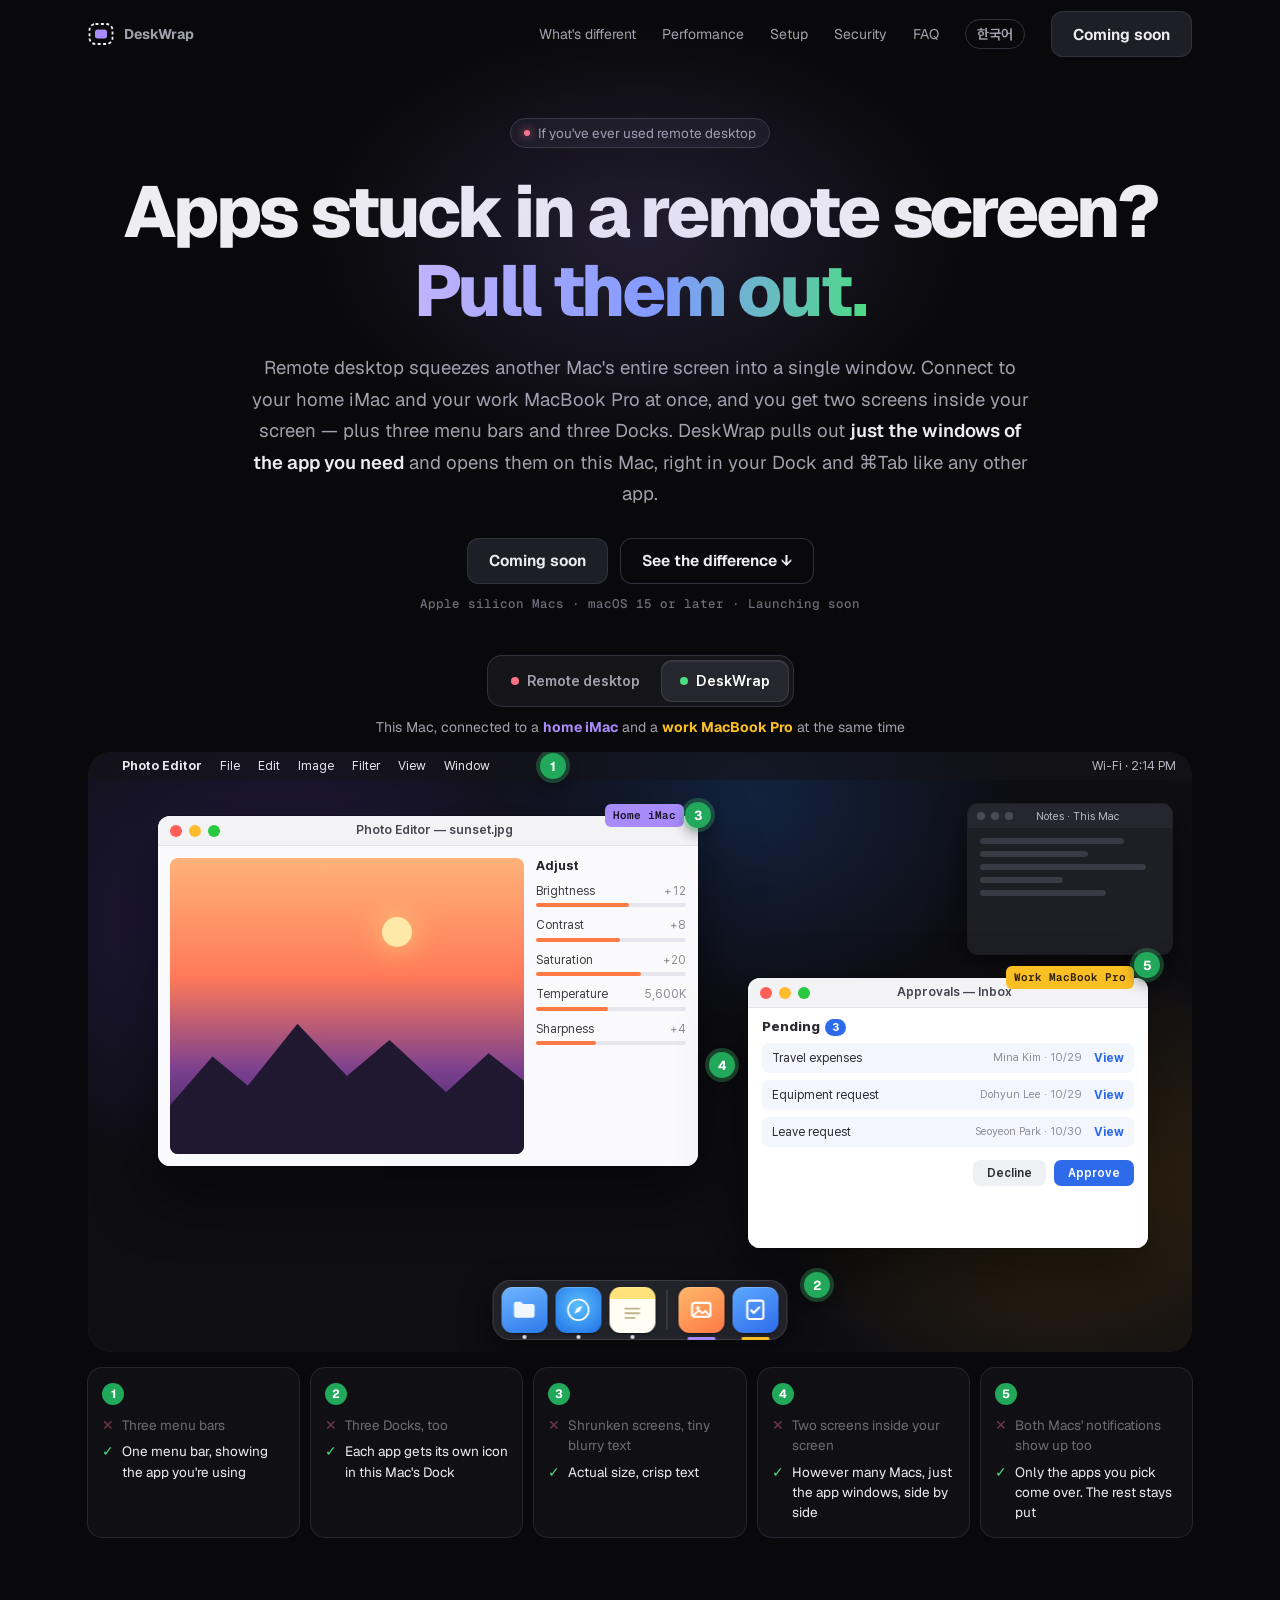
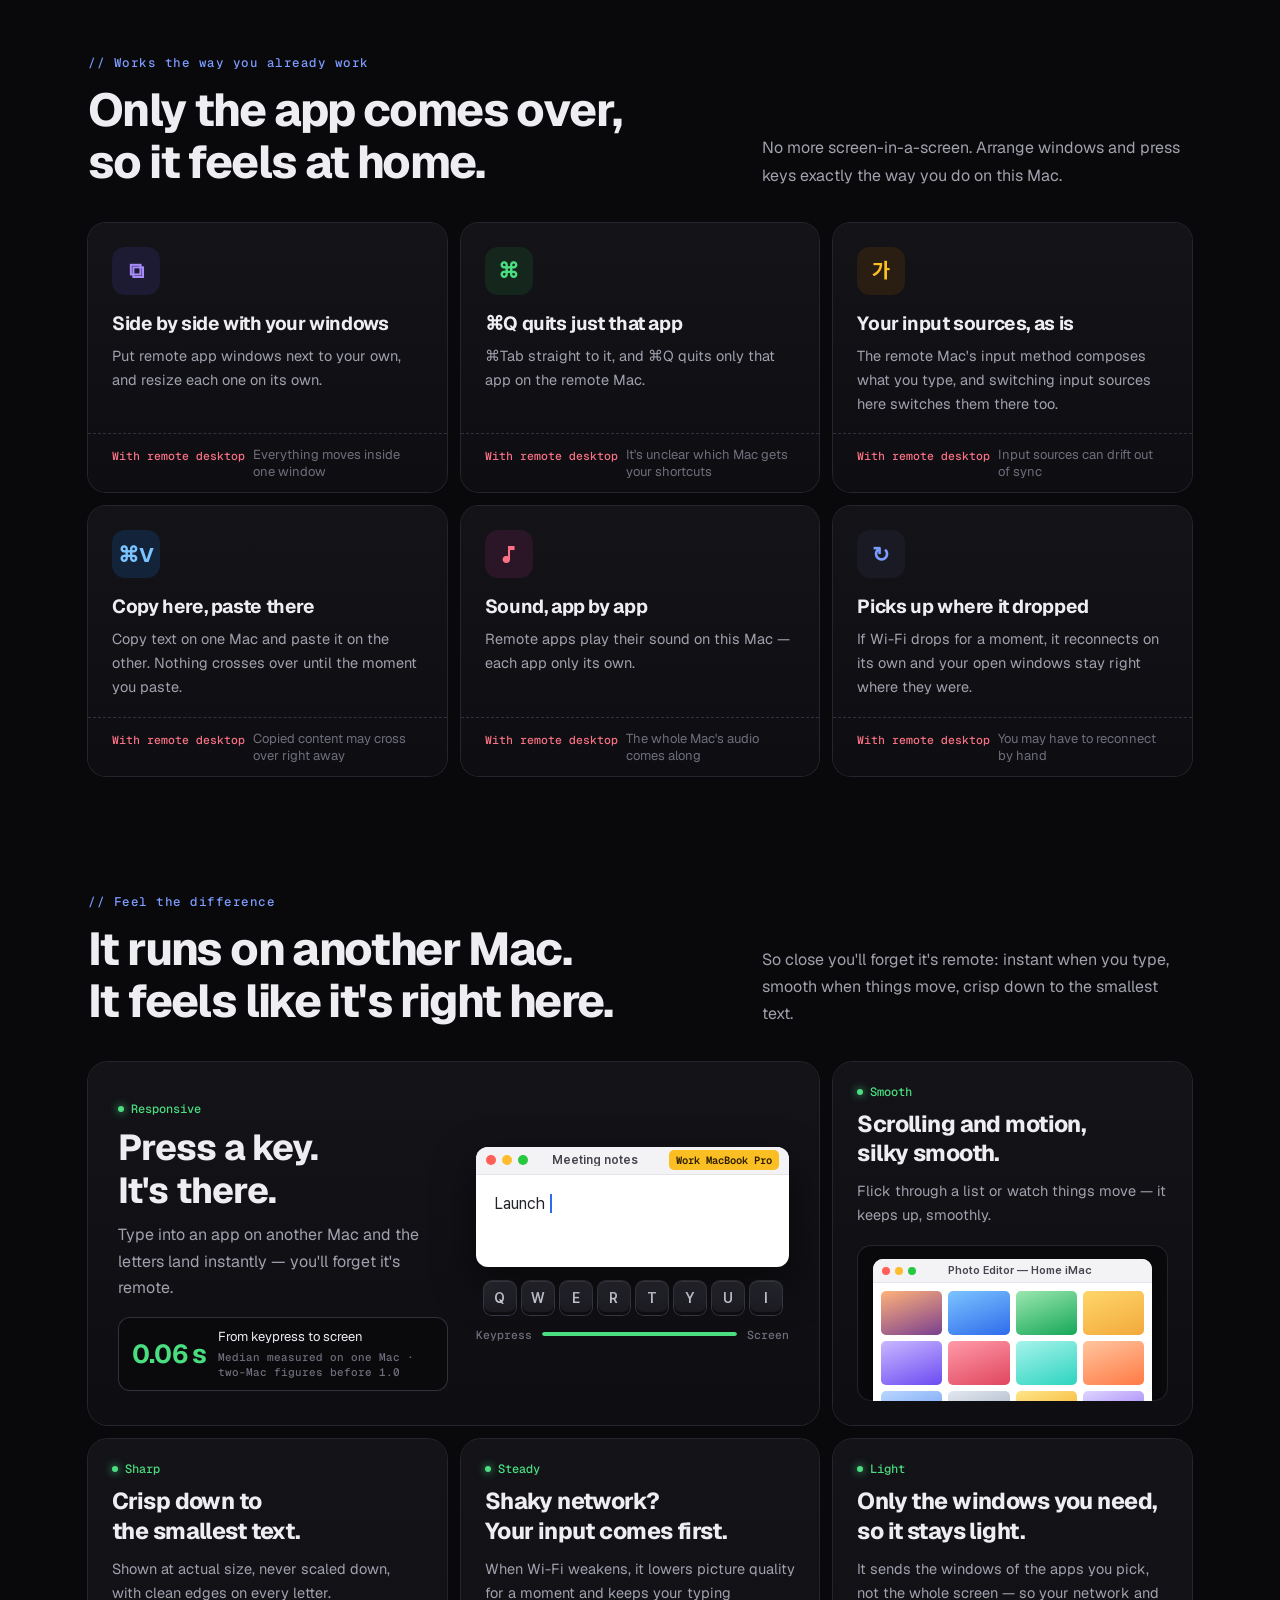
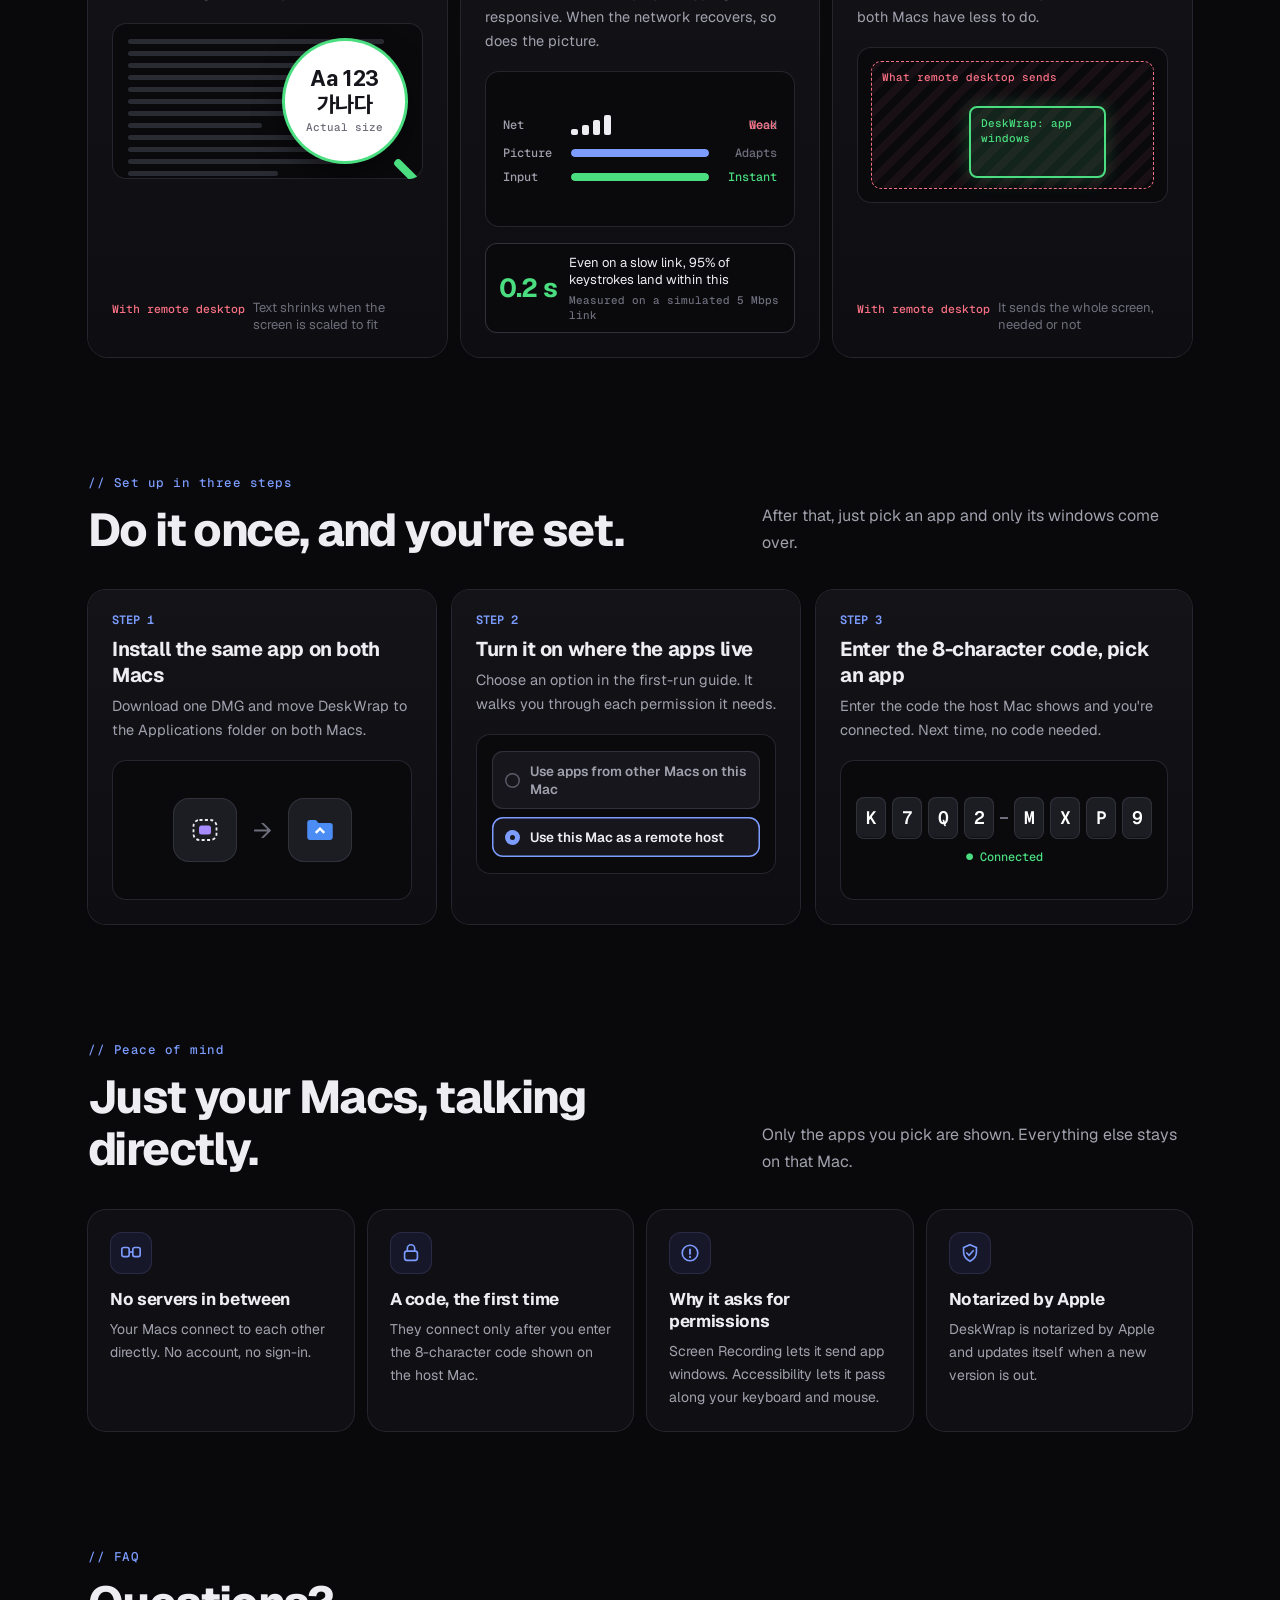
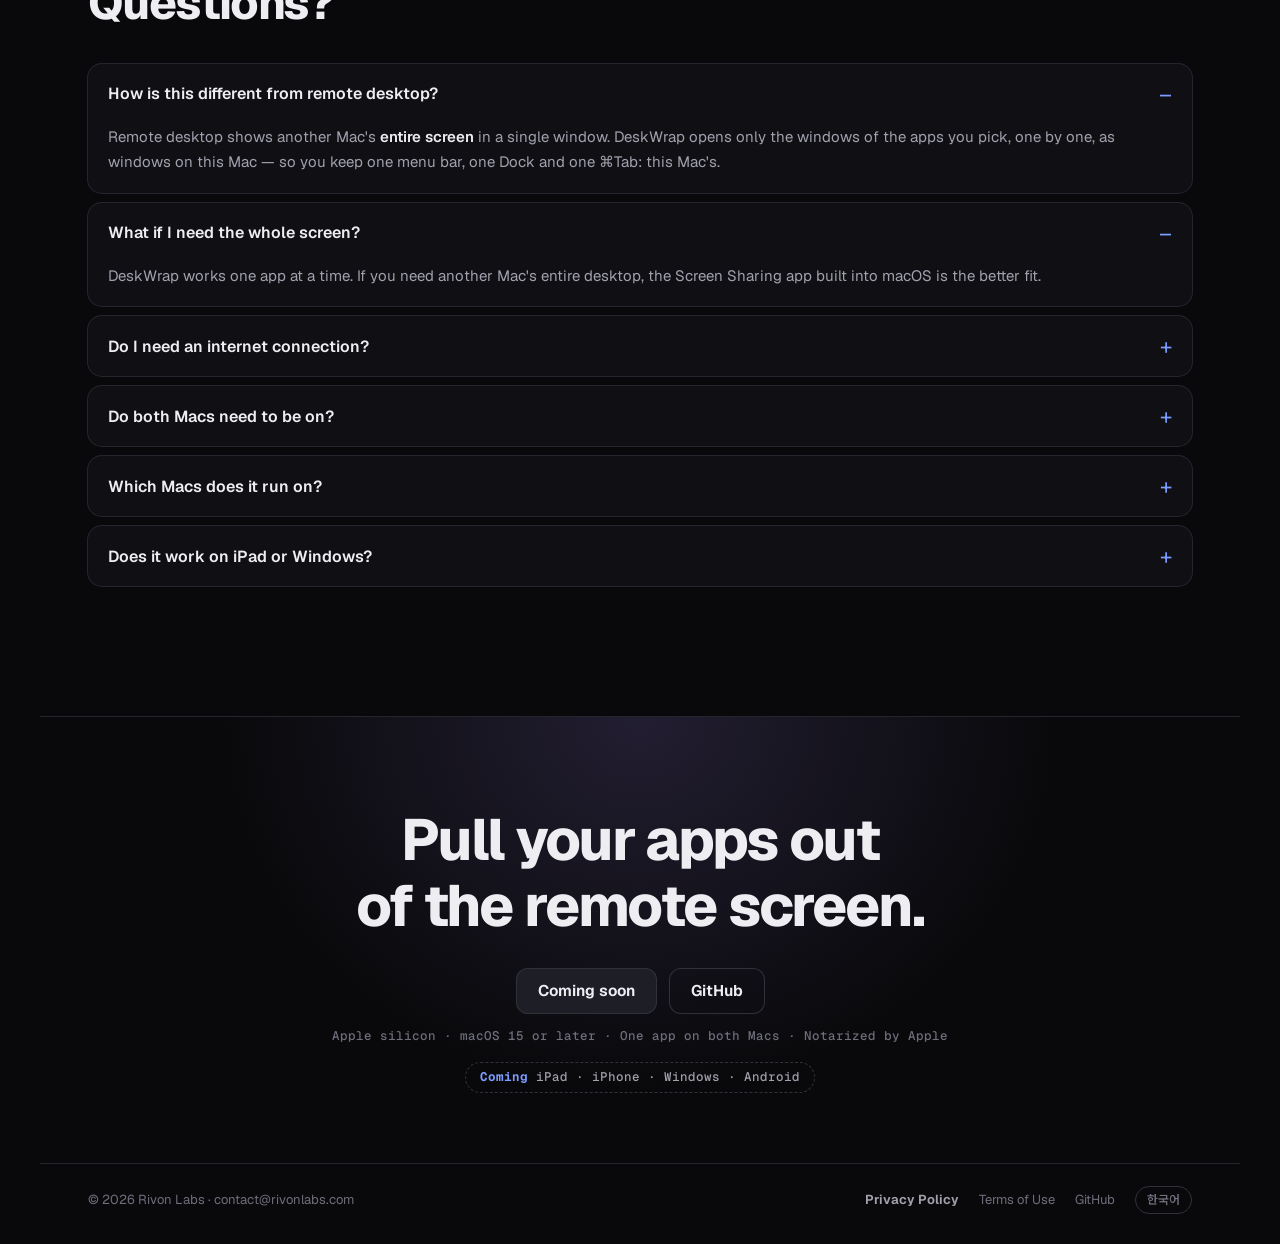
<file: index.html>
<!doctype html><html lang=ko><head><meta name=generator content="Hugo 0.165.0"><meta charset=utf-8><meta name=viewport content="width=device-width,initial-scale=1"><title>DeskWrap — 원격 화면에 갇힌 앱, 꺼내서 쓰세요</title><meta name=description content="DeskWrap은 다른 Mac에서 도는 앱의 창만 이 Mac에 띄워, Dock·⌘Tab·메뉴 막대까지 이 Mac의 앱처럼 쓰게 해 줘요."><meta name=theme-color content="#09090B"><meta name=color-scheme content="dark"><link rel=canonical href=https://deskwrap.rivonlabs.com/><link rel=alternate hreflang=ko href=https://deskwrap.rivonlabs.com/><link rel=alternate hreflang=en href=https://deskwrap.rivonlabs.com/en/><link rel=alternate hreflang=x-default href=https://deskwrap.rivonlabs.com/en/><meta property="og:type" content="website"><meta property="og:site_name" content="DeskWrap"><meta property="og:title" content="DeskWrap — 원격 화면에 갇힌 앱, 꺼내서 쓰세요"><meta property="og:description" content="DeskWrap은 다른 Mac에서 도는 앱의 창만 이 Mac에 띄워, Dock·⌘Tab·메뉴 막대까지 이 Mac의 앱처럼 쓰게 해 줘요."><meta property="og:url" content="https://deskwrap.rivonlabs.com/"><meta property="og:locale" content="ko_KR"><meta property="og:image" content="https://deskwrap.rivonlabs.com/og-ko.png"><meta name=twitter:card content="summary_large_image"><link rel=icon href=https://deskwrap.rivonlabs.com/favicon.svg type=image/svg+xml><link rel=preload href=/fonts/geist/Geist-Variable.woff2 as=font type=font/woff2 crossorigin><link rel=stylesheet href=/fonts/pretendard/pretendardvariable-dynamic-subset.css><link rel=stylesheet href=/css/site.min.674baa83832517692797e05aad3c0c0b1f22ad5b0e653a2306204445308cfd31.css integrity="sha256-Z0uqg4MlF2knl+BarTwMCx8irVsOZTojBiBERTCM/TE="><script>(function(){try{var e,t,n,s=function(){window.dwLangRedirect=!0,location.replace("/en/")},o=localStorage.getItem("dw-lang");if(o==="ko")return;if(o==="en"){s();return}for(t=navigator.languages||[navigator.language||""],e=0;e<t.length;e++){if(n=String(t[e]).toLowerCase(),n.indexOf("ko")===0)return;if(n.indexOf("en")===0)break}s()}catch{}})()</script><script data-analytics>(function(){var e,t="G-4S7B88M9LJ",s="deskwrap.rivonlabs.com",n=navigator.doNotTrack||window.doNotTrack||navigator.msDoNotTrack;if(n=="1"||n=="yes"||location.hostname!==s||window.dwLangRedirect)return;window.dataLayer=window.dataLayer||[],window.gtag=function(){dataLayer.push(arguments)},gtag("js",new Date),gtag("config",t),e=document.createElement("script"),e.async=!0,e.src="https://www.googletagmanager.com/gtag/js?id="+t,document.head.appendChild(e)})()</script></head><body><div class=E><header class=nav><a class=brand href=/ style=text-decoration:none><svg width="26" height="26" viewBox="0 0 26 26" aria-hidden="true"><rect x="1.5" y="3" width="23" height="20" rx="6" fill="none" stroke="#EDEDF2" stroke-width="1.8" stroke-dasharray="3 2.4"/><rect x="7" y="8.5" width="12" height="9" rx="2.5" fill="#A78BFA"/></svg>
DeskWrap</a><div class=sp></div><nav class=links aria-label=DeskWrap><a href=#diff>무엇이 다른가</a><a href=#perf>성능</a><a href=#setup>쓰는 법</a><a href=#safe>안심</a><a href=#faq>자주 묻는 질문</a></nav><a class=lang href=/en/ hreflang=en lang=en data-lang=en title="English로 보기">EN</a>
<span class="btn is-soon" aria-disabled=true>곧 출시돼요</span></header><section class=hero id=diff><span class=pill><i></i>원격 데스크톱을 써 봤다면</span><h1>원격 화면에 갇힌 앱,<br><em>꺼내서 쓰세요.</em></h1><p class=lede>원격 데스크톱은 다른 Mac의 화면을 창 하나에 통째로 담아요. 집 iMac과 회사 MacBook Pro에 함께 붙으면 화면 속 화면이 둘, 메뉴 막대와 Dock은 셋이 되죠. DeskWrap은 <b>쓰려는 앱의 창만</b> 꺼내 이 Mac에 띄워요. Dock에도, ⌘Tab에도 이 Mac의 앱처럼요.</p><div class=cta><span class="btn is-soon" aria-disabled=true>곧 출시돼요</span><a class="btn ghost" href=#stage-anchor>차이 바꿔 보기 ↓</a></div><div class=meta>Apple 칩 Mac · macOS 15 이상 · 출시 준비 중이에요</div><div class=toggle id=tog role=group aria-label="원격 데스크톱 / DeskWrap"><button type=button data-m=rd aria-pressed=true><i style=background:var(--bad)></i>원격 데스크톱</button><button type=button data-m=dw aria-pressed=false><i style=background:var(--fix)></i>DeskWrap</button></div><p class=cap2 id=stage-anchor>지금 쓰는 Mac에서 <b class=c-home>집 iMac</b>과 <b class=c-work>회사 MacBook Pro</b>에 함께 연결했을 때</p><div class=stage-fit><div class="stage rd" id=stage aria-hidden=true><div class=mb><span></span>
<span class="set rd-only"><b>원격 데스크톱</b><span>파일</span><span>편집</span><span>보기</span><span>윈도우</span><span>도움말</span></span>
<span class="set dw-only"><b>사진 보정</b><span>파일</span><span>편집</span><span>이미지</span><span>필터</span><span>보기</span><span>윈도우</span></span>
<span class=r>Wi-Fi · 오후 2:14</span></div><div class=lwin><div class=tb><i></i><i></i><i></i><span>메모 · 이 Mac</span></div><div class=bd><i style=width:80%></i><i style=width:60%></i><i style=width:92%></i><i style=width:46%></i><i style=width:70%></i></div></div><div class="frame fa"><div class=tb><i></i><i></i><i></i><span>집 iMac — 원격 데스크톱</span></div><div class=rwall></div><div class=rmb><span></span><b>사진 보정</b><span>파일</span><span>편집</span><span>이미지</span><span>필터</span><span>보기</span><span style=margin-left:auto>오후 2:14</span></div><div class=notif><i></i><div><b>메시지</b>새 메시지 2개 · 지금</div></div><div class=rdock><i style=background:linear-gradient(160deg,#6FB5FF,#2D7BEA)></i><i style=background:linear-gradient(150deg,#FFB86B,#FF7A45)></i><i style=background:linear-gradient(180deg,#63E36F,#2DB83D)></i><i style=background:linear-gradient(150deg,#A88BFF,#6C4BF2)></i><i style=background:#ccc></i></div></div><div class="frame fb"><div class=tb><i></i><i></i><i></i><span>회사 MacBook Pro — 원격 데스크톱</span></div><div class=rwall></div><div class=rmb><span></span><b>회사 업무</b><span>파일</span><span>편집</span><span>결재</span><span>보기</span><span>윈도우</span><span style=margin-left:auto>오후 2:14</span></div><div class=notif><i class=cal></i><div><b>캘린더</b>오후 3시 주간 회의</div></div><div class=rdock><i style=background:linear-gradient(160deg,#6FB5FF,#2D7BEA)></i><i style=background:linear-gradient(150deg,#5DA9FF,#2E6BEB)></i><i style=background:linear-gradient(150deg,#43D17E,#16A757)></i><i style=background:linear-gradient(150deg,#FFD66B,#F2A93B)></i><i style=background:#ccc></i></div></div><div class="aw w1"><div class=clip><div class=tb><i></i><i></i><i></i><b>사진 보정 — 노을.jpg</b></div><div class=photo><div class=img></div><div class=ctl><div class=h>조정</div><div><span>밝기<em>+12</em></span><u style=--v:62%></u></div><div><span>대비<em>+8</em></span><u style=--v:56%></u></div><div><span>채도<em>+20</em></span><u style=--v:70%></u></div><div><span>색온도<em>5,600K</em></span><u style=--v:48%></u></div><div><span>선명도<em>+4</em></span><u style=--v:40%></u></div></div></div></div><span class=otag>집 iMac</span></div><div class="aw w2"><div class=clip><div class=tb><i></i><i></i><i></i><b>회사 업무 — 결재함</b></div><div class=work><div class=h>결재 대기<em>3</em></div><div class=row><span>출장비 정산</span><span class=who>김민지 · 10/29</span><b>보기</b></div><div class=row><span>장비 구매 요청</span><span class=who>이도현 · 10/29</span><b>보기</b></div><div class=row><span>휴가 신청</span><span class=who>박서연 · 10/30</span><b>보기</b></div><div class=btns><span>반려</span><span class=ok>승인</span></div></div></div><span class="otag o2">회사 MacBook Pro</span></div><div class=dock><div class="di i-fold"><svg viewBox="0 0 24 24"><path d="M3 7a2 2 0 012-2h4l2 2h8a2 2 0 012 2v8a2 2 0 01-2 2H5a2 2 0 01-2-2z" fill="#fff" opacity=".92"/></svg><span class=d></span></div><div class="di i-web"><svg viewBox="0 0 24 24"><circle cx="12" cy="12" r="9" fill="none" stroke="#fff" stroke-width="1.4"/><path d="M15.5 8.5l-2.2 4.8-4.8 2.2 2.2-4.8z" fill="#fff"/></svg><span class=d></span></div><div class="di i-memo"><svg viewBox="0 0 24 24"><path d="M6 11h12M6 15h12M6 19h8" stroke="#bfb48e" stroke-width="1.6" stroke-linecap="round"/></svg><span class=d></span></div><div class=sep></div><div class="di i-rdv rd-only"><svg viewBox="0 0 24 24"><rect x="3" y="4.5" width="18" height="12" rx="2" fill="none" stroke="#fff" stroke-width="1.6"/><rect x="6" y="7.5" width="12" height="6" rx="1" fill="#A78BFA"/><path d="M9 20h6m-3-3.5V20" stroke="#fff" stroke-width="1.6" stroke-linecap="round"/></svg><span class=d></span></div><div class="di i-photo dw-only"><svg viewBox="0 0 24 24"><rect x="4" y="6" width="16" height="12" rx="2" fill="none" stroke="#fff" stroke-width="1.8"/><circle cx="9" cy="10.5" r="1.6" fill="#fff"/><path d="M5 17l5-4.5 3 2.5 2.5-2 3.5 4" stroke="#fff" stroke-width="1.6" fill="none" stroke-linejoin="round"/></svg><u style=background:var(--home)></u></div><div class="di i-work dw-only"><svg viewBox="0 0 24 24"><rect x="5" y="4" width="14" height="16" rx="2" fill="none" stroke="#fff" stroke-width="1.8"/><path d="M8.5 12.5l2.2 2.2 4.6-4.8" stroke="#fff" stroke-width="1.9" fill="none" stroke-linecap="round" stroke-linejoin="round"/></svg><u style=background:var(--work)></u></div></div><span class="mk m1">1</span><span class="mk m2">2</span><span class="mk m3">3</span><span class="mk m4">4</span><span class="mk m5">5</span></div></div><div class="pairs rd" id=pairs><div class=pr><span class=no>1</span><div class=b><span>메뉴 막대가 세 개</span></div><div class=g><span>메뉴 막대는 하나, 지금 쓰는 앱의 메뉴로</span></div></div><div class=pr><span class=no>2</span><div class=b><span>Dock도 세 개</span></div><div class=g><span>이 Mac Dock에 앱마다 아이콘</span></div></div><div class=pr><span class=no>3</span><div class=b><span>창이 줄어 글자가 작고 흐려요</span></div><div class=g><span>원래 크기, 또렷한 글자</span></div></div><div class=pr><span class=no>4</span><div class=b><span>화면 속 화면이 두 개</span></div><div class=g><span>Mac이 몇 대든 앱 창만 나란히</span></div></div><div class=pr><span class=no>5</span><div class=b><span>두 Mac의 알림까지 다 보여요</span></div><div class=g><span>고른 앱만 와요. 나머지는 각 Mac에</span></div></div></div></section><section class=sec><div class=sh><div><div class=eyebrow>// 원래 쓰던 그대로예요</div><h2>앱만 오니까,<br>이 Mac처럼 써요.</h2></div><p class=sd>화면 하나에 갇혀 있지 않으니, 이 Mac에서 하던 대로 창을 놓고 키를 누르면 돼요.</p></div><div class=feel><div class=fe><div class=g style=background:#1d1a33;color:var(--imac) aria-hidden=true>⧉</div><h4>이 Mac의 창들과 나란히</h4><p>원격 앱 창을 이 Mac의 창 옆에 두고, 크기도 창마다 따로 조절해요.</p><div class=was><em>원격 데스크톱에선</em>창 하나 안에서만 움직여요</div></div><div class=fe><div class=g style=background:#15261c;color:var(--fix) aria-hidden=true>⌘</div><h4>⌘Q는 그 앱만 꺼요</h4><p>⌘Tab으로 바로 가고, ⌘Q를 누르면 원격 Mac에서 그 앱만 꺼져요.</p><div class=was><em>원격 데스크톱에선</em>단축키가 어느 Mac으로 갈지 헷갈려요</div></div><div class=fe><div class=g style=background:#2a1d12;color:var(--mini) aria-hidden=true>가</div><h4>한글도 그대로 쳐요</h4><p>원격 Mac의 입력기가 글자를 만들어요. 한/영을 바꾸면 원격도 따라 바뀌어요.</p><div class=was><em>원격 데스크톱에선</em>입력 소스가 어긋나기도 해요</div></div><div class=fe><div class=g style=background:#12233a;color:#7cc4ff aria-hidden=true>⌘V</div><h4>복사해서 붙여넣어요</h4><p>두 Mac 사이에서 글을 복사해 붙여넣어요. 복사만 해서는 넘어가지 않고, 붙여넣는 순간에만 가져와요.</p><div class=was><em>원격 데스크톱에선</em>복사한 내용이 바로 넘어가기도 해요</div></div><div class=fe><div class=g style=background:#2a1626;color:var(--bad) aria-hidden=true>♪</div><h4>소리도 앱마다</h4><p>원격 앱의 소리가 이 Mac에서 나요. 앱마다 그 앱 소리만요.</p><div class=was><em>원격 데스크톱에선</em>그 Mac의 소리가 한꺼번에 와요</div></div><div class=fe><div class=g style=background:#1a1a24;color:var(--go) aria-hidden=true>↻</div><h4>끊겨도 그 자리에</h4><p>와이파이가 잠깐 끊겨도 저절로 다시 이어져요. 열어 둔 창은 그대로예요.</p><div class=was><em>원격 데스크톱에선</em>다시 접속해야 하기도 해요</div></div></div></section><section class=sec id=perf><div class=sh><div><div class=eyebrow>// 써 보면 달라요</div><h2>멀리 있는 앱인데,<br>바로 옆에 있는 것처럼.</h2></div><p class=sd>다른 Mac에서 돌고 있다는 걸 잊을 만큼. 누르면 바로, 움직이면 부드럽게, 글자는 또렷하게.</p></div><div class=pf><div class="pf-t big"><div><div class=pf-k>반응이 빨라요</div><h3>누르는 순간,<br>바로.</h3><p>다른 Mac의 앱인데도 타자를 치면 바로 찍혀요. 원격이라는 걸 잊을 만큼요.</p><div class=pf-chip><b>0.06초</b><span>키를 누르고 화면에 보이기까지</span><small>같은 Mac에서 잰 중앙값 · 두 Mac 값은 1.0 전에 공개</small></div></div><div class=pf-type aria-hidden=true><div class=pf-doc><div class=pf-doc-tb><i></i><i></i><i></i><b>회의록</b><span class=pf-tag>회사 MacBook Pro</span></div><div class=pf-doc-bd><span id=pfText>다음 주 출시 일정 확정. 발표는 목요일 오후 2시.</span><i class=pf-caret></i></div></div><div class=pf-keys id=pfKeys><b>ㅂ</b><b>ㅈ</b><b>ㄷ</b><b>ㄱ</b><b>ㅅ</b><b>ㅛ</b><b>ㅕ</b><b>ㅑ</b></div><div class=pf-lat><span>키 누름</span><i><u id=pfBar></u></i><span>화면</span></div></div></div><div class=pf-t><div class=pf-k>부드러워요</div><h3>스크롤도 움직임도,<br>매끄럽게.</h3><p>목록을 넘겨도, 화면이 움직여도 매끄럽게 따라와요.</p><div class=pf-vis aria-hidden=true><div class=pf-sw><div class=pf-sw-tb><i></i><i></i><i></i><b>사진 보정 — 집 iMac</b></div><div class=pf-strip><i style=background:linear-gradient(160deg,#FFB27A,#7A3F8F)></i><i style=background:linear-gradient(160deg,#7CC4FF,#2E6BEB)></i><i style=background:linear-gradient(160deg,#9BE7B0,#16A757)></i><i style=background:linear-gradient(160deg,#FFD66B,#F2A93B)></i><i style=background:linear-gradient(160deg,#C9B8FF,#6C4BF2)></i><i style=background:linear-gradient(160deg,#FF9AA8,#E0465E)></i><i style=background:linear-gradient(160deg,#A7F3EC,#2DD4BF)></i><i style=background:linear-gradient(160deg,#FFC59E,#FF7A45)></i><i style=background:linear-gradient(160deg,#B9D7FF,#5B8DEF)></i><i style=background:linear-gradient(160deg,#E2E8F0,#94A3B8)></i><i style=background:linear-gradient(160deg,#FDE68A,#F59E0B)></i><i style=background:linear-gradient(160deg,#DDD6FE,#8B5CF6)></i><i style=background:linear-gradient(160deg,#FFB27A,#7A3F8F)></i><i style=background:linear-gradient(160deg,#7CC4FF,#2E6BEB)></i><i style=background:linear-gradient(160deg,#9BE7B0,#16A757)></i><i style=background:linear-gradient(160deg,#FFD66B,#F2A93B)></i><i style=background:linear-gradient(160deg,#C9B8FF,#6C4BF2)></i><i style=background:linear-gradient(160deg,#FF9AA8,#E0465E)></i><i style=background:linear-gradient(160deg,#A7F3EC,#2DD4BF)></i><i style=background:linear-gradient(160deg,#FFC59E,#FF7A45)></i><i style=background:linear-gradient(160deg,#B9D7FF,#5B8DEF)></i><i style=background:linear-gradient(160deg,#E2E8F0,#94A3B8)></i><i style=background:linear-gradient(160deg,#FDE68A,#F59E0B)></i><i style=background:linear-gradient(160deg,#DDD6FE,#8B5CF6)></i></div></div></div></div><div class=pf-t><div class=pf-k>또렷해요</div><h3>작은 글자까지<br>또렷하게.</h3><p>화면을 줄이지 않고 원래 크기로, 글자 가장자리도 번지지 않게 보여 줘요.</p><div class=pf-vis aria-hidden=true><div class=pf-para><i style=width:92%></i><i style=width:74%></i><i style=width:88%></i><i style=width:60%></i><i style=width:95%></i><i style=width:70%></i><i style=width:82%></i><i style=width:48%></i><i style=width:90%></i><i style=width:66%></i><i style=width:78%></i><i style=width:54%></i></div><div class=pf-lens><div>가나다<br>Aa 123<small>원래 크기</small></div></div></div><div class=pf-was><em>원격 데스크톱에선</em>창에 맞춰 줄이면 글자가 작아져요</div></div><div class=pf-t><div class=pf-k>흔들려도 반응해요</div><h3>망이 흔들려도,<br>손이 먼저.</h3><p>와이파이가 약해지면 화질을 잠깐 낮추고 입력부터 챙겨요. 망이 돌아오면 화질도 돌아와요.</p><div class="pf-vis pf-net" aria-hidden=true><div class=pf-row><span>망</span><div class=pf-wifi><i></i><i></i><i></i><i></i></div><em class=pf-st><span class=a>좋음</span><span class=b>약함</span></em></div><div class=pf-row><span>화질</span><div class=pf-meter><u></u></div><em>맞춤</em></div><div class=pf-row><span>입력</span><div class="pf-meter in"><u></u></div><em class=ok>바로</em></div></div><div class=pf-chip><b>0.2초</b><span>느린 망에서도 키 입력 95%가 이 안에</span><small>흉내 낸 5Mbps 망에서 잰 값</small></div></div><div class=pf-t><div class=pf-k>가벼워요</div><h3>필요한 창만 보내니,<br>가볍게.</h3><p>화면 전체가 아니라 고른 앱의 창만 보내요. 그만큼 망도, 두 Mac도 덜 바빠요.</p><div class=pf-vis aria-hidden=true><div class=pf-full><span>원격 데스크톱이 보내는 범위</span></div><div class=pf-app><span>DeskWrap: 앱 창만</span></div></div><div class=pf-was><em>원격 데스크톱에선</em>보이지 않아도 될 화면까지 보내요</div></div></div></section><section class=sec id=setup><div class=sh><div><div class=eyebrow>// 준비는 세 번이면 끝</div><h2>처음 한 번만 해 두면 돼요.</h2></div><p class=sd>그다음부터는 앱을 고르기만 하면 그 앱의 창만 와요.</p></div><div class=steps><div class=st><div class=n>STEP 1</div><h4>두 Mac에 같은 앱을 깔아요</h4><p>DMG 하나를 받아 두 Mac 모두 응용 프로그램 폴더로 옮겨요.</p><div class=ui aria-hidden=true><div class=dmg><div class=box><svg width="26" height="26" viewBox="0 0 26 26" aria-hidden="true"><rect x="1.5" y="3" width="23" height="20" rx="6" fill="none" stroke="#EDEDF2" stroke-width="1.8" stroke-dasharray="3 2.4"/><rect x="7" y="8.5" width="12" height="9" rx="2.5" fill="#A78BFA"/></svg></div><span class=ar>→</span><div class=box><svg width="34" height="34" viewBox="0 0 24 24"><path d="M3 7a2 2 0 012-2h4l2 2h8a2 2 0 012 2v8a2 2 0 01-2 2H5a2 2 0 01-2-2z" fill="#4C8DF5"/><path d="M9 14l3-3 3 3" stroke="#fff" stroke-width="1.6" fill="none"/></svg></div></div></div></div><div class=st><div class=n>STEP 2</div><h4>앱이 있는 Mac에서 켜요</h4><p>처음 열면 나오는 안내에서 고르기만 하면 돼요. 필요한 허용은 하나씩 알려 줘요.</p><div class=ui aria-hidden=true><div class=choice><div><i></i>이 Mac에서 다른 Mac의 앱 쓰기</div><div class=on><i></i>이 Mac을 원격 호스트로 쓰기</div></div></div></div><div class=st><div class=n>STEP 3</div><h4>8자 코드를 넣고, 앱을 골라요</h4><p>앱이 있는 Mac이 보여 주는 코드를 넣으면 이어져요. 다음부터는 코드 없이 바로요.</p><div class=ui aria-hidden=true><div class=code><b>K</b><b>7</b><b>Q</b><b>2</b><em></em><b>M</b><b>X</b><b>P</b><b>9</b></div><div class=codeok>● 이어졌어요</div></div></div></div></section><section class=sec id=safe><div class=sh><div><div class=eyebrow>// 안심하고 쓰세요</div><h2>내 Mac끼리만 이어져요.</h2></div><p class=sd>앱을 고른 만큼만 보여 주고, 나머지는 그 Mac에 그대로 둬요.</p></div><div class=safe><div class=sf><div class=ic><svg viewBox="0 0 24 24" aria-hidden="true"><rect x="2" y="6" width="8" height="10" rx="2" fill="none" stroke="#7C9CFF" stroke-width="1.8"/><rect x="14" y="6" width="8" height="10" rx="2" fill="none" stroke="#7C9CFF" stroke-width="1.8"/><path d="M10 11h4" stroke="#7C9CFF" stroke-width="1.8"/></svg></div><h4>중간에 서버가 없어요</h4><p>두 Mac이 바로 이어져요. 계정을 만들거나 로그인할 필요도 없어요.</p></div><div class=sf><div class=ic><svg viewBox="0 0 24 24" aria-hidden="true"><rect x="5" y="10" width="14" height="10" rx="2.5" fill="none" stroke="#7C9CFF" stroke-width="1.8"/><path d="M8 10V7a4 4 0 018 0v3" fill="none" stroke="#7C9CFF" stroke-width="1.8"/></svg></div><h4>처음엔 코드로 확인해요</h4><p>앱이 있는 Mac이 보여 주는 8자 코드를 넣어야만 이어져요.</p></div><div class=sf><div class=ic><svg viewBox="0 0 24 24" aria-hidden="true"><circle cx="12" cy="12" r="8.5" fill="none" stroke="#7C9CFF" stroke-width="1.8"/><path d="M12 8v5m0 3v.5" stroke="#7C9CFF" stroke-width="2" stroke-linecap="round"/></svg></div><h4>허용은 이럴 때 써요</h4><p>화면 기록은 앱 창을 보내려고, 손쉬운 사용은 키보드·마우스를 넣으려고 써요.</p></div><div class=sf><div class=ic><svg viewBox="0 0 24 24" aria-hidden="true"><path d="M12 3l7 3v5c0 4.5-3 8-7 10-4-2-7-5.5-7-10V6z" fill="none" stroke="#7C9CFF" stroke-width="1.8"/><path d="M8.5 12l2.5 2.5 4.5-5" fill="none" stroke="#7C9CFF" stroke-width="1.8" stroke-linecap="round"/></svg></div><h4>Apple이 확인한 앱이에요</h4><p>Apple 공증을 받았고, 새 판은 앱이 알아서 받아요.</p></div></div></section><section class=sec id=faq><div class=sh><div><div class=eyebrow>// 자주 묻는 질문</div><h2>궁금한 게 있나요?</h2></div></div><div class=faq><details open><summary>원격 데스크톱이랑 뭐가 달라요?</summary><p>원격 데스크톱은 다른 Mac의 <b>화면 전체</b>를 창 하나에 보여 줘요. DeskWrap은 고른 앱의 창만 하나씩 이 Mac의 창으로 띄워요. 그래서 메뉴 막대와 Dock, ⌘Tab도 이 Mac 것 하나만 써요.</p></details><details open><summary>화면 전체가 필요할 때는요?</summary><p>DeskWrap은 앱 단위로만 열어요. 다른 Mac의 바탕화면 전체를 봐야 한다면 macOS에 들어 있는 화면 공유가 더 잘 맞아요.</p></details><details><summary>인터넷이 꼭 있어야 해요?</summary><p>같은 와이파이면 돼요. 밖에서 쓰려면 Tailscale 같은 VPN으로 두 Mac을 이어 주세요.</p></details><details><summary>두 Mac 다 켜 둬야 해요?</summary><p>앱이 실제로 도는 Mac은 켜져 있어야 해요. 지금 쓰는 Mac에서는 창만 보여 줘요.</p></details><details><summary>어떤 Mac에서 돼요?</summary><p>Apple 칩(M1 이후)이 든 Mac이에요. 지금 쓰는 Mac은 macOS 15 이상, 앱이 도는 Mac은 macOS 15.2 이상이 필요해요.</p></details><details><summary>iPad나 Windows에서도 돼요?</summary><p>지금은 Mac에서만 써요. 다른 기기에서도 쓸 수 있게 준비하고 있어요.</p></details></div></section><section class=end><h2>다른 Mac의 앱,<br>이제 꺼내서 쓰세요.</h2><div class=cta><span class="btn is-soon" aria-disabled=true>곧 출시돼요</span><a class="btn ghost" href=https://github.com/powerumc/deskwrap.github.io>GitHub</a></div><div class=meta>Apple 칩 Mac · macOS 15 이상 · 두 Mac에 같은 앱 하나 · Apple 공증</div><span class=soon><b>준비 중</b> iPad · iPhone · Windows · Android</span></section><footer class=foot><span>© 2026 Rivon Labs · <a href=mailto:contact@rivonlabs.com title=문의>contact@rivonlabs.com</a></span>
<span class=sp></span><nav class=foot-links aria-label="사이트 정보"><a class=pp href=/privacy/>개인정보 처리방침</a>
<a href=/terms/>이용 약관</a>
<a href=https://github.com/powerumc/deskwrap.github.io>GitHub</a></nav><a class=lang href=/en/ hreflang=en lang=en data-lang=en title="English로 보기">EN</a></footer></div><script src=/js/site.min.c53f369c0d268b90578b0ef86316e626a56566dfb1e2c96fb5ab07098cf542e7.js integrity="sha256-xT82nA0mi5BXiw74YxbmJqVlZt+x4slvtasHCYz1Quc=" defer></script></body></html>
</file>
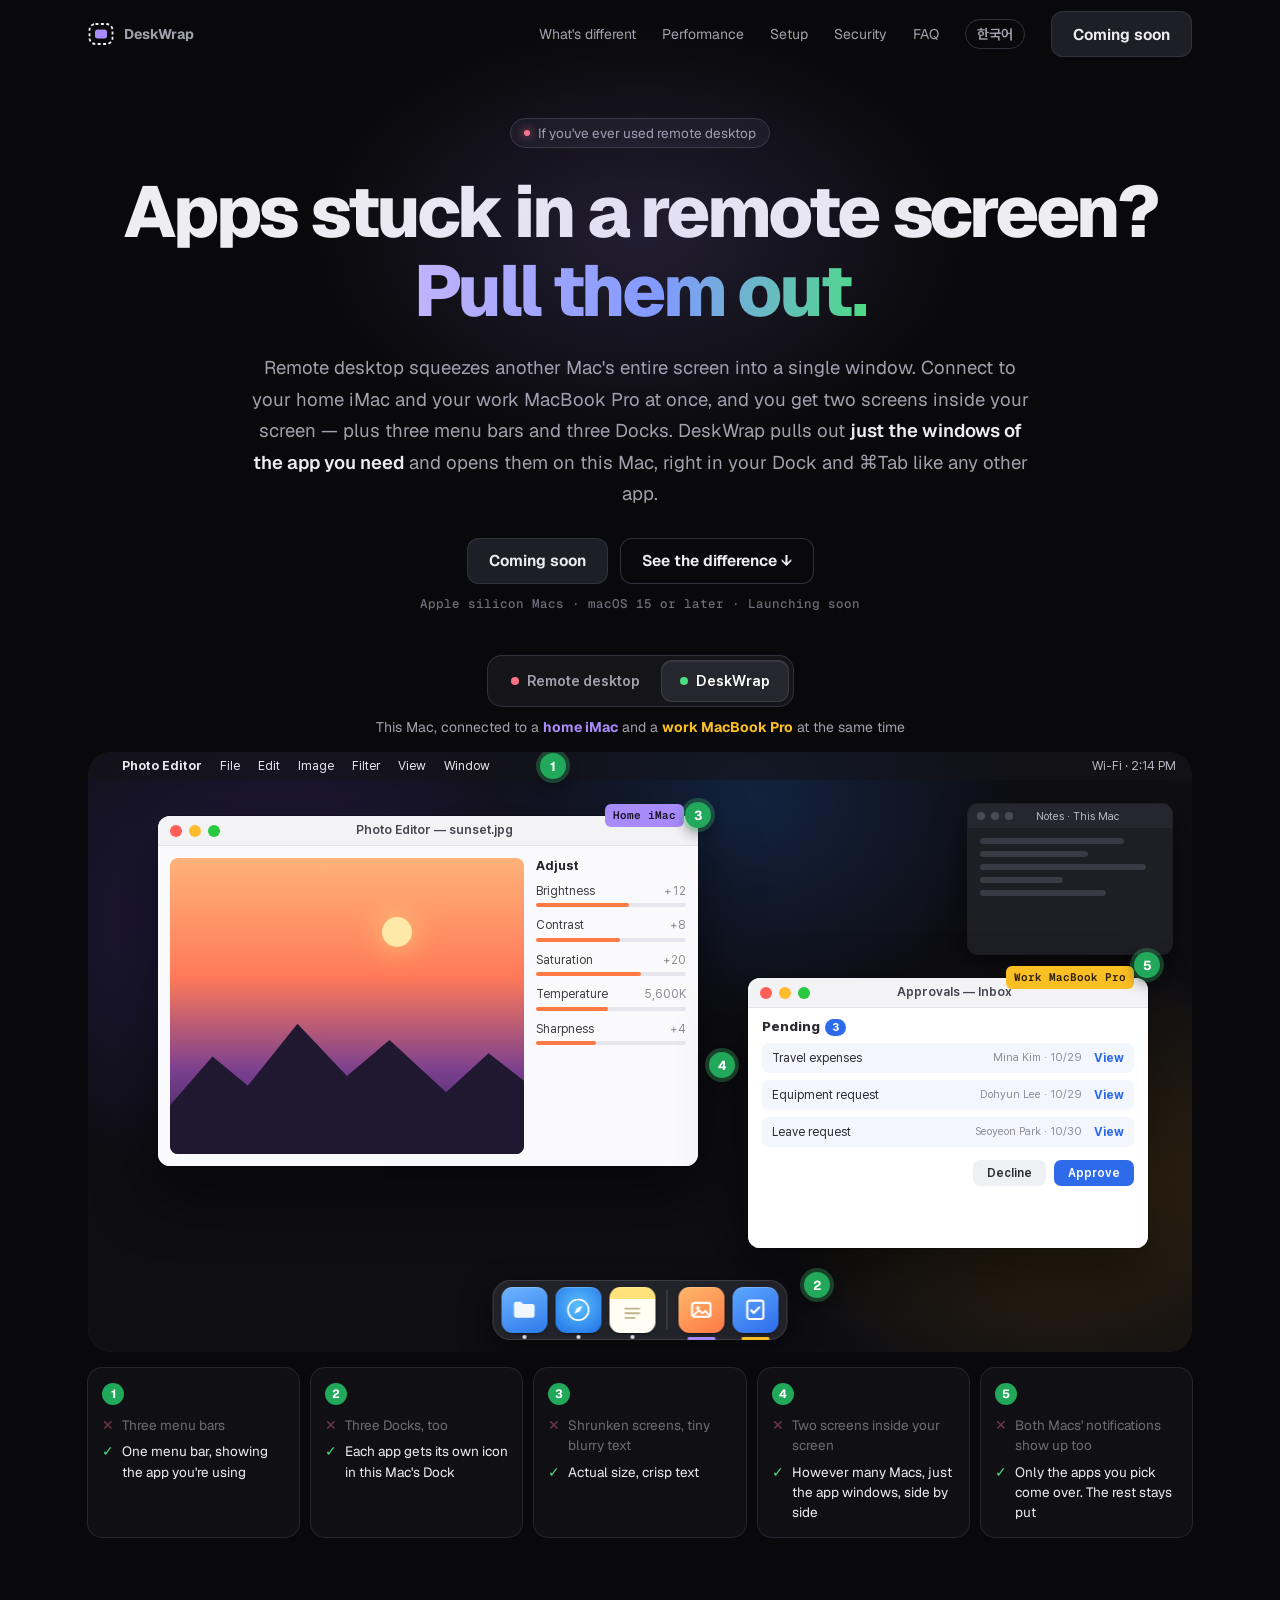
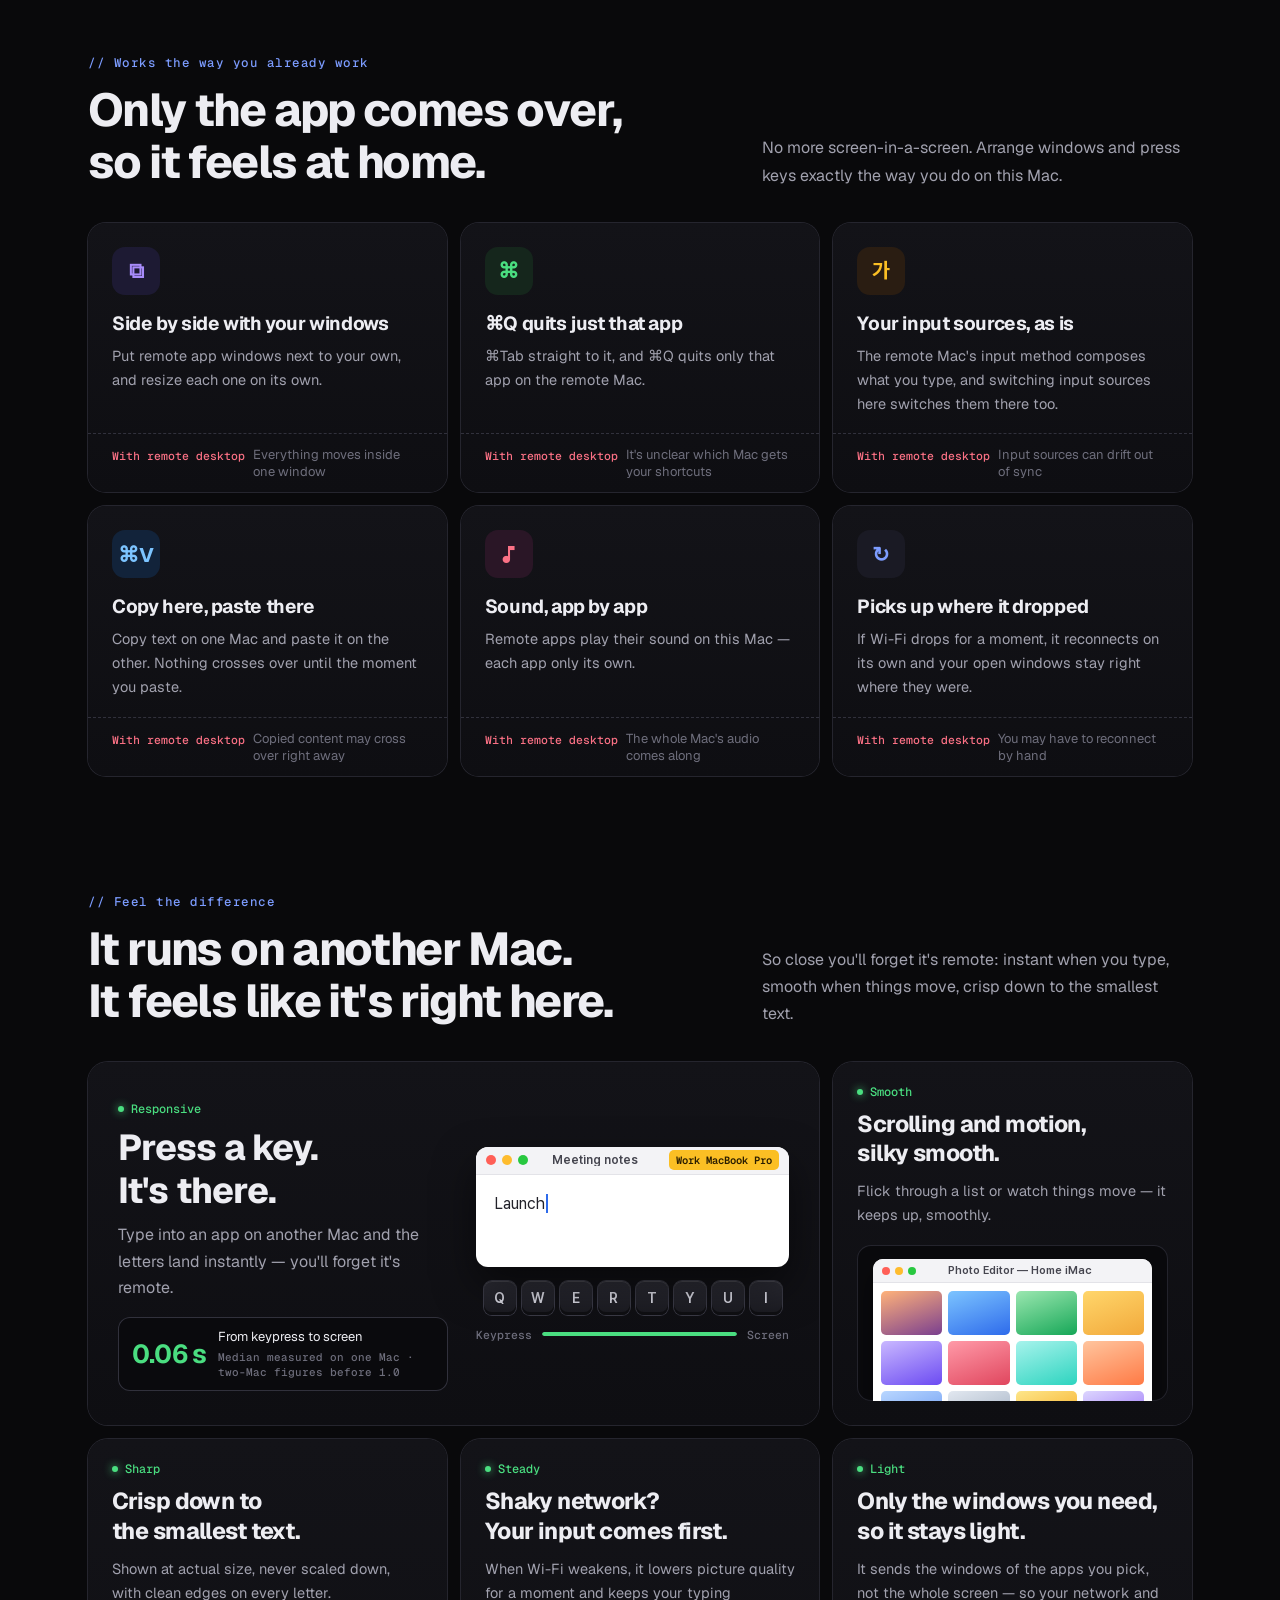
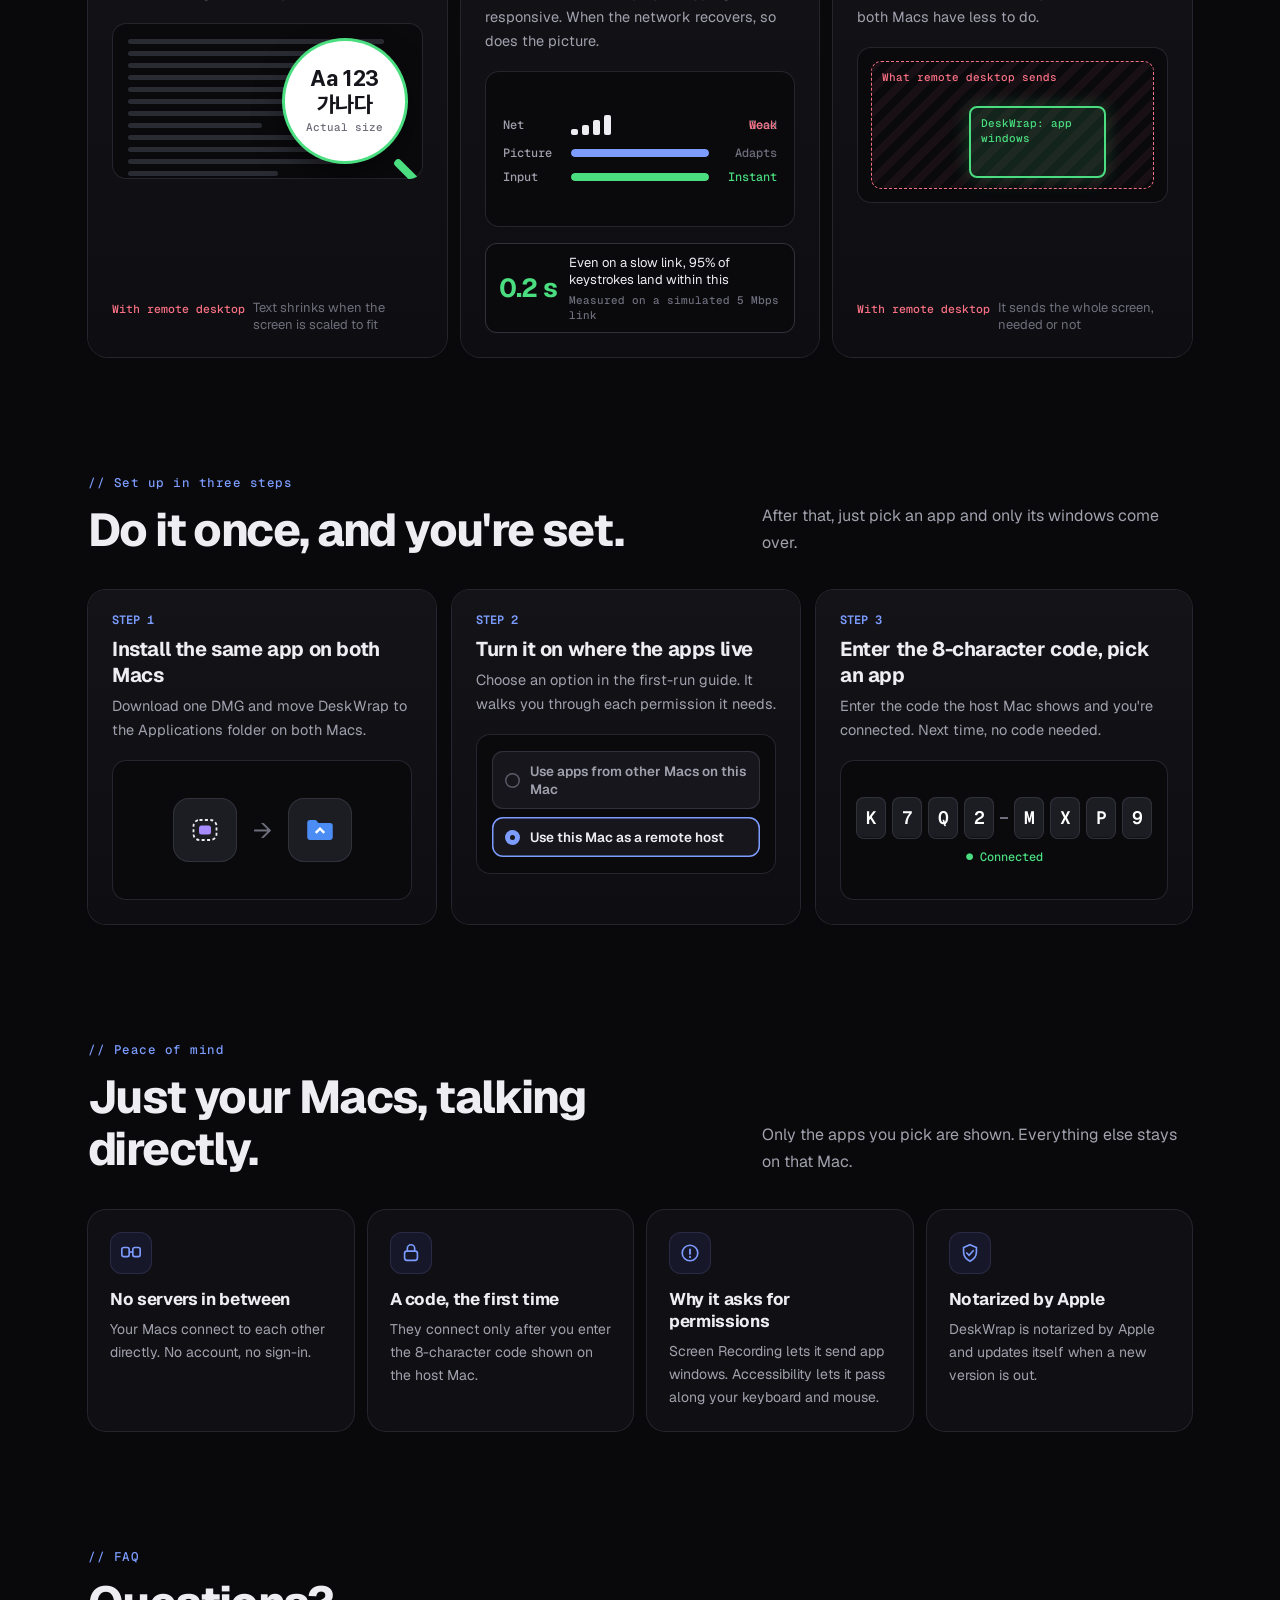
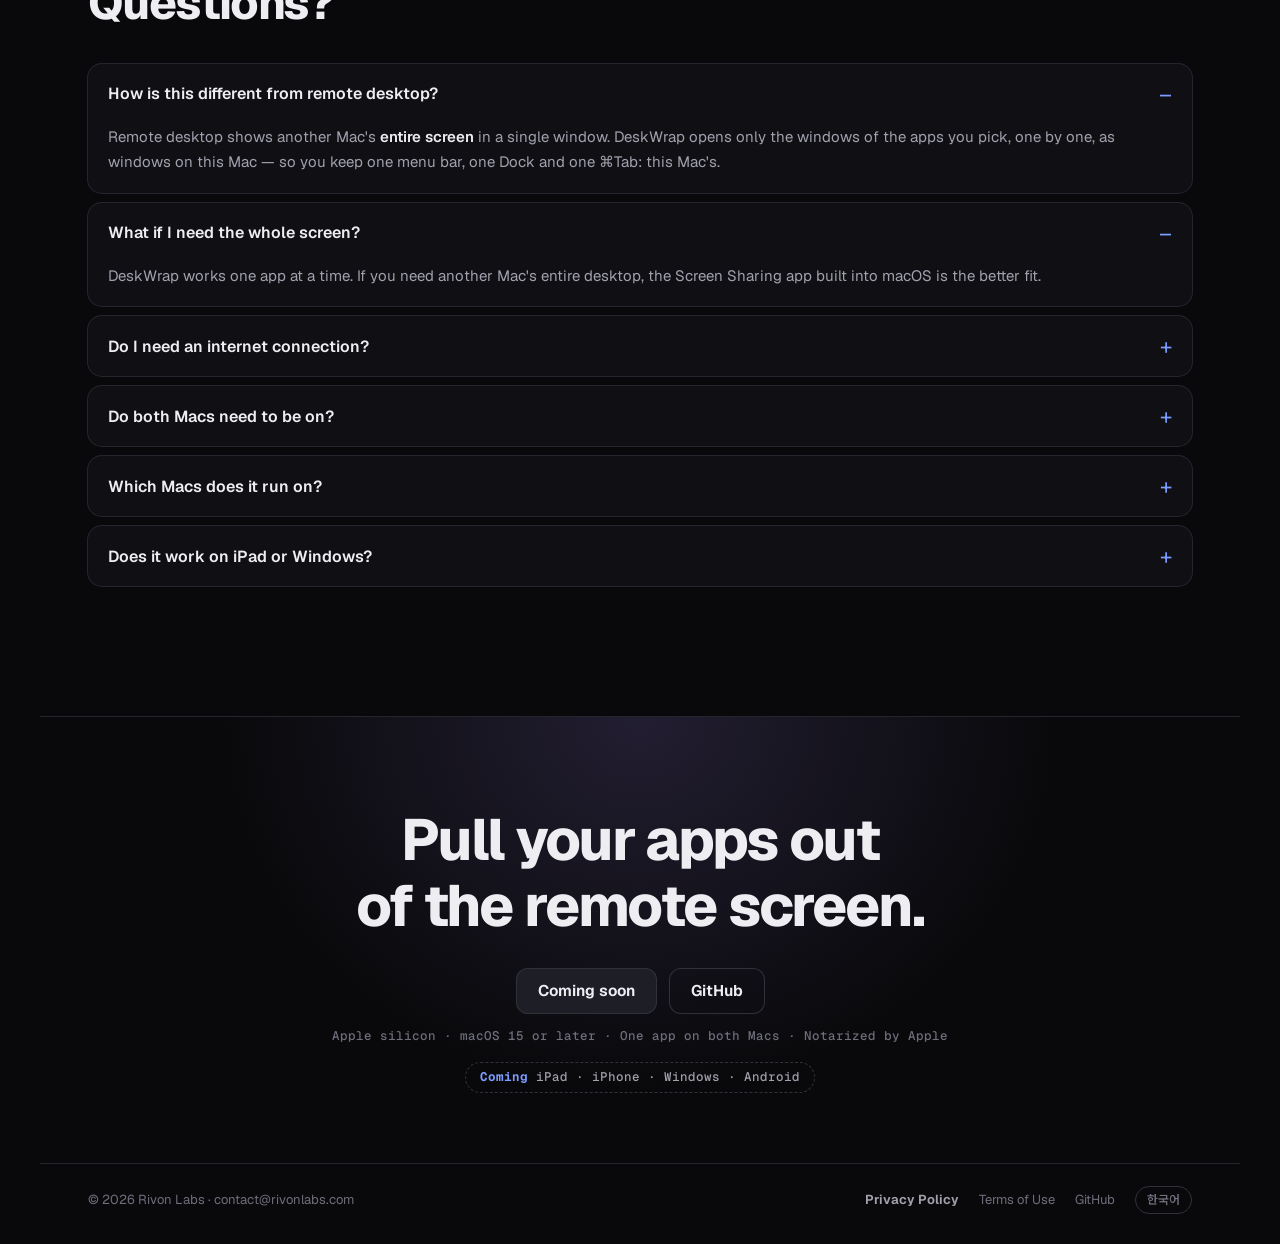
<file: en/index.html>
<!doctype html><html lang=en><head><meta name=generator content="Hugo 0.165.0"><meta charset=utf-8><meta name=viewport content="width=device-width,initial-scale=1"><title>DeskWrap — Pull your apps out of the remote screen</title><meta name=description content="DeskWrap brings just the app windows from your other Macs to the Mac in front of you, each with its own Dock icon, ⌘Tab entry and menu bar."><meta name=theme-color content="#09090B"><meta name=color-scheme content="dark"><link rel=canonical href=https://deskwrap.rivonlabs.com/en/><link rel=alternate hreflang=ko href=https://deskwrap.rivonlabs.com/><link rel=alternate hreflang=en href=https://deskwrap.rivonlabs.com/en/><link rel=alternate hreflang=x-default href=https://deskwrap.rivonlabs.com/en/><meta property="og:type" content="website"><meta property="og:site_name" content="DeskWrap"><meta property="og:title" content="DeskWrap — Pull your apps out of the remote screen"><meta property="og:description" content="DeskWrap brings just the app windows from your other Macs to the Mac in front of you, each with its own Dock icon, ⌘Tab entry and menu bar."><meta property="og:url" content="https://deskwrap.rivonlabs.com/en/"><meta property="og:locale" content="en_US"><meta property="og:image" content="https://deskwrap.rivonlabs.com/og-en.png"><meta name=twitter:card content="summary_large_image"><link rel=icon href=https://deskwrap.rivonlabs.com/favicon.svg type=image/svg+xml><link rel=preload href=/fonts/geist/Geist-Variable.woff2 as=font type=font/woff2 crossorigin><link rel=stylesheet href=/fonts/pretendard/pretendardvariable-dynamic-subset.css><link rel=stylesheet href=/css/site.min.674baa83832517692797e05aad3c0c0b1f22ad5b0e653a2306204445308cfd31.css integrity="sha256-Z0uqg4MlF2knl+BarTwMCx8irVsOZTojBiBERTCM/TE="><script data-analytics>(function(){var e,t="G-4S7B88M9LJ",s="deskwrap.rivonlabs.com",n=navigator.doNotTrack||window.doNotTrack||navigator.msDoNotTrack;if(n=="1"||n=="yes"||location.hostname!==s||window.dwLangRedirect)return;window.dataLayer=window.dataLayer||[],window.gtag=function(){dataLayer.push(arguments)},gtag("js",new Date),gtag("config",t),e=document.createElement("script"),e.async=!0,e.src="https://www.googletagmanager.com/gtag/js?id="+t,document.head.appendChild(e)})()</script></head><body><div class=E><header class=nav><a class=brand href=/en/ style=text-decoration:none><svg width="26" height="26" viewBox="0 0 26 26" aria-hidden="true"><rect x="1.5" y="3" width="23" height="20" rx="6" fill="none" stroke="#EDEDF2" stroke-width="1.8" stroke-dasharray="3 2.4"/><rect x="7" y="8.5" width="12" height="9" rx="2.5" fill="#A78BFA"/></svg>
DeskWrap</a><div class=sp></div><nav class=links aria-label=DeskWrap><a href=#diff>What's different</a><a href=#perf>Performance</a><a href=#setup>Setup</a><a href=#safe>Security</a><a href=#faq>FAQ</a></nav><a class=lang href=/ hreflang=ko lang=ko data-lang=ko title="한국어로 보기">한국어</a>
<span class="btn is-soon" aria-disabled=true>Coming soon</span></header><section class=hero id=diff><span class=pill><i></i>If you've ever used remote desktop</span><h1>Apps stuck in a remote screen?<br><em>Pull them out.</em></h1><p class=lede>Remote desktop squeezes another Mac's entire screen into a single window. Connect to your home iMac and your work MacBook Pro at once, and you get two screens inside your screen — plus three menu bars and three Docks. DeskWrap pulls out <b>just the windows of the app you need</b> and opens them on this Mac, right in your Dock and ⌘Tab like any other app.</p><div class=cta><span class="btn is-soon" aria-disabled=true>Coming soon</span><a class="btn ghost" href=#stage-anchor>See the difference ↓</a></div><div class=meta>Apple silicon Macs · macOS 15 or later · Launching soon</div><div class=toggle id=tog role=group aria-label="Remote desktop / DeskWrap"><button type=button data-m=rd aria-pressed=true><i style=background:var(--bad)></i>Remote desktop</button><button type=button data-m=dw aria-pressed=false><i style=background:var(--fix)></i>DeskWrap</button></div><p class=cap2 id=stage-anchor>This Mac, connected to a <b class=c-home>home iMac</b> and a <b class=c-work>work MacBook Pro</b> at the same time</p><div class=stage-fit><div class="stage rd" id=stage aria-hidden=true><div class=mb><span></span>
<span class="set rd-only"><b>Remote Desktop</b><span>File</span><span>Edit</span><span>View</span><span>Window</span><span>Help</span></span>
<span class="set dw-only"><b>Photo Editor</b><span>File</span><span>Edit</span><span>Image</span><span>Filter</span><span>View</span><span>Window</span></span>
<span class=r>Wi-Fi · 2:14 PM</span></div><div class=lwin><div class=tb><i></i><i></i><i></i><span>Notes · This Mac</span></div><div class=bd><i style=width:80%></i><i style=width:60%></i><i style=width:92%></i><i style=width:46%></i><i style=width:70%></i></div></div><div class="frame fa"><div class=tb><i></i><i></i><i></i><span>Home iMac — Remote Desktop</span></div><div class=rwall></div><div class=rmb><span></span><b>Photo Editor</b><span>File</span><span>Edit</span><span>Image</span><span>Filter</span><span>View</span><span style=margin-left:auto>2:14 PM</span></div><div class=notif><i></i><div><b>Messages</b>2 new messages · now</div></div><div class=rdock><i style=background:linear-gradient(160deg,#6FB5FF,#2D7BEA)></i><i style=background:linear-gradient(150deg,#FFB86B,#FF7A45)></i><i style=background:linear-gradient(180deg,#63E36F,#2DB83D)></i><i style=background:linear-gradient(150deg,#A88BFF,#6C4BF2)></i><i style=background:#ccc></i></div></div><div class="frame fb"><div class=tb><i></i><i></i><i></i><span>Work MacBook Pro — Remote Desktop</span></div><div class=rwall></div><div class=rmb><span></span><b>Approvals</b><span>File</span><span>Edit</span><span>Approve</span><span>View</span><span>Window</span><span style=margin-left:auto>2:14 PM</span></div><div class=notif><i class=cal></i><div><b>Calendar</b>Weekly meeting · 3 PM</div></div><div class=rdock><i style=background:linear-gradient(160deg,#6FB5FF,#2D7BEA)></i><i style=background:linear-gradient(150deg,#5DA9FF,#2E6BEB)></i><i style=background:linear-gradient(150deg,#43D17E,#16A757)></i><i style=background:linear-gradient(150deg,#FFD66B,#F2A93B)></i><i style=background:#ccc></i></div></div><div class="aw w1"><div class=clip><div class=tb><i></i><i></i><i></i><b>Photo Editor — sunset.jpg</b></div><div class=photo><div class=img></div><div class=ctl><div class=h>Adjust</div><div><span>Brightness<em>+12</em></span><u style=--v:62%></u></div><div><span>Contrast<em>+8</em></span><u style=--v:56%></u></div><div><span>Saturation<em>+20</em></span><u style=--v:70%></u></div><div><span>Temperature<em>5,600K</em></span><u style=--v:48%></u></div><div><span>Sharpness<em>+4</em></span><u style=--v:40%></u></div></div></div></div><span class=otag>Home iMac</span></div><div class="aw w2"><div class=clip><div class=tb><i></i><i></i><i></i><b>Approvals — Inbox</b></div><div class=work><div class=h>Pending<em>3</em></div><div class=row><span>Travel expenses</span><span class=who>Mina Kim · 10/29</span><b>View</b></div><div class=row><span>Equipment request</span><span class=who>Dohyun Lee · 10/29</span><b>View</b></div><div class=row><span>Leave request</span><span class=who>Seoyeon Park · 10/30</span><b>View</b></div><div class=btns><span>Decline</span><span class=ok>Approve</span></div></div></div><span class="otag o2">Work MacBook Pro</span></div><div class=dock><div class="di i-fold"><svg viewBox="0 0 24 24"><path d="M3 7a2 2 0 012-2h4l2 2h8a2 2 0 012 2v8a2 2 0 01-2 2H5a2 2 0 01-2-2z" fill="#fff" opacity=".92"/></svg><span class=d></span></div><div class="di i-web"><svg viewBox="0 0 24 24"><circle cx="12" cy="12" r="9" fill="none" stroke="#fff" stroke-width="1.4"/><path d="M15.5 8.5l-2.2 4.8-4.8 2.2 2.2-4.8z" fill="#fff"/></svg><span class=d></span></div><div class="di i-memo"><svg viewBox="0 0 24 24"><path d="M6 11h12M6 15h12M6 19h8" stroke="#bfb48e" stroke-width="1.6" stroke-linecap="round"/></svg><span class=d></span></div><div class=sep></div><div class="di i-rdv rd-only"><svg viewBox="0 0 24 24"><rect x="3" y="4.5" width="18" height="12" rx="2" fill="none" stroke="#fff" stroke-width="1.6"/><rect x="6" y="7.5" width="12" height="6" rx="1" fill="#A78BFA"/><path d="M9 20h6m-3-3.5V20" stroke="#fff" stroke-width="1.6" stroke-linecap="round"/></svg><span class=d></span></div><div class="di i-photo dw-only"><svg viewBox="0 0 24 24"><rect x="4" y="6" width="16" height="12" rx="2" fill="none" stroke="#fff" stroke-width="1.8"/><circle cx="9" cy="10.5" r="1.6" fill="#fff"/><path d="M5 17l5-4.5 3 2.5 2.5-2 3.5 4" stroke="#fff" stroke-width="1.6" fill="none" stroke-linejoin="round"/></svg><u style=background:var(--home)></u></div><div class="di i-work dw-only"><svg viewBox="0 0 24 24"><rect x="5" y="4" width="14" height="16" rx="2" fill="none" stroke="#fff" stroke-width="1.8"/><path d="M8.5 12.5l2.2 2.2 4.6-4.8" stroke="#fff" stroke-width="1.9" fill="none" stroke-linecap="round" stroke-linejoin="round"/></svg><u style=background:var(--work)></u></div></div><span class="mk m1">1</span><span class="mk m2">2</span><span class="mk m3">3</span><span class="mk m4">4</span><span class="mk m5">5</span></div></div><div class="pairs rd" id=pairs><div class=pr><span class=no>1</span><div class=b><span>Three menu bars</span></div><div class=g><span>One menu bar, showing the app you're using</span></div></div><div class=pr><span class=no>2</span><div class=b><span>Three Docks, too</span></div><div class=g><span>Each app gets its own icon in this Mac's Dock</span></div></div><div class=pr><span class=no>3</span><div class=b><span>Shrunken screens, tiny blurry text</span></div><div class=g><span>Actual size, crisp text</span></div></div><div class=pr><span class=no>4</span><div class=b><span>Two screens inside your screen</span></div><div class=g><span>However many Macs, just the app windows, side by side</span></div></div><div class=pr><span class=no>5</span><div class=b><span>Both Macs' notifications show up too</span></div><div class=g><span>Only the apps you pick come over. The rest stays put</span></div></div></div></section><section class=sec><div class=sh><div><div class=eyebrow>// Works the way you already work</div><h2>Only the app comes over,<br>so it feels at home.</h2></div><p class=sd>No more screen-in-a-screen. Arrange windows and press keys exactly the way you do on this Mac.</p></div><div class=feel><div class=fe><div class=g style=background:#1d1a33;color:var(--imac) aria-hidden=true>⧉</div><h4>Side by side with your windows</h4><p>Put remote app windows next to your own, and resize each one on its own.</p><div class=was><em>With remote desktop</em>Everything moves inside one window</div></div><div class=fe><div class=g style=background:#15261c;color:var(--fix) aria-hidden=true>⌘</div><h4>⌘Q quits just that app</h4><p>⌘Tab straight to it, and ⌘Q quits only that app on the remote Mac.</p><div class=was><em>With remote desktop</em>It's unclear which Mac gets your shortcuts</div></div><div class=fe><div class=g style=background:#2a1d12;color:var(--mini) aria-hidden=true>가</div><h4>Your input sources, as is</h4><p>The remote Mac's input method composes what you type, and switching input sources here switches them there too.</p><div class=was><em>With remote desktop</em>Input sources can drift out of sync</div></div><div class=fe><div class=g style=background:#12233a;color:#7cc4ff aria-hidden=true>⌘V</div><h4>Copy here, paste there</h4><p>Copy text on one Mac and paste it on the other. Nothing crosses over until the moment you paste.</p><div class=was><em>With remote desktop</em>Copied content may cross over right away</div></div><div class=fe><div class=g style=background:#2a1626;color:var(--bad) aria-hidden=true>♪</div><h4>Sound, app by app</h4><p>Remote apps play their sound on this Mac — each app only its own.</p><div class=was><em>With remote desktop</em>The whole Mac's audio comes along</div></div><div class=fe><div class=g style=background:#1a1a24;color:var(--go) aria-hidden=true>↻</div><h4>Picks up where it dropped</h4><p>If Wi-Fi drops for a moment, it reconnects on its own and your open windows stay right where they were.</p><div class=was><em>With remote desktop</em>You may have to reconnect by hand</div></div></div></section><section class=sec id=perf><div class=sh><div><div class=eyebrow>// Feel the difference</div><h2>It runs on another Mac.<br>It feels like it's right here.</h2></div><p class=sd>So close you'll forget it's remote: instant when you type, smooth when things move, crisp down to the smallest text.</p></div><div class=pf><div class="pf-t big"><div><div class=pf-k>Responsive</div><h3>Press a key.<br>It's there.</h3><p>Type into an app on another Mac and the letters land instantly — you'll forget it's remote.</p><div class=pf-chip><b>0.06 s</b><span>From keypress to screen</span><small>Median measured on one Mac · two-Mac figures before 1.0</small></div></div><div class=pf-type aria-hidden=true><div class=pf-doc><div class=pf-doc-tb><i></i><i></i><i></i><b>Meeting notes</b><span class=pf-tag>Work MacBook Pro</span></div><div class=pf-doc-bd><span id=pfText>Launch date set for next week. Demo on Thursday at 2 PM.</span><i class=pf-caret></i></div></div><div class=pf-keys id=pfKeys><b>Q</b><b>W</b><b>E</b><b>R</b><b>T</b><b>Y</b><b>U</b><b>I</b></div><div class=pf-lat><span>Keypress</span><i><u id=pfBar></u></i><span>Screen</span></div></div></div><div class=pf-t><div class=pf-k>Smooth</div><h3>Scrolling and motion,<br>silky smooth.</h3><p>Flick through a list or watch things move — it keeps up, smoothly.</p><div class=pf-vis aria-hidden=true><div class=pf-sw><div class=pf-sw-tb><i></i><i></i><i></i><b>Photo Editor — Home iMac</b></div><div class=pf-strip><i style=background:linear-gradient(160deg,#FFB27A,#7A3F8F)></i><i style=background:linear-gradient(160deg,#7CC4FF,#2E6BEB)></i><i style=background:linear-gradient(160deg,#9BE7B0,#16A757)></i><i style=background:linear-gradient(160deg,#FFD66B,#F2A93B)></i><i style=background:linear-gradient(160deg,#C9B8FF,#6C4BF2)></i><i style=background:linear-gradient(160deg,#FF9AA8,#E0465E)></i><i style=background:linear-gradient(160deg,#A7F3EC,#2DD4BF)></i><i style=background:linear-gradient(160deg,#FFC59E,#FF7A45)></i><i style=background:linear-gradient(160deg,#B9D7FF,#5B8DEF)></i><i style=background:linear-gradient(160deg,#E2E8F0,#94A3B8)></i><i style=background:linear-gradient(160deg,#FDE68A,#F59E0B)></i><i style=background:linear-gradient(160deg,#DDD6FE,#8B5CF6)></i><i style=background:linear-gradient(160deg,#FFB27A,#7A3F8F)></i><i style=background:linear-gradient(160deg,#7CC4FF,#2E6BEB)></i><i style=background:linear-gradient(160deg,#9BE7B0,#16A757)></i><i style=background:linear-gradient(160deg,#FFD66B,#F2A93B)></i><i style=background:linear-gradient(160deg,#C9B8FF,#6C4BF2)></i><i style=background:linear-gradient(160deg,#FF9AA8,#E0465E)></i><i style=background:linear-gradient(160deg,#A7F3EC,#2DD4BF)></i><i style=background:linear-gradient(160deg,#FFC59E,#FF7A45)></i><i style=background:linear-gradient(160deg,#B9D7FF,#5B8DEF)></i><i style=background:linear-gradient(160deg,#E2E8F0,#94A3B8)></i><i style=background:linear-gradient(160deg,#FDE68A,#F59E0B)></i><i style=background:linear-gradient(160deg,#DDD6FE,#8B5CF6)></i></div></div></div></div><div class=pf-t><div class=pf-k>Sharp</div><h3>Crisp down to<br>the smallest text.</h3><p>Shown at actual size, never scaled down, with clean edges on every letter.</p><div class=pf-vis aria-hidden=true><div class=pf-para><i style=width:92%></i><i style=width:74%></i><i style=width:88%></i><i style=width:60%></i><i style=width:95%></i><i style=width:70%></i><i style=width:82%></i><i style=width:48%></i><i style=width:90%></i><i style=width:66%></i><i style=width:78%></i><i style=width:54%></i></div><div class=pf-lens><div>Aa 123<br>가나다<small>Actual size</small></div></div></div><div class=pf-was><em>With remote desktop</em>Text shrinks when the screen is scaled to fit</div></div><div class=pf-t><div class=pf-k>Steady</div><h3>Shaky network?<br>Your input comes first.</h3><p>When Wi-Fi weakens, it lowers picture quality for a moment and keeps your typing responsive. When the network recovers, so does the picture.</p><div class="pf-vis pf-net" aria-hidden=true><div class=pf-row><span>Net</span><div class=pf-wifi><i></i><i></i><i></i><i></i></div><em class=pf-st><span class=a>Good</span><span class=b>Weak</span></em></div><div class=pf-row><span>Picture</span><div class=pf-meter><u></u></div><em>Adapts</em></div><div class=pf-row><span>Input</span><div class="pf-meter in"><u></u></div><em class=ok>Instant</em></div></div><div class=pf-chip><b>0.2 s</b><span>Even on a slow link, 95% of keystrokes land within this</span><small>Measured on a simulated 5 Mbps link</small></div></div><div class=pf-t><div class=pf-k>Light</div><h3>Only the windows you need,<br>so it stays light.</h3><p>It sends the windows of the apps you pick, not the whole screen — so your network and both Macs have less to do.</p><div class=pf-vis aria-hidden=true><div class=pf-full><span>What remote desktop sends</span></div><div class=pf-app><span>DeskWrap: app windows</span></div></div><div class=pf-was><em>With remote desktop</em>It sends the whole screen, needed or not</div></div></div></section><section class=sec id=setup><div class=sh><div><div class=eyebrow>// Set up in three steps</div><h2>Do it once, and you're set.</h2></div><p class=sd>After that, just pick an app and only its windows come over.</p></div><div class=steps><div class=st><div class=n>STEP 1</div><h4>Install the same app on both Macs</h4><p>Download one DMG and move DeskWrap to the Applications folder on both Macs.</p><div class=ui aria-hidden=true><div class=dmg><div class=box><svg width="26" height="26" viewBox="0 0 26 26" aria-hidden="true"><rect x="1.5" y="3" width="23" height="20" rx="6" fill="none" stroke="#EDEDF2" stroke-width="1.8" stroke-dasharray="3 2.4"/><rect x="7" y="8.5" width="12" height="9" rx="2.5" fill="#A78BFA"/></svg></div><span class=ar>→</span><div class=box><svg width="34" height="34" viewBox="0 0 24 24"><path d="M3 7a2 2 0 012-2h4l2 2h8a2 2 0 012 2v8a2 2 0 01-2 2H5a2 2 0 01-2-2z" fill="#4C8DF5"/><path d="M9 14l3-3 3 3" stroke="#fff" stroke-width="1.6" fill="none"/></svg></div></div></div></div><div class=st><div class=n>STEP 2</div><h4>Turn it on where the apps live</h4><p>Choose an option in the first-run guide. It walks you through each permission it needs.</p><div class=ui aria-hidden=true><div class=choice><div><i></i>Use apps from other Macs on this Mac</div><div class=on><i></i>Use this Mac as a remote host</div></div></div></div><div class=st><div class=n>STEP 3</div><h4>Enter the 8-character code, pick an app</h4><p>Enter the code the host Mac shows and you're connected. Next time, no code needed.</p><div class=ui aria-hidden=true><div class=code><b>K</b><b>7</b><b>Q</b><b>2</b><em></em><b>M</b><b>X</b><b>P</b><b>9</b></div><div class=codeok>● Connected</div></div></div></div></section><section class=sec id=safe><div class=sh><div><div class=eyebrow>// Peace of mind</div><h2>Just your Macs, talking directly.</h2></div><p class=sd>Only the apps you pick are shown. Everything else stays on that Mac.</p></div><div class=safe><div class=sf><div class=ic><svg viewBox="0 0 24 24" aria-hidden="true"><rect x="2" y="6" width="8" height="10" rx="2" fill="none" stroke="#7C9CFF" stroke-width="1.8"/><rect x="14" y="6" width="8" height="10" rx="2" fill="none" stroke="#7C9CFF" stroke-width="1.8"/><path d="M10 11h4" stroke="#7C9CFF" stroke-width="1.8"/></svg></div><h4>No servers in between</h4><p>Your Macs connect to each other directly. No account, no sign-in.</p></div><div class=sf><div class=ic><svg viewBox="0 0 24 24" aria-hidden="true"><rect x="5" y="10" width="14" height="10" rx="2.5" fill="none" stroke="#7C9CFF" stroke-width="1.8"/><path d="M8 10V7a4 4 0 018 0v3" fill="none" stroke="#7C9CFF" stroke-width="1.8"/></svg></div><h4>A code, the first time</h4><p>They connect only after you enter the 8-character code shown on the host Mac.</p></div><div class=sf><div class=ic><svg viewBox="0 0 24 24" aria-hidden="true"><circle cx="12" cy="12" r="8.5" fill="none" stroke="#7C9CFF" stroke-width="1.8"/><path d="M12 8v5m0 3v.5" stroke="#7C9CFF" stroke-width="2" stroke-linecap="round"/></svg></div><h4>Why it asks for permissions</h4><p>Screen Recording lets it send app windows. Accessibility lets it pass along your keyboard and mouse.</p></div><div class=sf><div class=ic><svg viewBox="0 0 24 24" aria-hidden="true"><path d="M12 3l7 3v5c0 4.5-3 8-7 10-4-2-7-5.5-7-10V6z" fill="none" stroke="#7C9CFF" stroke-width="1.8"/><path d="M8.5 12l2.5 2.5 4.5-5" fill="none" stroke="#7C9CFF" stroke-width="1.8" stroke-linecap="round"/></svg></div><h4>Notarized by Apple</h4><p>DeskWrap is notarized by Apple and updates itself when a new version is out.</p></div></div></section><section class=sec id=faq><div class=sh><div><div class=eyebrow>// FAQ</div><h2>Questions?</h2></div></div><div class=faq><details open><summary>How is this different from remote desktop?</summary><p>Remote desktop shows another Mac's <b>entire screen</b> in a single window. DeskWrap opens only the windows of the apps you pick, one by one, as windows on this Mac — so you keep one menu bar, one Dock and one ⌘Tab: this Mac's.</p></details><details open><summary>What if I need the whole screen?</summary><p>DeskWrap works one app at a time. If you need another Mac's entire desktop, the Screen Sharing app built into macOS is the better fit.</p></details><details><summary>Do I need an internet connection?</summary><p>Being on the same Wi-Fi is enough. To use it away from home, connect the two Macs with a VPN such as Tailscale.</p></details><details><summary>Do both Macs need to be on?</summary><p>The Mac running the app has to be on. The Mac you're using just shows its windows.</p></details><details><summary>Which Macs does it run on?</summary><p>Macs with Apple silicon (M1 or later). The Mac you use needs macOS 15 or later, and the Mac running the apps needs macOS 15.2 or later.</p></details><details><summary>Does it work on iPad or Windows?</summary><p>For now it's Mac only. We're working on other devices.</p></details></div></section><section class=end><h2>Pull your apps out<br>of the remote screen.</h2><div class=cta><span class="btn is-soon" aria-disabled=true>Coming soon</span><a class="btn ghost" href=https://github.com/powerumc/deskwrap.github.io>GitHub</a></div><div class=meta>Apple silicon · macOS 15 or later · One app on both Macs · Notarized by Apple</div><span class=soon><b>Coming</b> iPad · iPhone · Windows · Android</span></section><footer class=foot><span>© 2026 Rivon Labs · <a href=mailto:contact@rivonlabs.com title=Contact>contact@rivonlabs.com</a></span>
<span class=sp></span><nav class=foot-links aria-label="Site information"><a class=pp href=/en/privacy/>Privacy Policy</a>
<a href=/en/terms/>Terms of Use</a>
<a href=https://github.com/powerumc/deskwrap.github.io>GitHub</a></nav><a class=lang href=/ hreflang=ko lang=ko data-lang=ko title="한국어로 보기">한국어</a></footer></div><script src=/js/site.min.c53f369c0d268b90578b0ef86316e626a56566dfb1e2c96fb5ab07098cf542e7.js integrity="sha256-xT82nA0mi5BXiw74YxbmJqVlZt+x4slvtasHCYz1Quc=" defer></script></body></html>
</file>
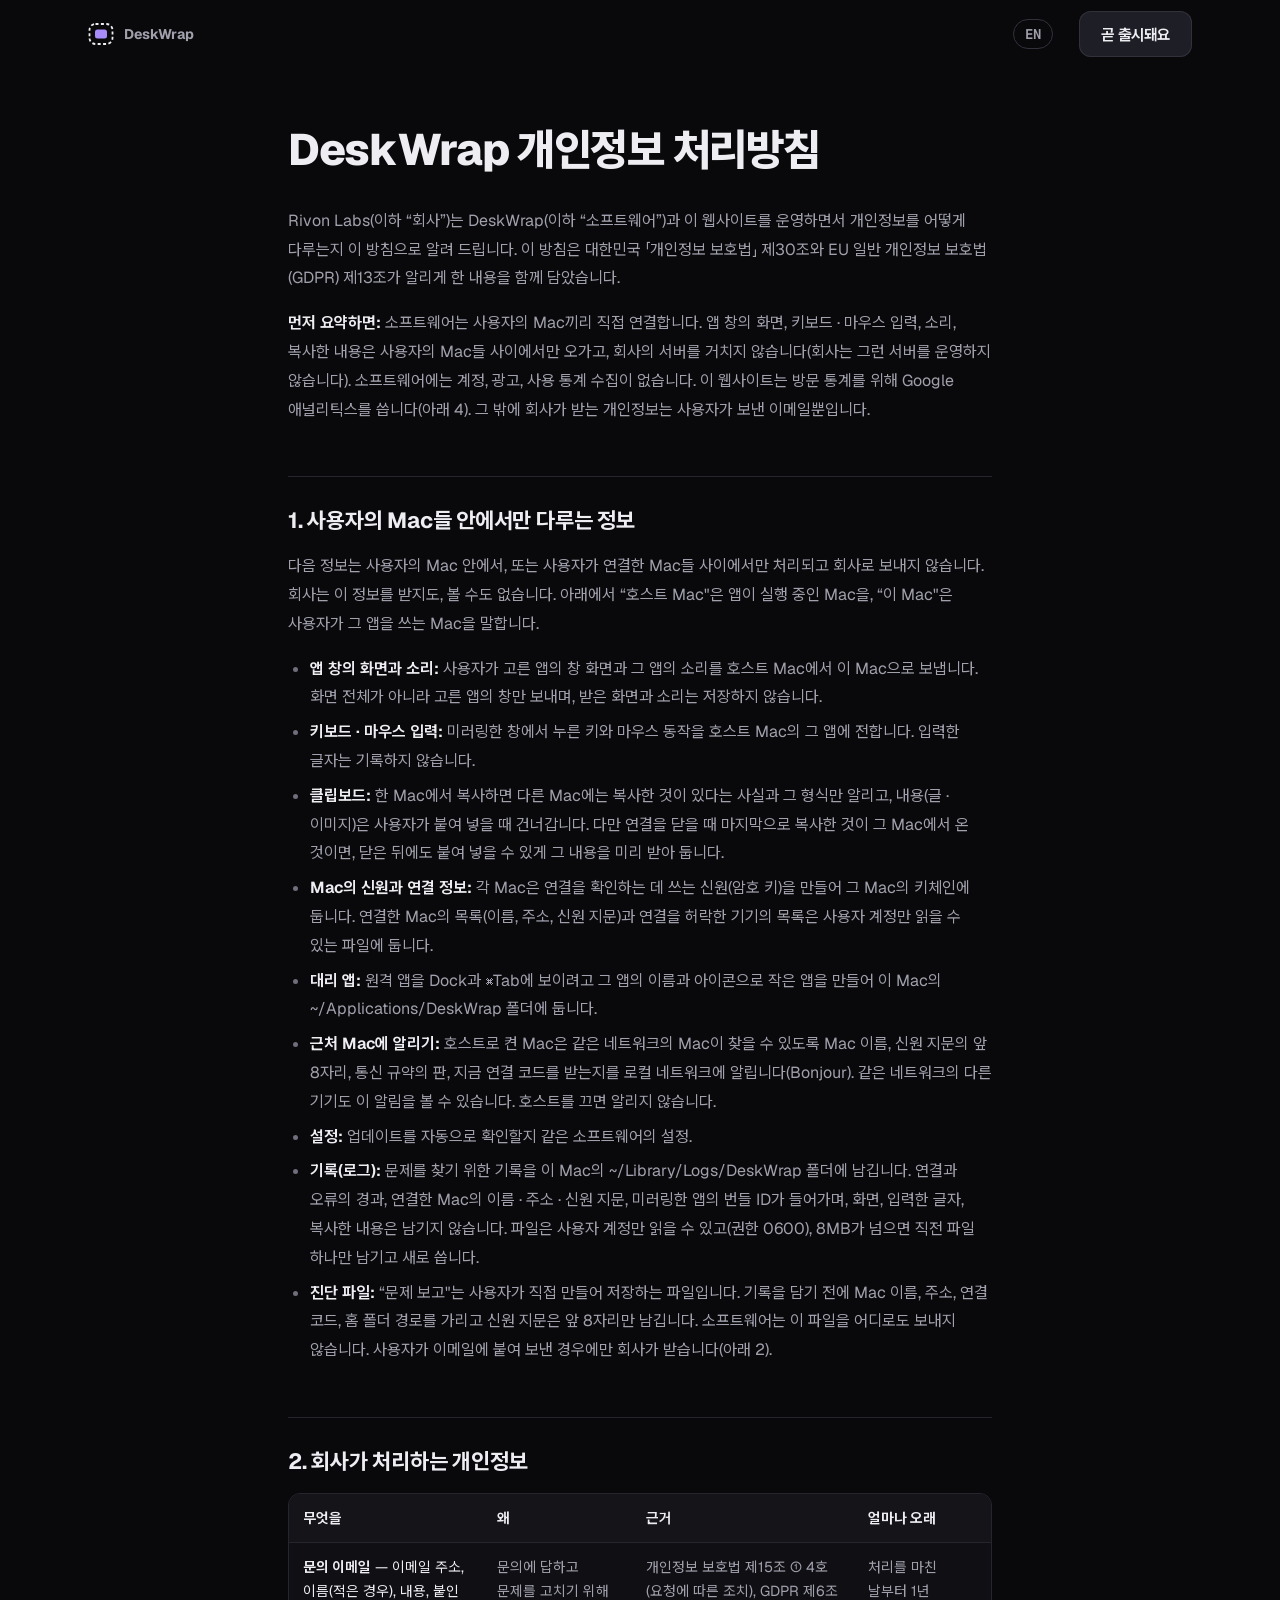
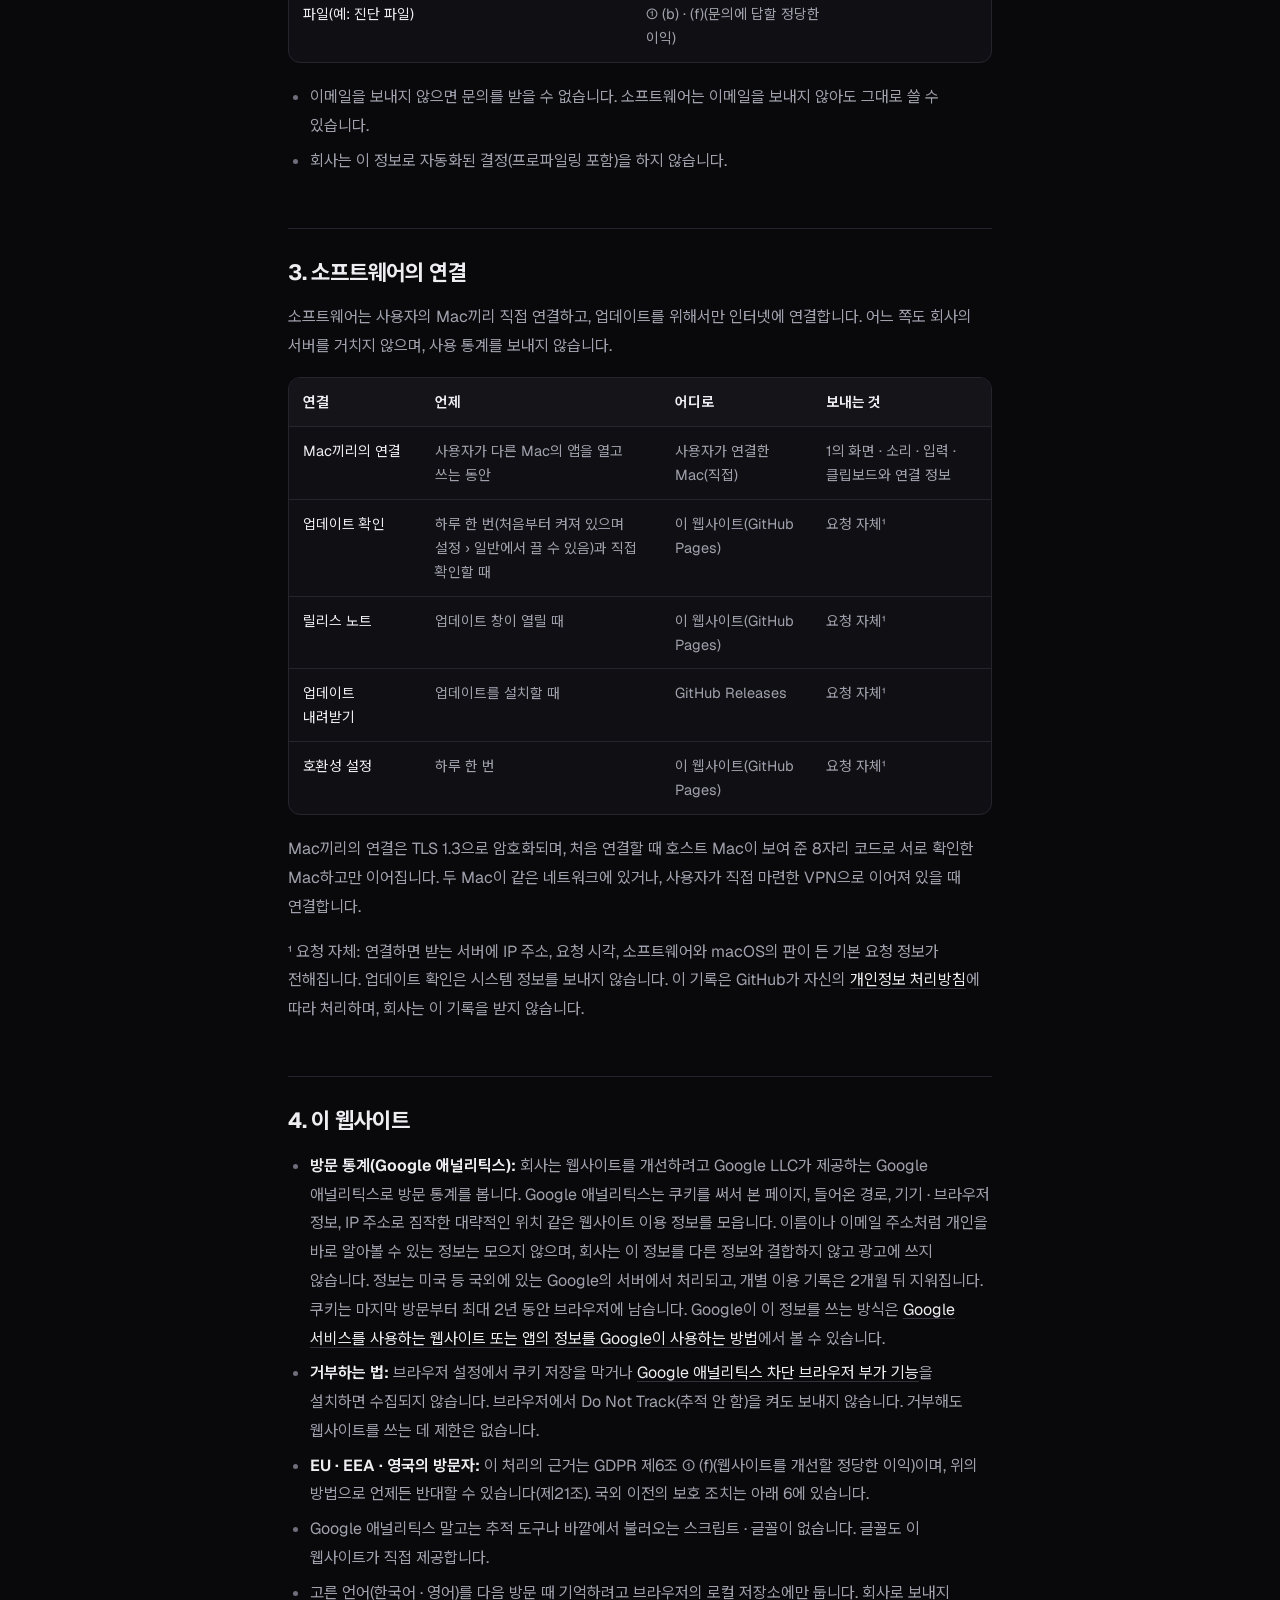
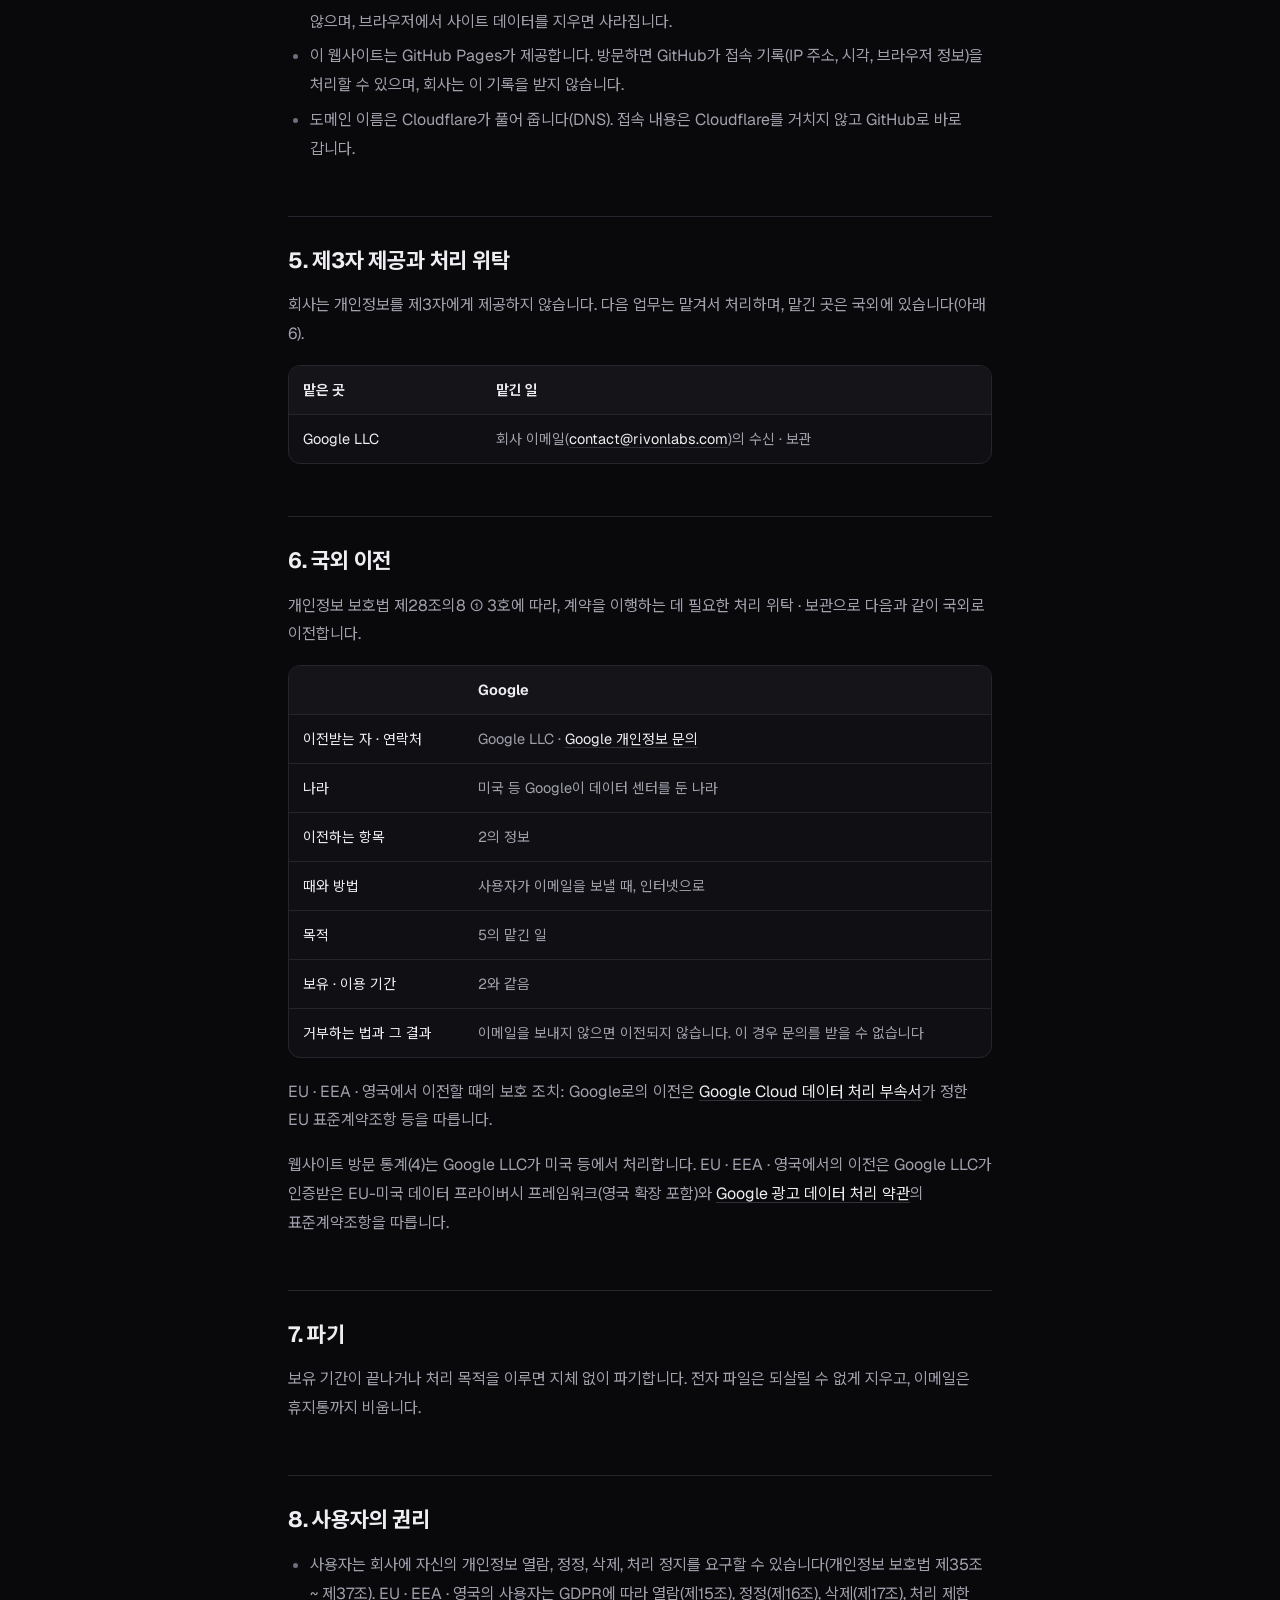
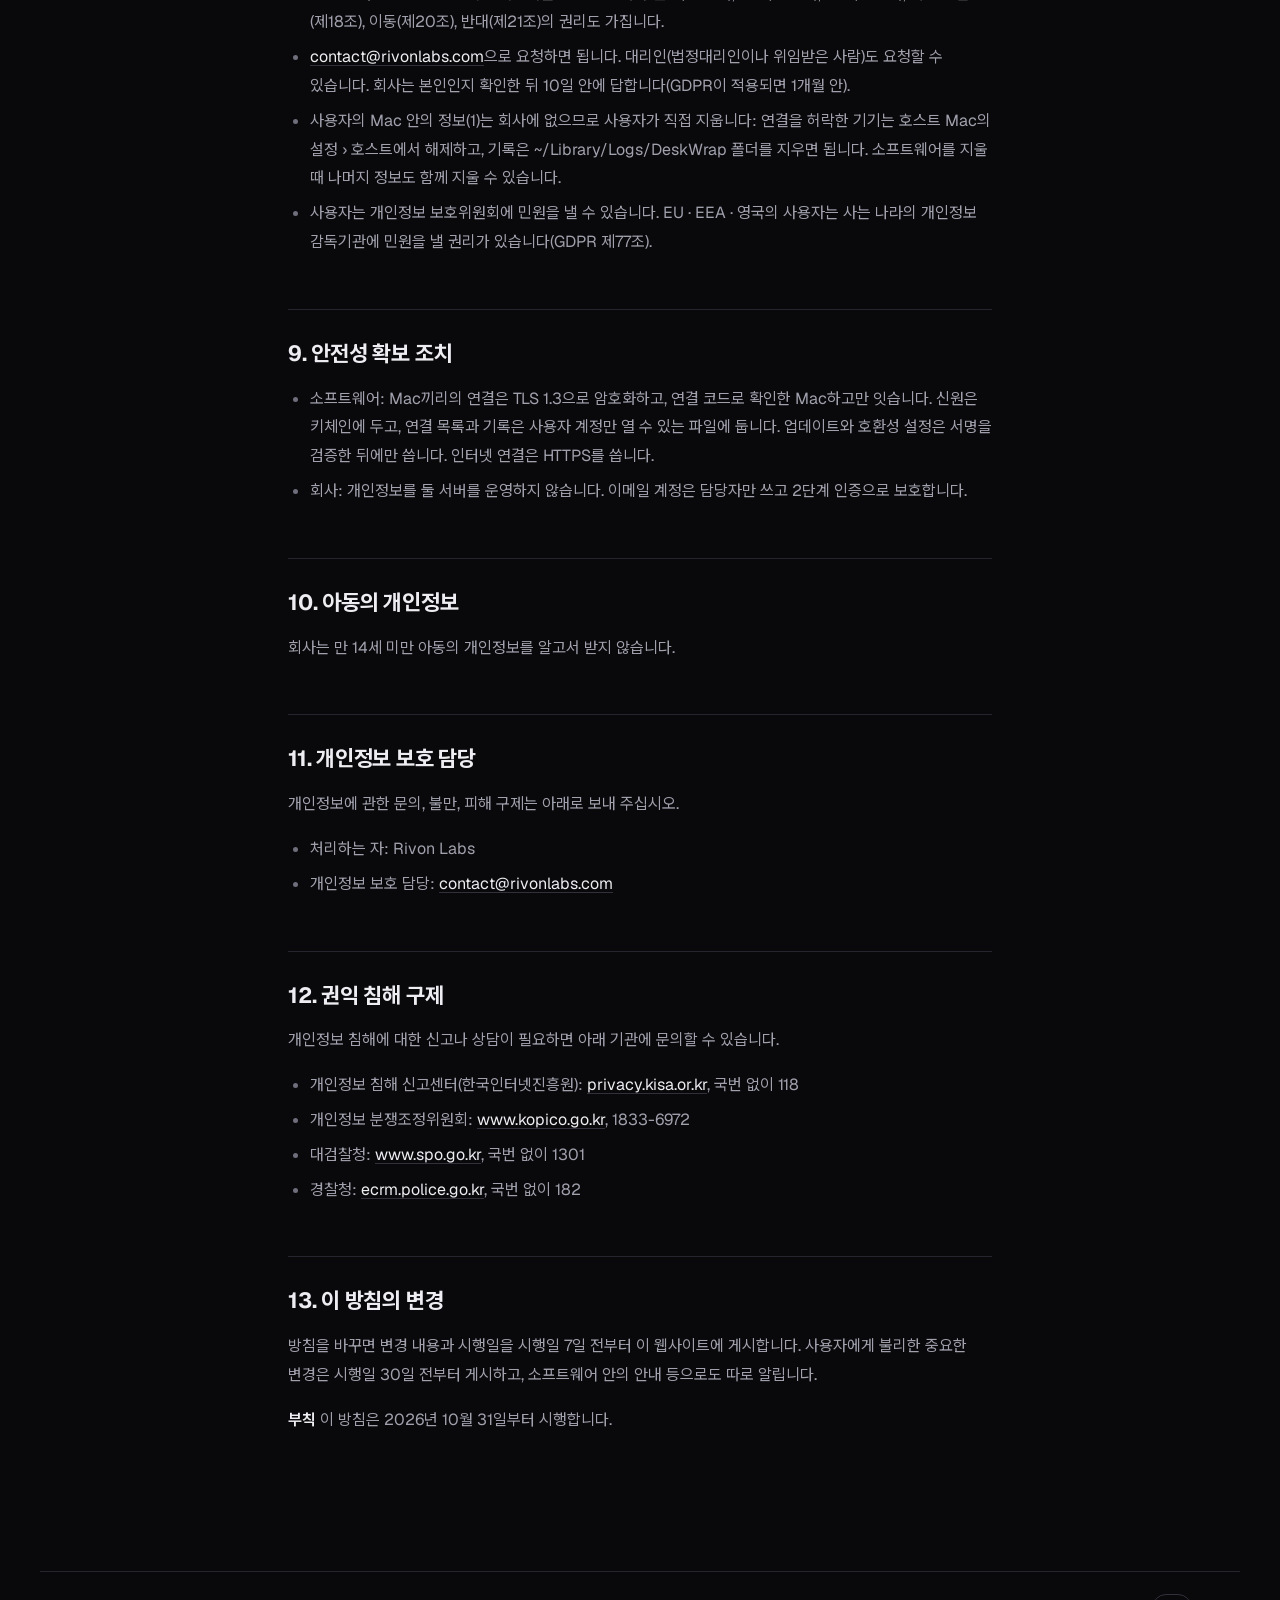
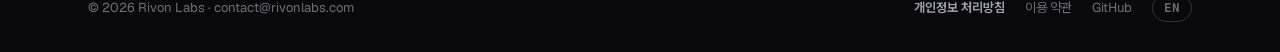
<file: privacy/index.html>
<!doctype html><html lang=ko><head><meta charset=utf-8><meta name=viewport content="width=device-width,initial-scale=1"><title>DeskWrap 개인정보 처리방침</title><meta name=description content="DeskWrap과 이 웹사이트의 개인정보 처리방침 — 앱 창과 입력은 사용자의 Mac들 사이에서만 오갑니다."><meta name=theme-color content="#09090B"><meta name=color-scheme content="dark"><link rel=canonical href=https://deskwrap.rivonlabs.com/privacy/><link rel=alternate hreflang=ko href=https://deskwrap.rivonlabs.com/privacy/><link rel=alternate hreflang=en href=https://deskwrap.rivonlabs.com/en/privacy/><link rel=alternate hreflang=x-default href=https://deskwrap.rivonlabs.com/en/privacy/><meta property="og:type" content="website"><meta property="og:site_name" content="DeskWrap"><meta property="og:title" content="DeskWrap 개인정보 처리방침"><meta property="og:description" content="DeskWrap과 이 웹사이트의 개인정보 처리방침 — 앱 창과 입력은 사용자의 Mac들 사이에서만 오갑니다."><meta property="og:url" content="https://deskwrap.rivonlabs.com/privacy/"><meta property="og:locale" content="ko_KR"><meta property="og:image" content="https://deskwrap.rivonlabs.com/og-ko.png"><meta name=twitter:card content="summary_large_image"><link rel=icon href=https://deskwrap.rivonlabs.com/favicon.svg type=image/svg+xml><link rel=preload href=/fonts/geist/Geist-Variable.woff2 as=font type=font/woff2 crossorigin><link rel=stylesheet href=/fonts/pretendard/pretendardvariable-dynamic-subset.css><link rel=stylesheet href=/css/site.min.674baa83832517692797e05aad3c0c0b1f22ad5b0e653a2306204445308cfd31.css integrity="sha256-Z0uqg4MlF2knl+BarTwMCx8irVsOZTojBiBERTCM/TE="><script data-analytics>(function(){var e,t="G-4S7B88M9LJ",s="deskwrap.rivonlabs.com",n=navigator.doNotTrack||window.doNotTrack||navigator.msDoNotTrack;if(n=="1"||n=="yes"||location.hostname!==s||window.dwLangRedirect)return;window.dataLayer=window.dataLayer||[],window.gtag=function(){dataLayer.push(arguments)},gtag("js",new Date),gtag("config",t),e=document.createElement("script"),e.async=!0,e.src="https://www.googletagmanager.com/gtag/js?id="+t,document.head.appendChild(e)})()</script></head><body><div class=E><header class=nav><a class=brand href=/ style=text-decoration:none><svg width="26" height="26" viewBox="0 0 26 26" aria-hidden="true"><rect x="1.5" y="3" width="23" height="20" rx="6" fill="none" stroke="#EDEDF2" stroke-width="1.8" stroke-dasharray="3 2.4"/><rect x="7" y="8.5" width="12" height="9" rx="2.5" fill="#A78BFA"/></svg>
DeskWrap</a><div class=sp></div><a class=lang href=/en/privacy/ hreflang=en lang=en data-lang=en title="English로 보기">EN</a>
<span class="btn is-soon" aria-disabled=true>곧 출시돼요</span></header><article class=doc><h1>DeskWrap 개인정보 처리방침</h1><p>Rivon Labs(이하 &ldquo;회사&rdquo;)는 DeskWrap(이하 &ldquo;소프트웨어&rdquo;)과 이 웹사이트를 운영하면서 개인정보를 어떻게 다루는지 이 방침으로 알려 드립니다. 이 방침은 대한민국 「개인정보 보호법」 제30조와 EU 일반 개인정보 보호법(GDPR) 제13조가 알리게 한 내용을 함께 담았습니다.</p><p><strong>먼저 요약하면:</strong> 소프트웨어는 사용자의 Mac끼리 직접 연결합니다. 앱 창의 화면, 키보드 · 마우스 입력, 소리, 복사한 내용은 사용자의 Mac들 사이에서만 오가고, 회사의 서버를 거치지 않습니다(회사는 그런 서버를 운영하지 않습니다). 소프트웨어에는 계정, 광고, 사용 통계 수집이 없습니다. 이 웹사이트는 방문 통계를 위해 Google 애널리틱스를 씁니다(아래 4). 그 밖에 회사가 받는 개인정보는 사용자가 보낸 이메일뿐입니다.</p><h2 id=1-사용자의-mac들-안에서만-다루는-정보>1. 사용자의 Mac들 안에서만 다루는 정보</h2><p>다음 정보는 사용자의 Mac 안에서, 또는 사용자가 연결한 Mac들 사이에서만 처리되고 회사로 보내지 않습니다. 회사는 이 정보를 받지도, 볼 수도 없습니다. 아래에서 &ldquo;호스트 Mac"은 앱이 실행 중인 Mac을, &ldquo;이 Mac"은 사용자가 그 앱을 쓰는 Mac을 말합니다.</p><ul><li><strong>앱 창의 화면과 소리:</strong> 사용자가 고른 앱의 창 화면과 그 앱의 소리를 호스트 Mac에서 이 Mac으로 보냅니다. 화면 전체가 아니라 고른 앱의 창만 보내며, 받은 화면과 소리는 저장하지 않습니다.</li><li><strong>키보드 · 마우스 입력:</strong> 미러링한 창에서 누른 키와 마우스 동작을 호스트 Mac의 그 앱에 전합니다. 입력한 글자는 기록하지 않습니다.</li><li><strong>클립보드:</strong> 한 Mac에서 복사하면 다른 Mac에는 복사한 것이 있다는 사실과 그 형식만 알리고, 내용(글 · 이미지)은 사용자가 붙여 넣을 때 건너갑니다. 다만 연결을 닫을 때 마지막으로 복사한 것이 그 Mac에서 온 것이면, 닫은 뒤에도 붙여 넣을 수 있게 그 내용을 미리 받아 둡니다.</li><li><strong>Mac의 신원과 연결 정보:</strong> 각 Mac은 연결을 확인하는 데 쓰는 신원(암호 키)을 만들어 그 Mac의 키체인에 둡니다. 연결한 Mac의 목록(이름, 주소, 신원 지문)과 연결을 허락한 기기의 목록은 사용자 계정만 읽을 수 있는 파일에 둡니다.</li><li><strong>대리 앱:</strong> 원격 앱을 Dock과 ⌘Tab에 보이려고 그 앱의 이름과 아이콘으로 작은 앱을 만들어 이 Mac의 ~/Applications/DeskWrap 폴더에 둡니다.</li><li><strong>근처 Mac에 알리기:</strong> 호스트로 켠 Mac은 같은 네트워크의 Mac이 찾을 수 있도록 Mac 이름, 신원 지문의 앞 8자리, 통신 규약의 판, 지금 연결 코드를 받는지를 로컬 네트워크에 알립니다(Bonjour). 같은 네트워크의 다른 기기도 이 알림을 볼 수 있습니다. 호스트를 끄면 알리지 않습니다.</li><li><strong>설정:</strong> 업데이트를 자동으로 확인할지 같은 소프트웨어의 설정.</li><li><strong>기록(로그):</strong> 문제를 찾기 위한 기록을 이 Mac의 ~/Library/Logs/DeskWrap 폴더에 남깁니다. 연결과 오류의 경과, 연결한 Mac의 이름 · 주소 · 신원 지문, 미러링한 앱의 번들 ID가 들어가며, 화면, 입력한 글자, 복사한 내용은 남기지 않습니다. 파일은 사용자 계정만 읽을 수 있고(권한 0600), 8MB가 넘으면 직전 파일 하나만 남기고 새로 씁니다.</li><li><strong>진단 파일:</strong> &ldquo;문제 보고"는 사용자가 직접 만들어 저장하는 파일입니다. 기록을 담기 전에 Mac 이름, 주소, 연결 코드, 홈 폴더 경로를 가리고 신원 지문은 앞 8자리만 남깁니다. 소프트웨어는 이 파일을 어디로도 보내지 않습니다. 사용자가 이메일에 붙여 보낸 경우에만 회사가 받습니다(아래 2).</li></ul><h2 id=2-회사가-처리하는-개인정보>2. 회사가 처리하는 개인정보</h2><div class=tbl><table><thead><tr><th>무엇을</th><th>왜</th><th>근거</th><th>얼마나 오래</th></tr></thead><tbody><tr><td><strong>문의 이메일</strong> — 이메일 주소, 이름(적은 경우), 내용, 붙인 파일(예: 진단 파일)</td><td>문의에 답하고 문제를 고치기 위해</td><td>개인정보 보호법 제15조 ① 4호(요청에 따른 조치), GDPR 제6조 ① (b) · (f)(문의에 답할 정당한 이익)</td><td>처리를 마친 날부터 1년</td></tr></tbody></table></div><ul><li>이메일을 보내지 않으면 문의를 받을 수 없습니다. 소프트웨어는 이메일을 보내지 않아도 그대로 쓸 수 있습니다.</li><li>회사는 이 정보로 자동화된 결정(프로파일링 포함)을 하지 않습니다.</li></ul><h2 id=3-소프트웨어의-연결>3. 소프트웨어의 연결</h2><p>소프트웨어는 사용자의 Mac끼리 직접 연결하고, 업데이트를 위해서만 인터넷에 연결합니다. 어느 쪽도 회사의 서버를 거치지 않으며, 사용 통계를 보내지 않습니다.</p><div class=tbl><table><thead><tr><th>연결</th><th>언제</th><th>어디로</th><th>보내는 것</th></tr></thead><tbody><tr><td>Mac끼리의 연결</td><td>사용자가 다른 Mac의 앱을 열고 쓰는 동안</td><td>사용자가 연결한 Mac(직접)</td><td>1의 화면 · 소리 · 입력 · 클립보드와 연결 정보</td></tr><tr><td>업데이트 확인</td><td>하루 한 번(처음부터 켜져 있으며 설정 › 일반에서 끌 수 있음)과 직접 확인할 때</td><td>이 웹사이트(GitHub Pages)</td><td>요청 자체¹</td></tr><tr><td>릴리스 노트</td><td>업데이트 창이 열릴 때</td><td>이 웹사이트(GitHub Pages)</td><td>요청 자체¹</td></tr><tr><td>업데이트 내려받기</td><td>업데이트를 설치할 때</td><td>GitHub Releases</td><td>요청 자체¹</td></tr><tr><td>호환성 설정</td><td>하루 한 번</td><td>이 웹사이트(GitHub Pages)</td><td>요청 자체¹</td></tr></tbody></table></div><p>Mac끼리의 연결은 TLS 1.3으로 암호화되며, 처음 연결할 때 호스트 Mac이 보여 준 8자리 코드로 서로 확인한 Mac하고만 이어집니다. 두 Mac이 같은 네트워크에 있거나, 사용자가 직접 마련한 VPN으로 이어져 있을 때 연결합니다.</p><p>¹ 요청 자체: 연결하면 받는 서버에 IP 주소, 요청 시각, 소프트웨어와 macOS의 판이 든 기본 요청 정보가 전해집니다. 업데이트 확인은 시스템 정보를 보내지 않습니다. 이 기록은 GitHub가 자신의 <a href=https://docs.github.com/site-policy/privacy-policies/github-general-privacy-statement>개인정보 처리방침</a>에 따라 처리하며, 회사는 이 기록을 받지 않습니다.</p><h2 id=4-이-웹사이트>4. 이 웹사이트</h2><ul><li><strong>방문 통계(Google 애널리틱스):</strong> 회사는 웹사이트를 개선하려고 Google LLC가 제공하는 Google 애널리틱스로 방문 통계를 봅니다. Google 애널리틱스는 쿠키를 써서 본 페이지, 들어온 경로, 기기 · 브라우저 정보, IP 주소로 짐작한 대략적인 위치 같은 웹사이트 이용 정보를 모읍니다. 이름이나 이메일 주소처럼 개인을 바로 알아볼 수 있는 정보는 모으지 않으며, 회사는 이 정보를 다른 정보와 결합하지 않고 광고에 쓰지 않습니다. 정보는 미국 등 국외에 있는 Google의 서버에서 처리되고, 개별 이용 기록은 2개월 뒤 지워집니다. 쿠키는 마지막 방문부터 최대 2년 동안 브라우저에 남습니다. Google이 이 정보를 쓰는 방식은 <a href="https://policies.google.com/technologies/partner-sites?hl=ko">Google 서비스를 사용하는 웹사이트 또는 앱의 정보를 Google이 사용하는 방법</a>에서 볼 수 있습니다.</li><li><strong>거부하는 법:</strong> 브라우저 설정에서 쿠키 저장을 막거나 <a href="https://tools.google.com/dlpage/gaoptout?hl=ko">Google 애널리틱스 차단 브라우저 부가 기능</a>을 설치하면 수집되지 않습니다. 브라우저에서 Do Not Track(추적 안 함)을 켜도 보내지 않습니다. 거부해도 웹사이트를 쓰는 데 제한은 없습니다.</li><li><strong>EU · EEA · 영국의 방문자:</strong> 이 처리의 근거는 GDPR 제6조 ① (f)(웹사이트를 개선할 정당한 이익)이며, 위의 방법으로 언제든 반대할 수 있습니다(제21조). 국외 이전의 보호 조치는 아래 6에 있습니다.</li><li>Google 애널리틱스 말고는 추적 도구나 바깥에서 불러오는 스크립트 · 글꼴이 없습니다. 글꼴도 이 웹사이트가 직접 제공합니다.</li><li>고른 언어(한국어 · 영어)를 다음 방문 때 기억하려고 브라우저의 로컬 저장소에만 둡니다. 회사로 보내지 않으며, 브라우저에서 사이트 데이터를 지우면 사라집니다.</li><li>이 웹사이트는 GitHub Pages가 제공합니다. 방문하면 GitHub가 접속 기록(IP 주소, 시각, 브라우저 정보)을 처리할 수 있으며, 회사는 이 기록을 받지 않습니다.</li><li>도메인 이름은 Cloudflare가 풀어 줍니다(DNS). 접속 내용은 Cloudflare를 거치지 않고 GitHub로 바로 갑니다.</li></ul><h2 id=5-제3자-제공과-처리-위탁>5. 제3자 제공과 처리 위탁</h2><p>회사는 개인정보를 제3자에게 제공하지 않습니다. 다음 업무는 맡겨서 처리하며, 맡긴 곳은 국외에 있습니다(아래 6).</p><div class=tbl><table><thead><tr><th>맡은 곳</th><th>맡긴 일</th></tr></thead><tbody><tr><td>Google LLC</td><td>회사 이메일(<a href=mailto:contact@rivonlabs.com>contact@rivonlabs.com</a>)의 수신 · 보관</td></tr></tbody></table></div><h2 id=6-국외-이전>6. 국외 이전</h2><p>개인정보 보호법 제28조의8 ① 3호에 따라, 계약을 이행하는 데 필요한 처리 위탁 · 보관으로 다음과 같이 국외로 이전합니다.</p><div class=tbl><table><thead><tr><th></th><th>Google</th></tr></thead><tbody><tr><td>이전받는 자 · 연락처</td><td>Google LLC · <a href=https://support.google.com/policies/contact/general_privacy_form>Google 개인정보 문의</a></td></tr><tr><td>나라</td><td>미국 등 Google이 데이터 센터를 둔 나라</td></tr><tr><td>이전하는 항목</td><td>2의 정보</td></tr><tr><td>때와 방법</td><td>사용자가 이메일을 보낼 때, 인터넷으로</td></tr><tr><td>목적</td><td>5의 맡긴 일</td></tr><tr><td>보유 · 이용 기간</td><td>2와 같음</td></tr><tr><td>거부하는 법과 그 결과</td><td>이메일을 보내지 않으면 이전되지 않습니다. 이 경우 문의를 받을 수 없습니다</td></tr></tbody></table></div><p>EU · EEA · 영국에서 이전할 때의 보호 조치: Google로의 이전은 <a href=https://cloud.google.com/terms/data-processing-addendum>Google Cloud 데이터 처리 부속서</a>가 정한 EU 표준계약조항 등을 따릅니다.</p><p>웹사이트 방문 통계(4)는 Google LLC가 미국 등에서 처리합니다. EU · EEA · 영국에서의 이전은 Google LLC가 인증받은 EU-미국 데이터 프라이버시 프레임워크(영국 확장 포함)와 <a href=https://business.safety.google/adsprocessorterms/>Google 광고 데이터 처리 약관</a>의 표준계약조항을 따릅니다.</p><h2 id=7-파기>7. 파기</h2><p>보유 기간이 끝나거나 처리 목적을 이루면 지체 없이 파기합니다. 전자 파일은 되살릴 수 없게 지우고, 이메일은 휴지통까지 비웁니다.</p><h2 id=8-사용자의-권리>8. 사용자의 권리</h2><ul><li>사용자는 회사에 자신의 개인정보 열람, 정정, 삭제, 처리 정지를 요구할 수 있습니다(개인정보 보호법 제35조 ~ 제37조). EU · EEA · 영국의 사용자는 GDPR에 따라 열람(제15조), 정정(제16조), 삭제(제17조), 처리 제한(제18조), 이동(제20조), 반대(제21조)의 권리도 가집니다.</li><li><a href=mailto:contact@rivonlabs.com>contact@rivonlabs.com</a>으로 요청하면 됩니다. 대리인(법정대리인이나 위임받은 사람)도 요청할 수 있습니다. 회사는 본인인지 확인한 뒤 10일 안에 답합니다(GDPR이 적용되면 1개월 안).</li><li>사용자의 Mac 안의 정보(1)는 회사에 없으므로 사용자가 직접 지웁니다: 연결을 허락한 기기는 호스트 Mac의 설정 › 호스트에서 해제하고, 기록은 ~/Library/Logs/DeskWrap 폴더를 지우면 됩니다. 소프트웨어를 지울 때 나머지 정보도 함께 지울 수 있습니다.</li><li>사용자는 개인정보 보호위원회에 민원을 낼 수 있습니다. EU · EEA · 영국의 사용자는 사는 나라의 개인정보 감독기관에 민원을 낼 권리가 있습니다(GDPR 제77조).</li></ul><h2 id=9-안전성-확보-조치>9. 안전성 확보 조치</h2><ul><li>소프트웨어: Mac끼리의 연결은 TLS 1.3으로 암호화하고, 연결 코드로 확인한 Mac하고만 잇습니다. 신원은 키체인에 두고, 연결 목록과 기록은 사용자 계정만 열 수 있는 파일에 둡니다. 업데이트와 호환성 설정은 서명을 검증한 뒤에만 씁니다. 인터넷 연결은 HTTPS를 씁니다.</li><li>회사: 개인정보를 둘 서버를 운영하지 않습니다. 이메일 계정은 담당자만 쓰고 2단계 인증으로 보호합니다.</li></ul><h2 id=10-아동의-개인정보>10. 아동의 개인정보</h2><p>회사는 만 14세 미만 아동의 개인정보를 알고서 받지 않습니다.</p><h2 id=11-개인정보-보호-담당>11. 개인정보 보호 담당</h2><p>개인정보에 관한 문의, 불만, 피해 구제는 아래로 보내 주십시오.</p><ul><li>처리하는 자: Rivon Labs</li><li>개인정보 보호 담당: <a href=mailto:contact@rivonlabs.com>contact@rivonlabs.com</a></li></ul><h2 id=12-권익-침해-구제>12. 권익 침해 구제</h2><p>개인정보 침해에 대한 신고나 상담이 필요하면 아래 기관에 문의할 수 있습니다.</p><ul><li>개인정보 침해 신고센터(한국인터넷진흥원): <a href=https://privacy.kisa.or.kr>privacy.kisa.or.kr</a>, 국번 없이 118</li><li>개인정보 분쟁조정위원회: <a href=https://www.kopico.go.kr>www.kopico.go.kr</a>, 1833-6972</li><li>대검찰청: <a href=https://www.spo.go.kr>www.spo.go.kr</a>, 국번 없이 1301</li><li>경찰청: <a href=https://ecrm.police.go.kr>ecrm.police.go.kr</a>, 국번 없이 182</li></ul><h2 id=13-이-방침의-변경>13. 이 방침의 변경</h2><p>방침을 바꾸면 변경 내용과 시행일을 시행일 7일 전부터 이 웹사이트에 게시합니다. 사용자에게 불리한 중요한 변경은 시행일 30일 전부터 게시하고, 소프트웨어 안의 안내 등으로도 따로 알립니다.</p><p><strong>부칙</strong> 이 방침은 2026년 10월 31일부터 시행합니다.</p></article><footer class=foot><span>© 2026 Rivon Labs · <a href=mailto:contact@rivonlabs.com title=문의>contact@rivonlabs.com</a></span>
<span class=sp></span><nav class=foot-links aria-label="사이트 정보"><a class=pp href=/privacy/>개인정보 처리방침</a>
<a href=/terms/>이용 약관</a>
<a href=https://github.com/powerumc/deskwrap.github.io>GitHub</a></nav><a class=lang href=/en/privacy/ hreflang=en lang=en data-lang=en title="English로 보기">EN</a></footer></div><script src=/js/site.min.c53f369c0d268b90578b0ef86316e626a56566dfb1e2c96fb5ab07098cf542e7.js integrity="sha256-xT82nA0mi5BXiw74YxbmJqVlZt+x4slvtasHCYz1Quc=" defer></script></body></html>
</file>
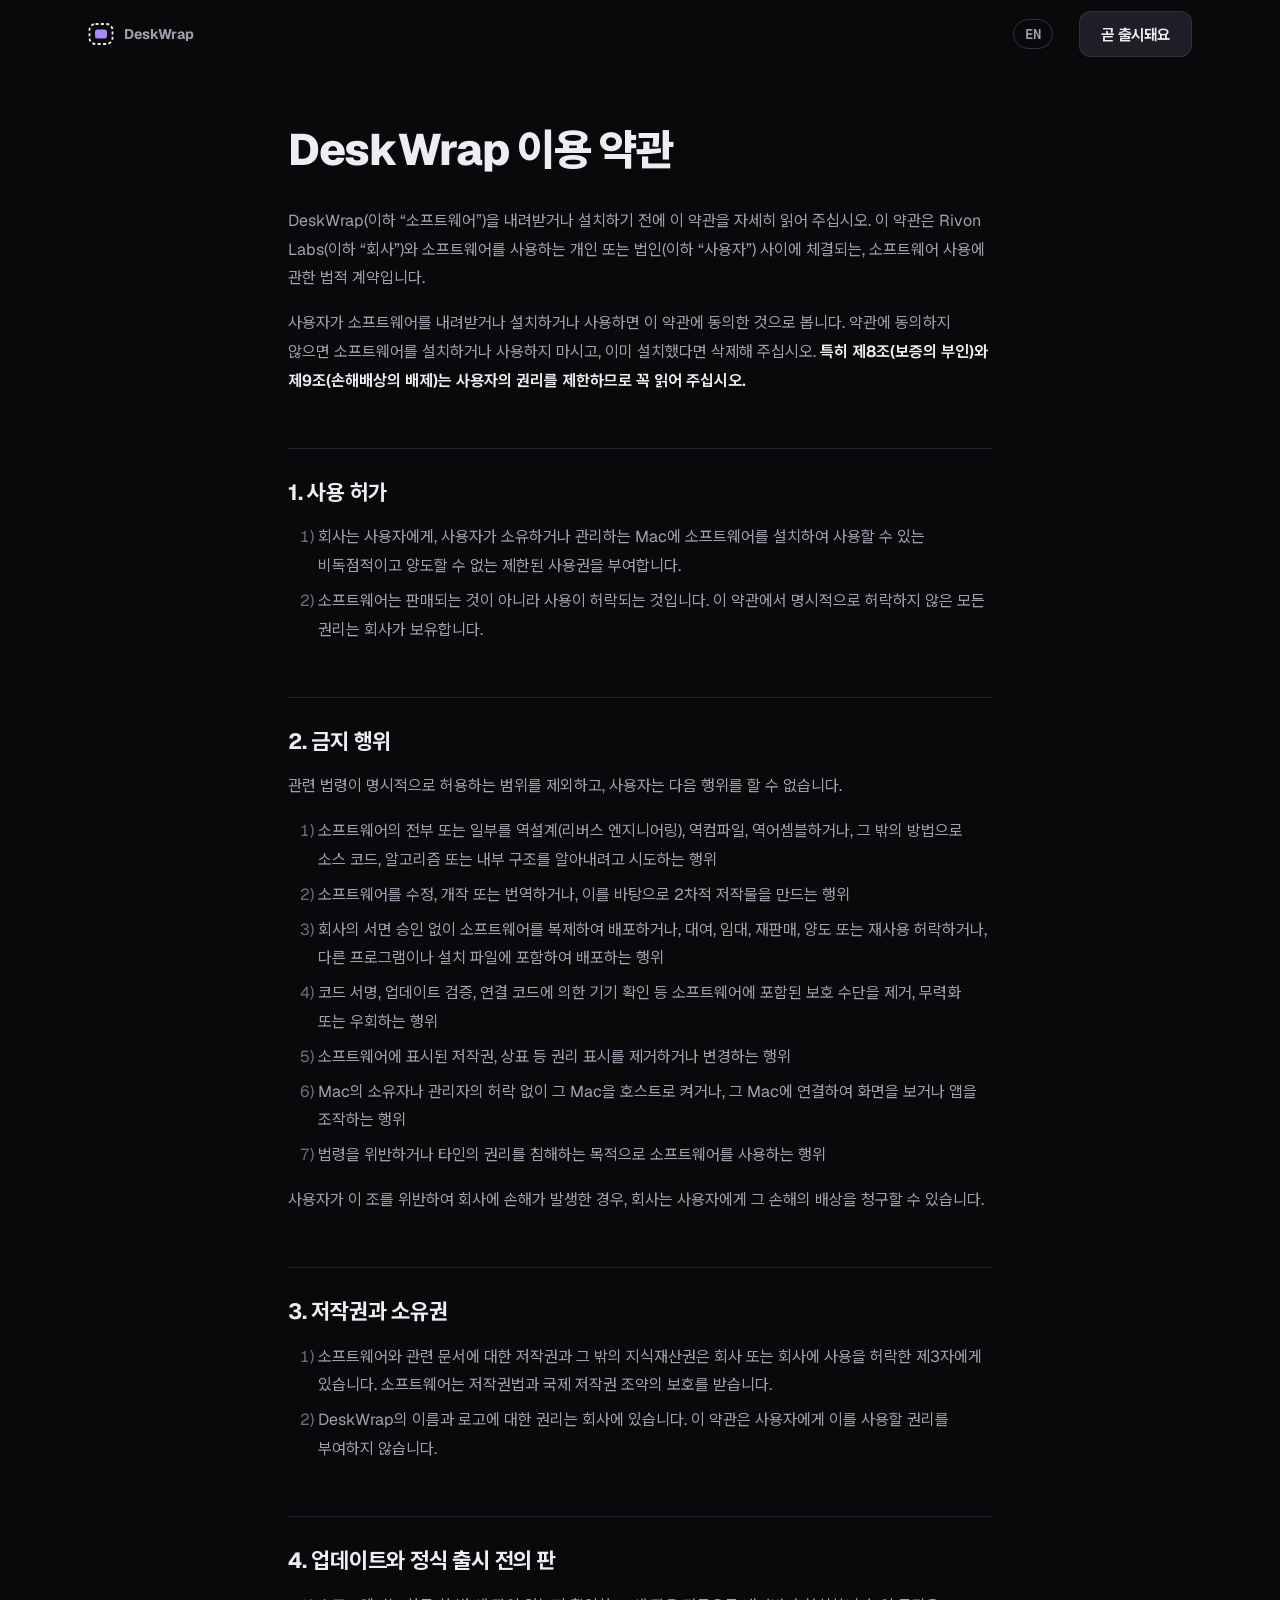
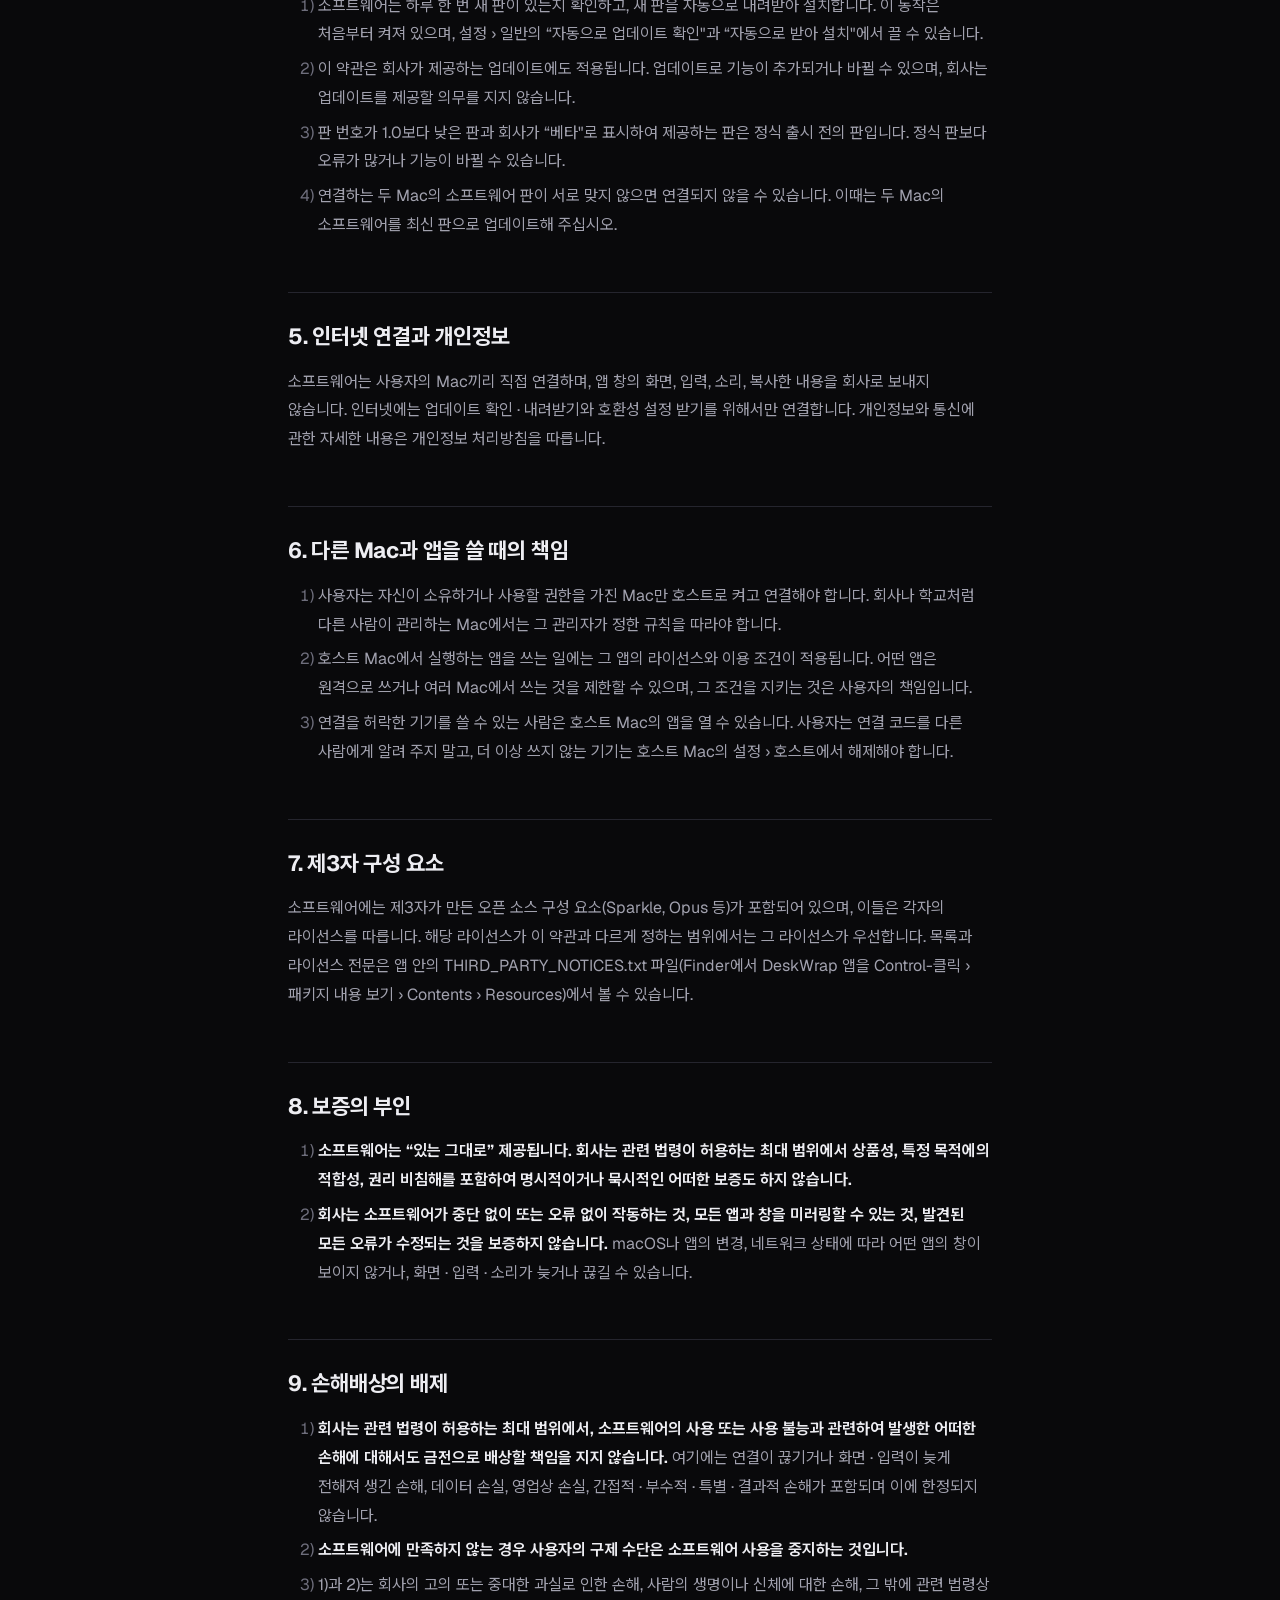
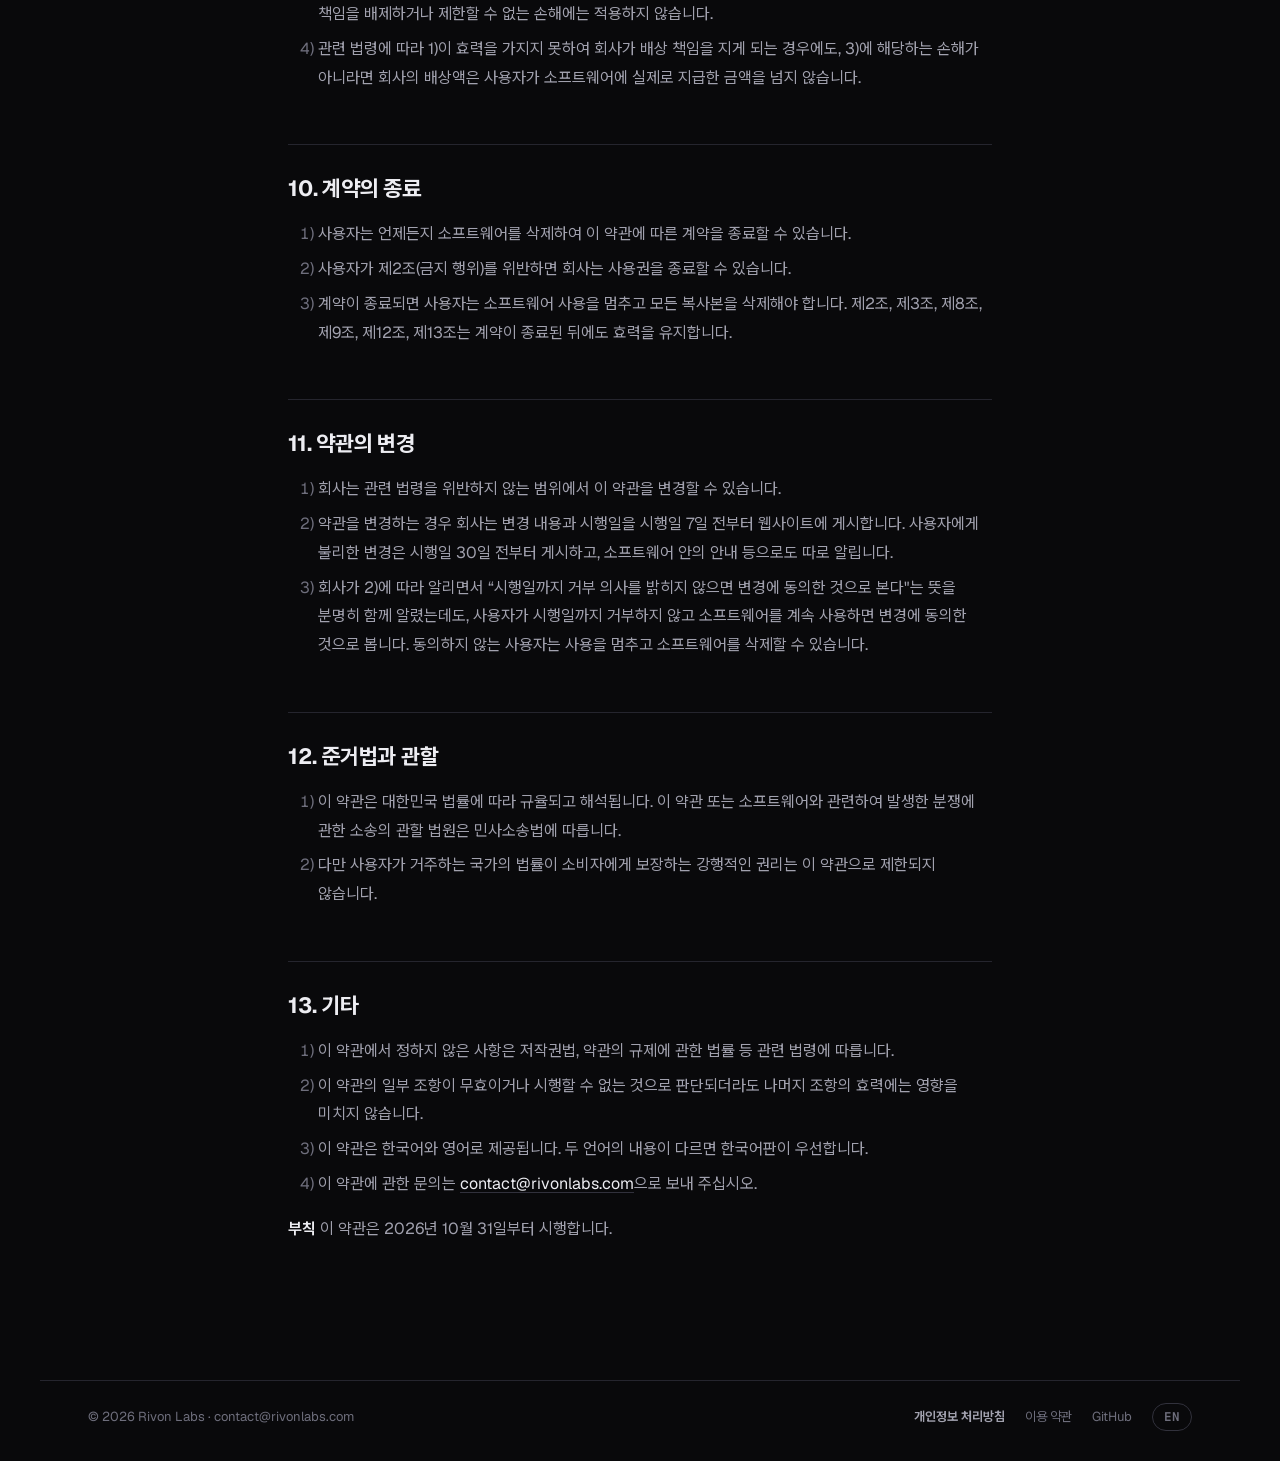
<file: terms/index.html>
<!doctype html><html lang=ko><head><meta charset=utf-8><meta name=viewport content="width=device-width,initial-scale=1"><title>DeskWrap 이용 약관</title><meta name=description content="DeskWrap 이용 약관 — 사용 허가, 금지 행위, 다른 Mac과 앱을 쓸 때의 책임, 보증의 부인, 손해배상의 배제를 담았습니다. 시행일 2026년 10월 31일."><meta name=theme-color content="#09090B"><meta name=color-scheme content="dark"><link rel=canonical href=https://deskwrap.rivonlabs.com/terms/><link rel=alternate hreflang=ko href=https://deskwrap.rivonlabs.com/terms/><link rel=alternate hreflang=en href=https://deskwrap.rivonlabs.com/en/terms/><link rel=alternate hreflang=x-default href=https://deskwrap.rivonlabs.com/en/terms/><meta property="og:type" content="website"><meta property="og:site_name" content="DeskWrap"><meta property="og:title" content="DeskWrap 이용 약관"><meta property="og:description" content="DeskWrap 이용 약관 — 사용 허가, 금지 행위, 다른 Mac과 앱을 쓸 때의 책임, 보증의 부인, 손해배상의 배제를 담았습니다. 시행일 2026년 10월 31일."><meta property="og:url" content="https://deskwrap.rivonlabs.com/terms/"><meta property="og:locale" content="ko_KR"><meta property="og:image" content="https://deskwrap.rivonlabs.com/og-ko.png"><meta name=twitter:card content="summary_large_image"><link rel=icon href=https://deskwrap.rivonlabs.com/favicon.svg type=image/svg+xml><link rel=preload href=/fonts/geist/Geist-Variable.woff2 as=font type=font/woff2 crossorigin><link rel=stylesheet href=/fonts/pretendard/pretendardvariable-dynamic-subset.css><link rel=stylesheet href=/css/site.min.674baa83832517692797e05aad3c0c0b1f22ad5b0e653a2306204445308cfd31.css integrity="sha256-Z0uqg4MlF2knl+BarTwMCx8irVsOZTojBiBERTCM/TE="><script data-analytics>(function(){var e,t="G-4S7B88M9LJ",s="deskwrap.rivonlabs.com",n=navigator.doNotTrack||window.doNotTrack||navigator.msDoNotTrack;if(n=="1"||n=="yes"||location.hostname!==s||window.dwLangRedirect)return;window.dataLayer=window.dataLayer||[],window.gtag=function(){dataLayer.push(arguments)},gtag("js",new Date),gtag("config",t),e=document.createElement("script"),e.async=!0,e.src="https://www.googletagmanager.com/gtag/js?id="+t,document.head.appendChild(e)})()</script></head><body><div class=E><header class=nav><a class=brand href=/ style=text-decoration:none><svg width="26" height="26" viewBox="0 0 26 26" aria-hidden="true"><rect x="1.5" y="3" width="23" height="20" rx="6" fill="none" stroke="#EDEDF2" stroke-width="1.8" stroke-dasharray="3 2.4"/><rect x="7" y="8.5" width="12" height="9" rx="2.5" fill="#A78BFA"/></svg>
DeskWrap</a><div class=sp></div><a class=lang href=/en/terms/ hreflang=en lang=en data-lang=en title="English로 보기">EN</a>
<span class="btn is-soon" aria-disabled=true>곧 출시돼요</span></header><article class=doc><h1>DeskWrap 이용 약관</h1><p>DeskWrap(이하 &ldquo;소프트웨어&rdquo;)을 내려받거나 설치하기 전에 이 약관을 자세히 읽어 주십시오. 이 약관은 Rivon Labs(이하 &ldquo;회사&rdquo;)와 소프트웨어를 사용하는 개인 또는 법인(이하 &ldquo;사용자&rdquo;) 사이에 체결되는, 소프트웨어 사용에 관한 법적 계약입니다.</p><p>사용자가 소프트웨어를 내려받거나 설치하거나 사용하면 이 약관에 동의한 것으로 봅니다. 약관에 동의하지 않으면 소프트웨어를 설치하거나 사용하지 마시고, 이미 설치했다면 삭제해 주십시오. <strong>특히 제8조(보증의 부인)와 제9조(손해배상의 배제)는 사용자의 권리를 제한하므로 꼭 읽어 주십시오.</strong></p><h2 id=1-사용-허가>1. 사용 허가</h2><ol><li>회사는 사용자에게, 사용자가 소유하거나 관리하는 Mac에 소프트웨어를 설치하여 사용할 수 있는 비독점적이고 양도할 수 없는 제한된 사용권을 부여합니다.</li><li>소프트웨어는 판매되는 것이 아니라 사용이 허락되는 것입니다. 이 약관에서 명시적으로 허락하지 않은 모든 권리는 회사가 보유합니다.</li></ol><h2 id=2-금지-행위>2. 금지 행위</h2><p>관련 법령이 명시적으로 허용하는 범위를 제외하고, 사용자는 다음 행위를 할 수 없습니다.</p><ol><li>소프트웨어의 전부 또는 일부를 역설계(리버스 엔지니어링), 역컴파일, 역어셈블하거나, 그 밖의 방법으로 소스 코드, 알고리즘 또는 내부 구조를 알아내려고 시도하는 행위</li><li>소프트웨어를 수정, 개작 또는 번역하거나, 이를 바탕으로 2차적 저작물을 만드는 행위</li><li>회사의 서면 승인 없이 소프트웨어를 복제하여 배포하거나, 대여, 임대, 재판매, 양도 또는 재사용 허락하거나, 다른 프로그램이나 설치 파일에 포함하여 배포하는 행위</li><li>코드 서명, 업데이트 검증, 연결 코드에 의한 기기 확인 등 소프트웨어에 포함된 보호 수단을 제거, 무력화 또는 우회하는 행위</li><li>소프트웨어에 표시된 저작권, 상표 등 권리 표시를 제거하거나 변경하는 행위</li><li>Mac의 소유자나 관리자의 허락 없이 그 Mac을 호스트로 켜거나, 그 Mac에 연결하여 화면을 보거나 앱을 조작하는 행위</li><li>법령을 위반하거나 타인의 권리를 침해하는 목적으로 소프트웨어를 사용하는 행위</li></ol><p>사용자가 이 조를 위반하여 회사에 손해가 발생한 경우, 회사는 사용자에게 그 손해의 배상을 청구할 수 있습니다.</p><h2 id=3-저작권과-소유권>3. 저작권과 소유권</h2><ol><li>소프트웨어와 관련 문서에 대한 저작권과 그 밖의 지식재산권은 회사 또는 회사에 사용을 허락한 제3자에게 있습니다. 소프트웨어는 저작권법과 국제 저작권 조약의 보호를 받습니다.</li><li>DeskWrap의 이름과 로고에 대한 권리는 회사에 있습니다. 이 약관은 사용자에게 이를 사용할 권리를 부여하지 않습니다.</li></ol><h2 id=4-업데이트와-정식-출시-전의-판>4. 업데이트와 정식 출시 전의 판</h2><ol><li>소프트웨어는 하루 한 번 새 판이 있는지 확인하고, 새 판을 자동으로 내려받아 설치합니다. 이 동작은 처음부터 켜져 있으며, 설정 › 일반의 &ldquo;자동으로 업데이트 확인"과 &ldquo;자동으로 받아 설치"에서 끌 수 있습니다.</li><li>이 약관은 회사가 제공하는 업데이트에도 적용됩니다. 업데이트로 기능이 추가되거나 바뀔 수 있으며, 회사는 업데이트를 제공할 의무를 지지 않습니다.</li><li>판 번호가 1.0보다 낮은 판과 회사가 &ldquo;베타"로 표시하여 제공하는 판은 정식 출시 전의 판입니다. 정식 판보다 오류가 많거나 기능이 바뀔 수 있습니다.</li><li>연결하는 두 Mac의 소프트웨어 판이 서로 맞지 않으면 연결되지 않을 수 있습니다. 이때는 두 Mac의 소프트웨어를 최신 판으로 업데이트해 주십시오.</li></ol><h2 id=5-인터넷-연결과-개인정보>5. 인터넷 연결과 개인정보</h2><p>소프트웨어는 사용자의 Mac끼리 직접 연결하며, 앱 창의 화면, 입력, 소리, 복사한 내용을 회사로 보내지 않습니다. 인터넷에는 업데이트 확인 · 내려받기와 호환성 설정 받기를 위해서만 연결합니다. 개인정보와 통신에 관한 자세한 내용은 개인정보 처리방침을 따릅니다.</p><h2 id=6-다른-mac과-앱을-쓸-때의-책임>6. 다른 Mac과 앱을 쓸 때의 책임</h2><ol><li>사용자는 자신이 소유하거나 사용할 권한을 가진 Mac만 호스트로 켜고 연결해야 합니다. 회사나 학교처럼 다른 사람이 관리하는 Mac에서는 그 관리자가 정한 규칙을 따라야 합니다.</li><li>호스트 Mac에서 실행하는 앱을 쓰는 일에는 그 앱의 라이선스와 이용 조건이 적용됩니다. 어떤 앱은 원격으로 쓰거나 여러 Mac에서 쓰는 것을 제한할 수 있으며, 그 조건을 지키는 것은 사용자의 책임입니다.</li><li>연결을 허락한 기기를 쓸 수 있는 사람은 호스트 Mac의 앱을 열 수 있습니다. 사용자는 연결 코드를 다른 사람에게 알려 주지 말고, 더 이상 쓰지 않는 기기는 호스트 Mac의 설정 › 호스트에서 해제해야 합니다.</li></ol><h2 id=7-제3자-구성-요소>7. 제3자 구성 요소</h2><p>소프트웨어에는 제3자가 만든 오픈 소스 구성 요소(Sparkle, Opus 등)가 포함되어 있으며, 이들은 각자의 라이선스를 따릅니다. 해당 라이선스가 이 약관과 다르게 정하는 범위에서는 그 라이선스가 우선합니다. 목록과 라이선스 전문은 앱 안의 THIRD_PARTY_NOTICES.txt 파일(Finder에서 DeskWrap 앱을 Control-클릭 › 패키지 내용 보기 › Contents › Resources)에서 볼 수 있습니다.</p><h2 id=8-보증의-부인>8. 보증의 부인</h2><ol><li><strong>소프트웨어는 &ldquo;있는 그대로&rdquo; 제공됩니다. 회사는 관련 법령이 허용하는 최대 범위에서 상품성, 특정 목적에의 적합성, 권리 비침해를 포함하여 명시적이거나 묵시적인 어떠한 보증도 하지 않습니다.</strong></li><li><strong>회사는 소프트웨어가 중단 없이 또는 오류 없이 작동하는 것, 모든 앱과 창을 미러링할 수 있는 것, 발견된 모든 오류가 수정되는 것을 보증하지 않습니다.</strong> macOS나 앱의 변경, 네트워크 상태에 따라 어떤 앱의 창이 보이지 않거나, 화면 · 입력 · 소리가 늦거나 끊길 수 있습니다.</li></ol><h2 id=9-손해배상의-배제>9. 손해배상의 배제</h2><ol><li><strong>회사는 관련 법령이 허용하는 최대 범위에서, 소프트웨어의 사용 또는 사용 불능과 관련하여 발생한 어떠한 손해에 대해서도 금전으로 배상할 책임을 지지 않습니다.</strong> 여기에는 연결이 끊기거나 화면 · 입력이 늦게 전해져 생긴 손해, 데이터 손실, 영업상 손실, 간접적 · 부수적 · 특별 · 결과적 손해가 포함되며 이에 한정되지 않습니다.</li><li><strong>소프트웨어에 만족하지 않는 경우 사용자의 구제 수단은 소프트웨어 사용을 중지하는 것입니다.</strong></li><li>1)과 2)는 회사의 고의 또는 중대한 과실로 인한 손해, 사람의 생명이나 신체에 대한 손해, 그 밖에 관련 법령상 책임을 배제하거나 제한할 수 없는 손해에는 적용하지 않습니다.</li><li>관련 법령에 따라 1)이 효력을 가지지 못하여 회사가 배상 책임을 지게 되는 경우에도, 3)에 해당하는 손해가 아니라면 회사의 배상액은 사용자가 소프트웨어에 실제로 지급한 금액을 넘지 않습니다.</li></ol><h2 id=10-계약의-종료>10. 계약의 종료</h2><ol><li>사용자는 언제든지 소프트웨어를 삭제하여 이 약관에 따른 계약을 종료할 수 있습니다.</li><li>사용자가 제2조(금지 행위)를 위반하면 회사는 사용권을 종료할 수 있습니다.</li><li>계약이 종료되면 사용자는 소프트웨어 사용을 멈추고 모든 복사본을 삭제해야 합니다. 제2조, 제3조, 제8조, 제9조, 제12조, 제13조는 계약이 종료된 뒤에도 효력을 유지합니다.</li></ol><h2 id=11-약관의-변경>11. 약관의 변경</h2><ol><li>회사는 관련 법령을 위반하지 않는 범위에서 이 약관을 변경할 수 있습니다.</li><li>약관을 변경하는 경우 회사는 변경 내용과 시행일을 시행일 7일 전부터 웹사이트에 게시합니다. 사용자에게 불리한 변경은 시행일 30일 전부터 게시하고, 소프트웨어 안의 안내 등으로도 따로 알립니다.</li><li>회사가 2)에 따라 알리면서 &ldquo;시행일까지 거부 의사를 밝히지 않으면 변경에 동의한 것으로 본다"는 뜻을 분명히 함께 알렸는데도, 사용자가 시행일까지 거부하지 않고 소프트웨어를 계속 사용하면 변경에 동의한 것으로 봅니다. 동의하지 않는 사용자는 사용을 멈추고 소프트웨어를 삭제할 수 있습니다.</li></ol><h2 id=12-준거법과-관할>12. 준거법과 관할</h2><ol><li>이 약관은 대한민국 법률에 따라 규율되고 해석됩니다. 이 약관 또는 소프트웨어와 관련하여 발생한 분쟁에 관한 소송의 관할 법원은 민사소송법에 따릅니다.</li><li>다만 사용자가 거주하는 국가의 법률이 소비자에게 보장하는 강행적인 권리는 이 약관으로 제한되지 않습니다.</li></ol><h2 id=13-기타>13. 기타</h2><ol><li>이 약관에서 정하지 않은 사항은 저작권법, 약관의 규제에 관한 법률 등 관련 법령에 따릅니다.</li><li>이 약관의 일부 조항이 무효이거나 시행할 수 없는 것으로 판단되더라도 나머지 조항의 효력에는 영향을 미치지 않습니다.</li><li>이 약관은 한국어와 영어로 제공됩니다. 두 언어의 내용이 다르면 한국어판이 우선합니다.</li><li>이 약관에 관한 문의는 <a href=mailto:contact@rivonlabs.com>contact@rivonlabs.com</a>으로 보내 주십시오.</li></ol><p><strong>부칙</strong> 이 약관은 2026년 10월 31일부터 시행합니다.</p></article><footer class=foot><span>© 2026 Rivon Labs · <a href=mailto:contact@rivonlabs.com title=문의>contact@rivonlabs.com</a></span>
<span class=sp></span><nav class=foot-links aria-label="사이트 정보"><a class=pp href=/privacy/>개인정보 처리방침</a>
<a href=/terms/>이용 약관</a>
<a href=https://github.com/powerumc/deskwrap.github.io>GitHub</a></nav><a class=lang href=/en/terms/ hreflang=en lang=en data-lang=en title="English로 보기">EN</a></footer></div><script src=/js/site.min.c53f369c0d268b90578b0ef86316e626a56566dfb1e2c96fb5ab07098cf542e7.js integrity="sha256-xT82nA0mi5BXiw74YxbmJqVlZt+x4slvtasHCYz1Quc=" defer></script></body></html>
</file>
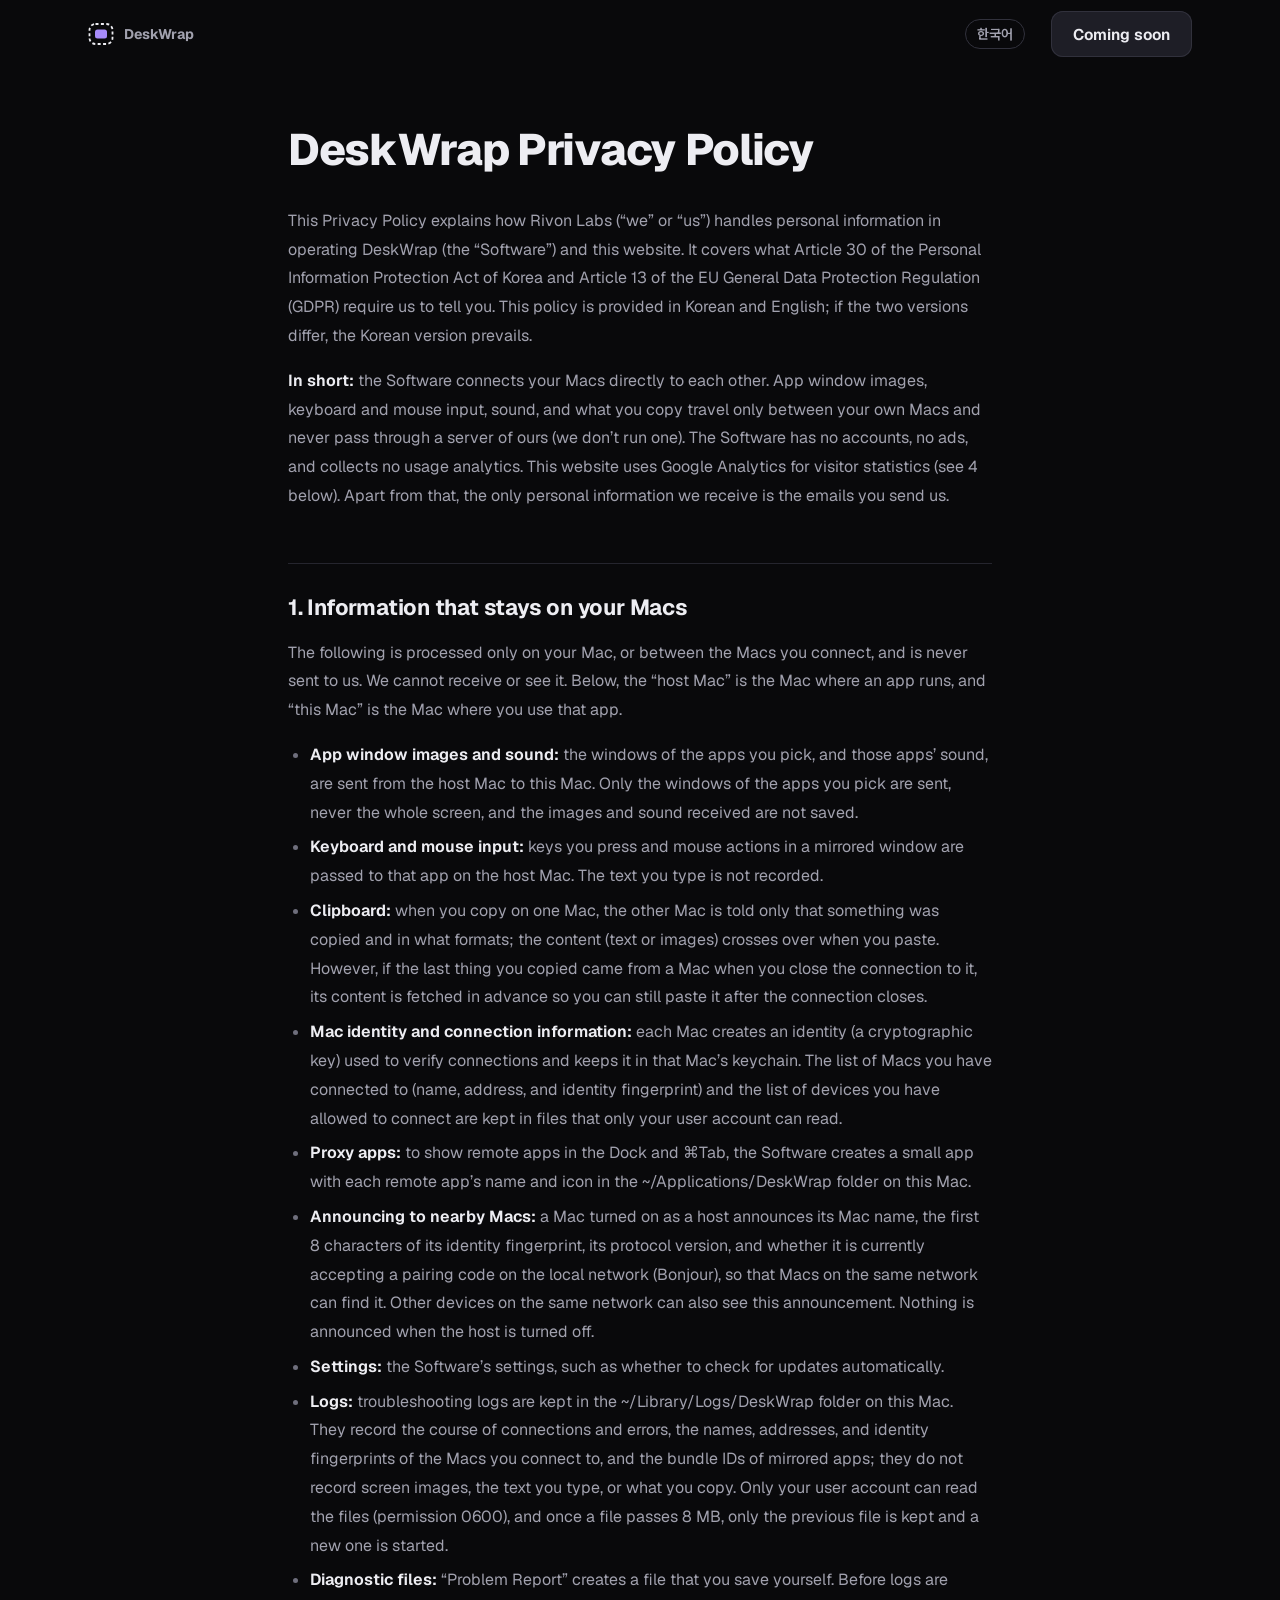
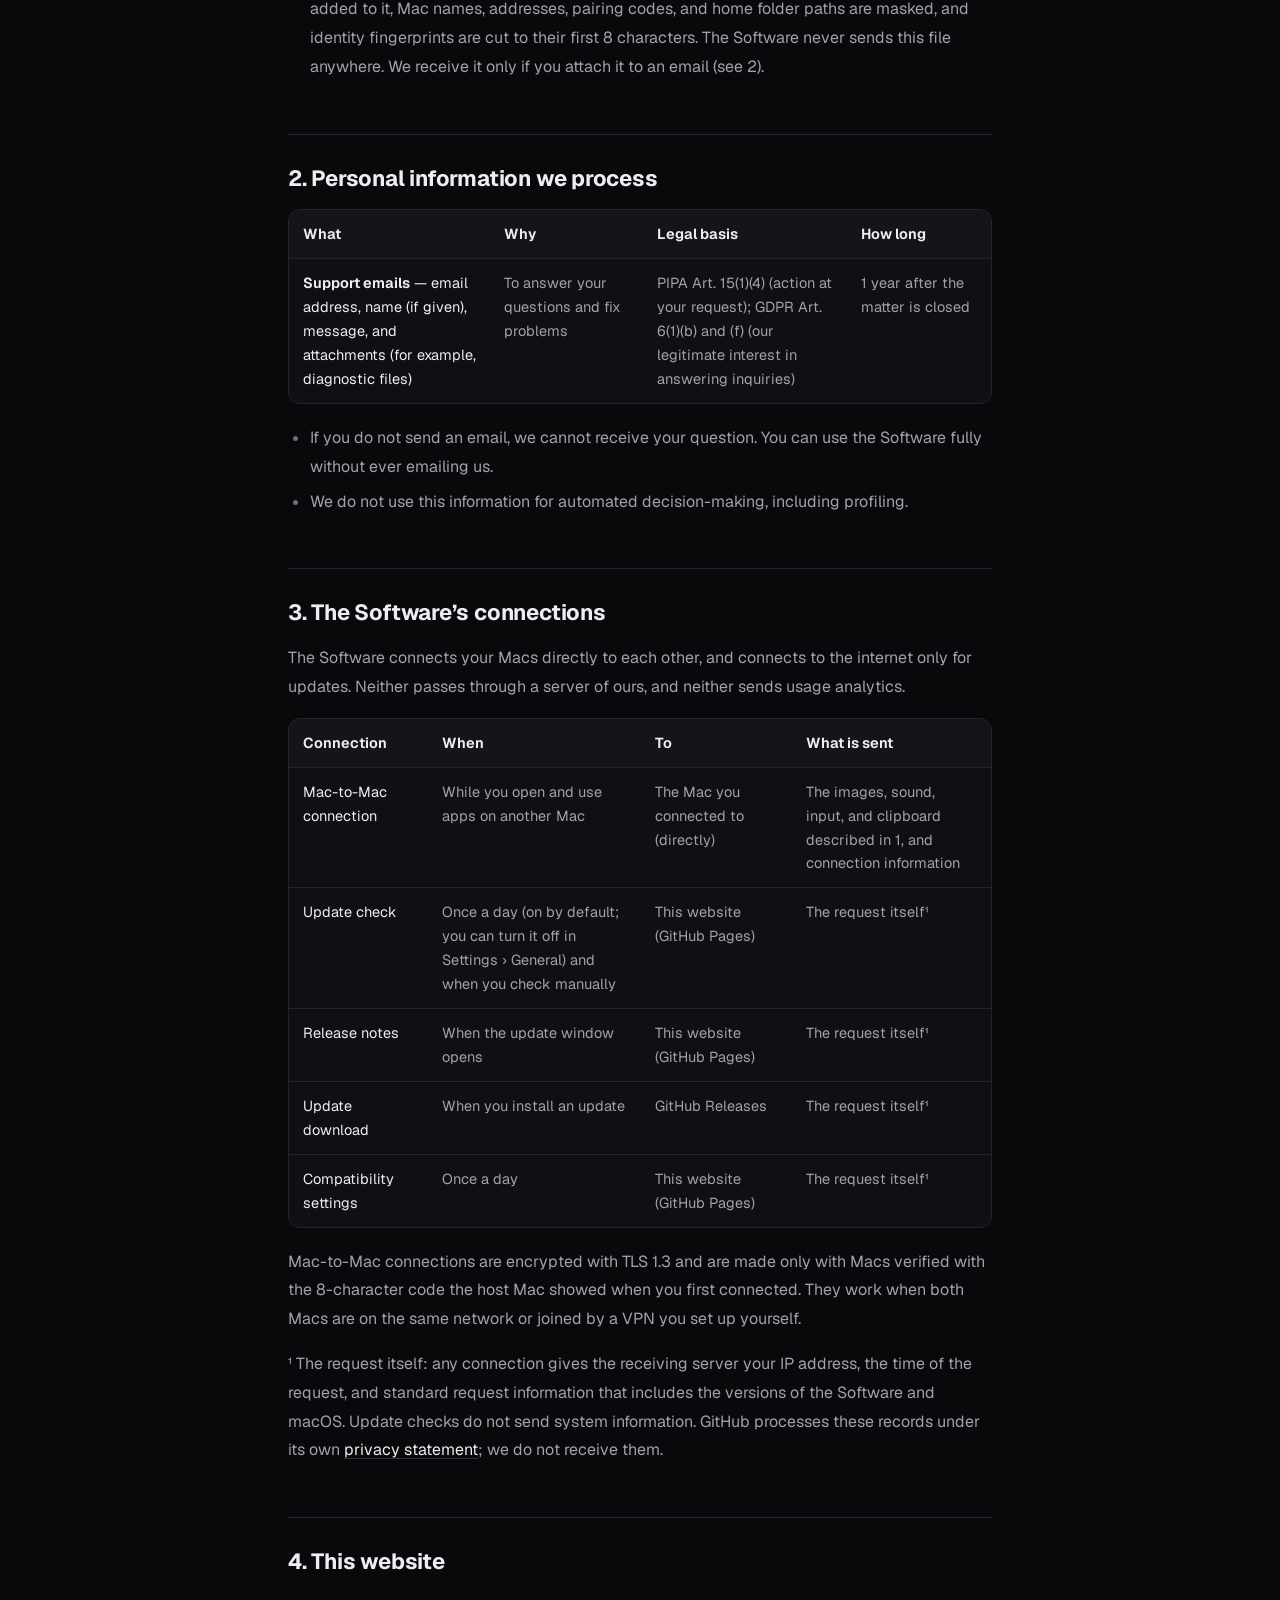
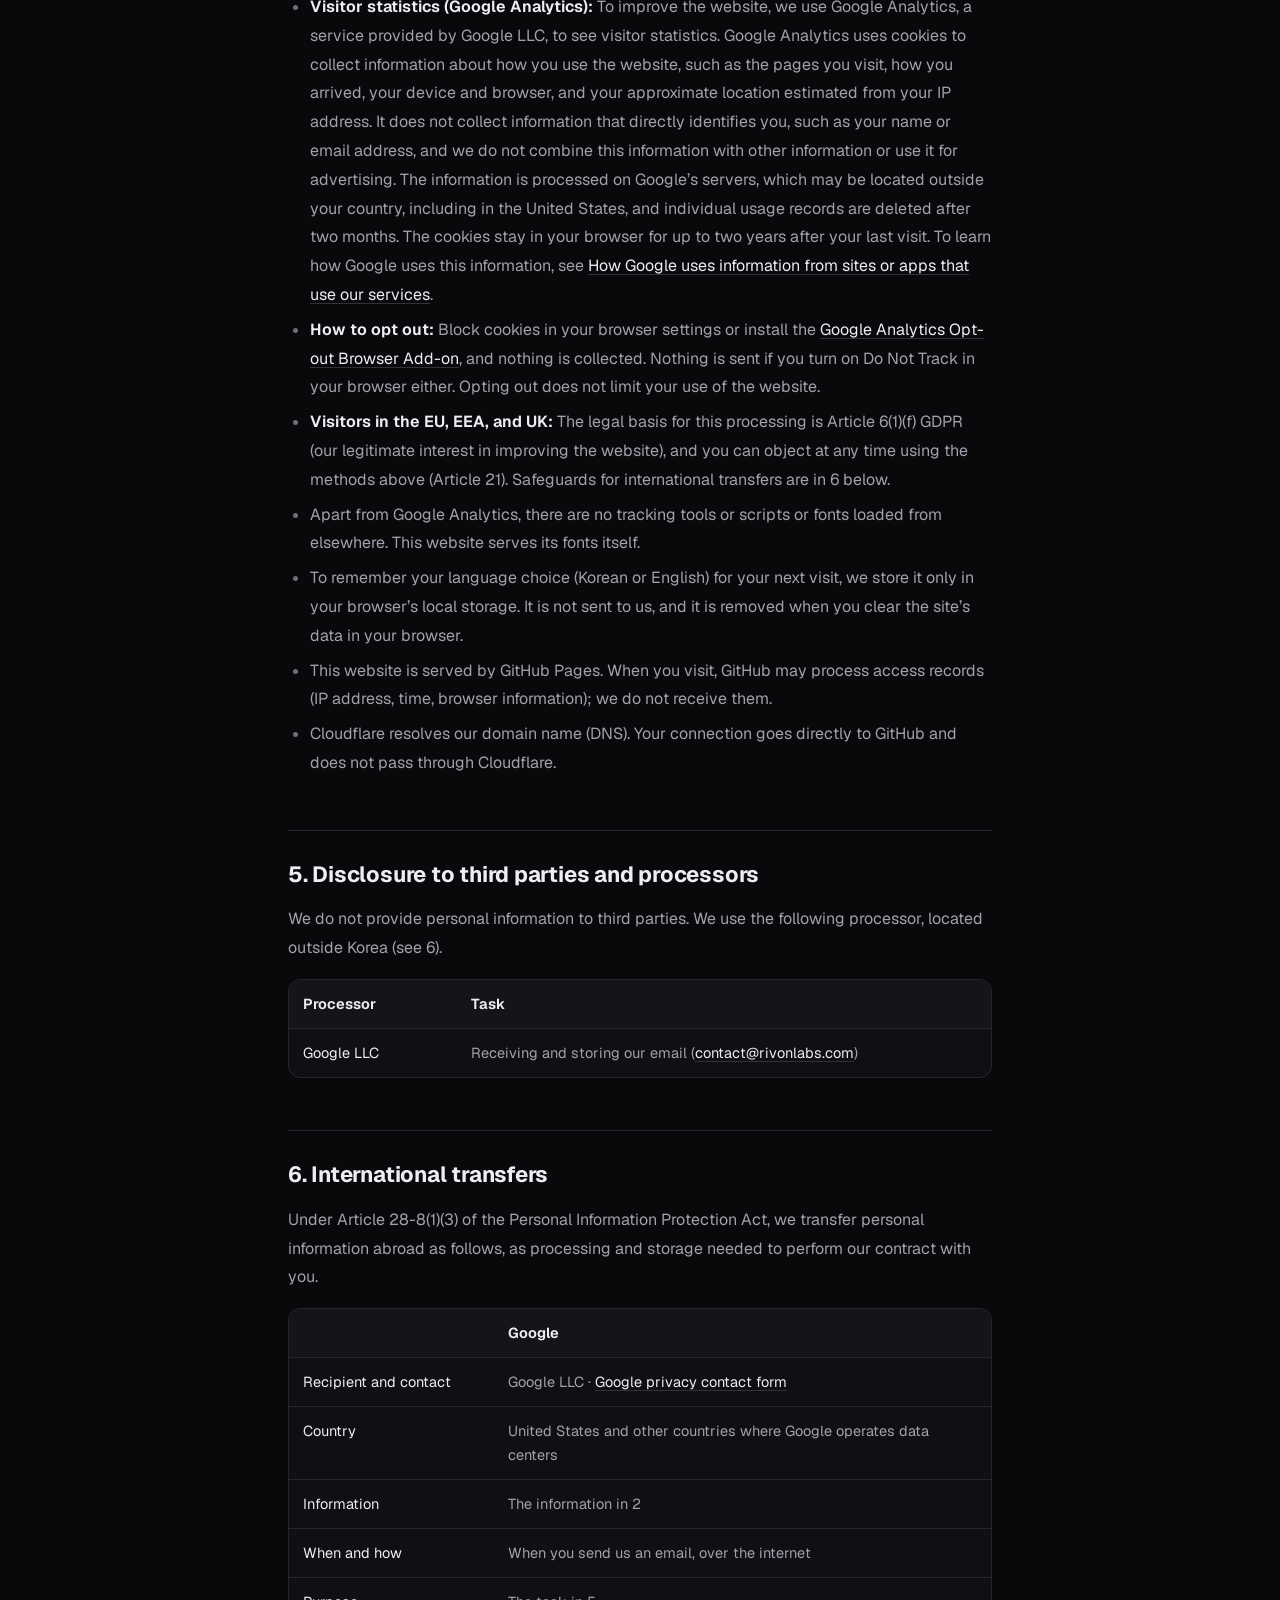
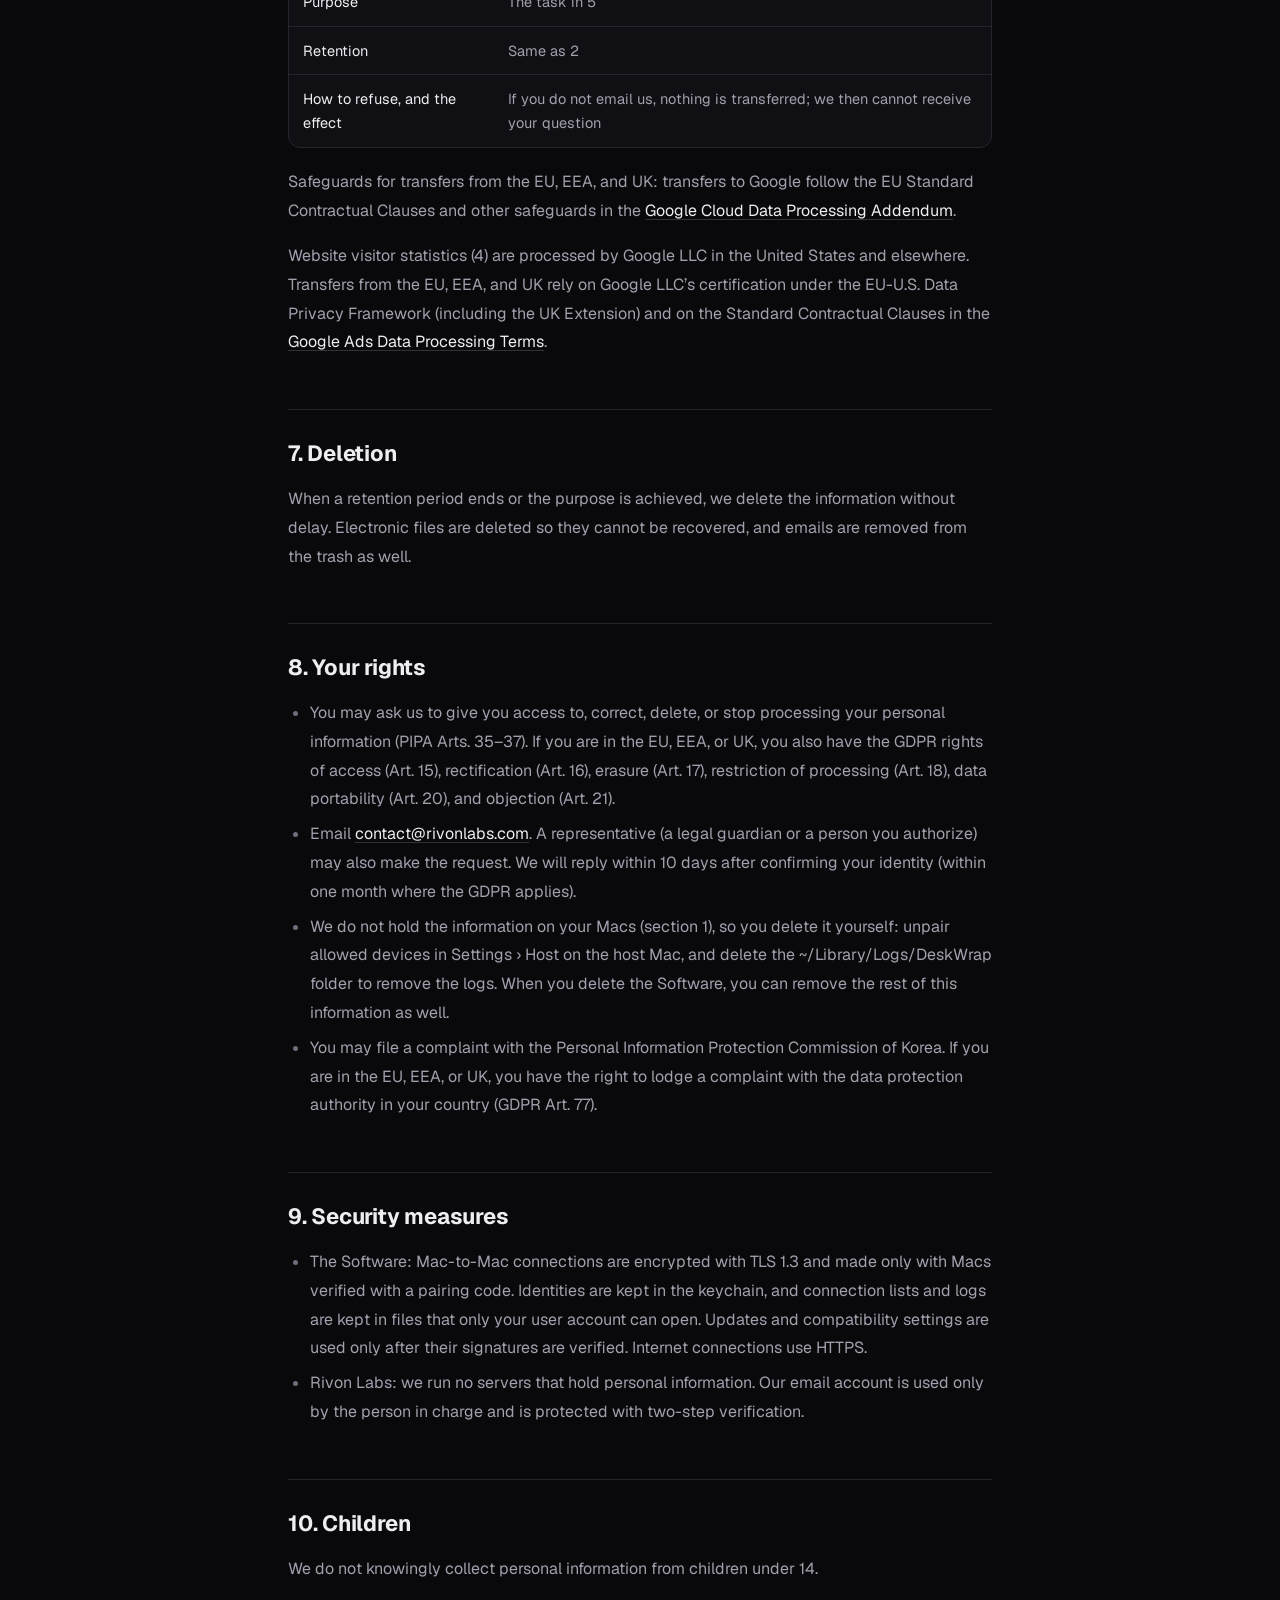
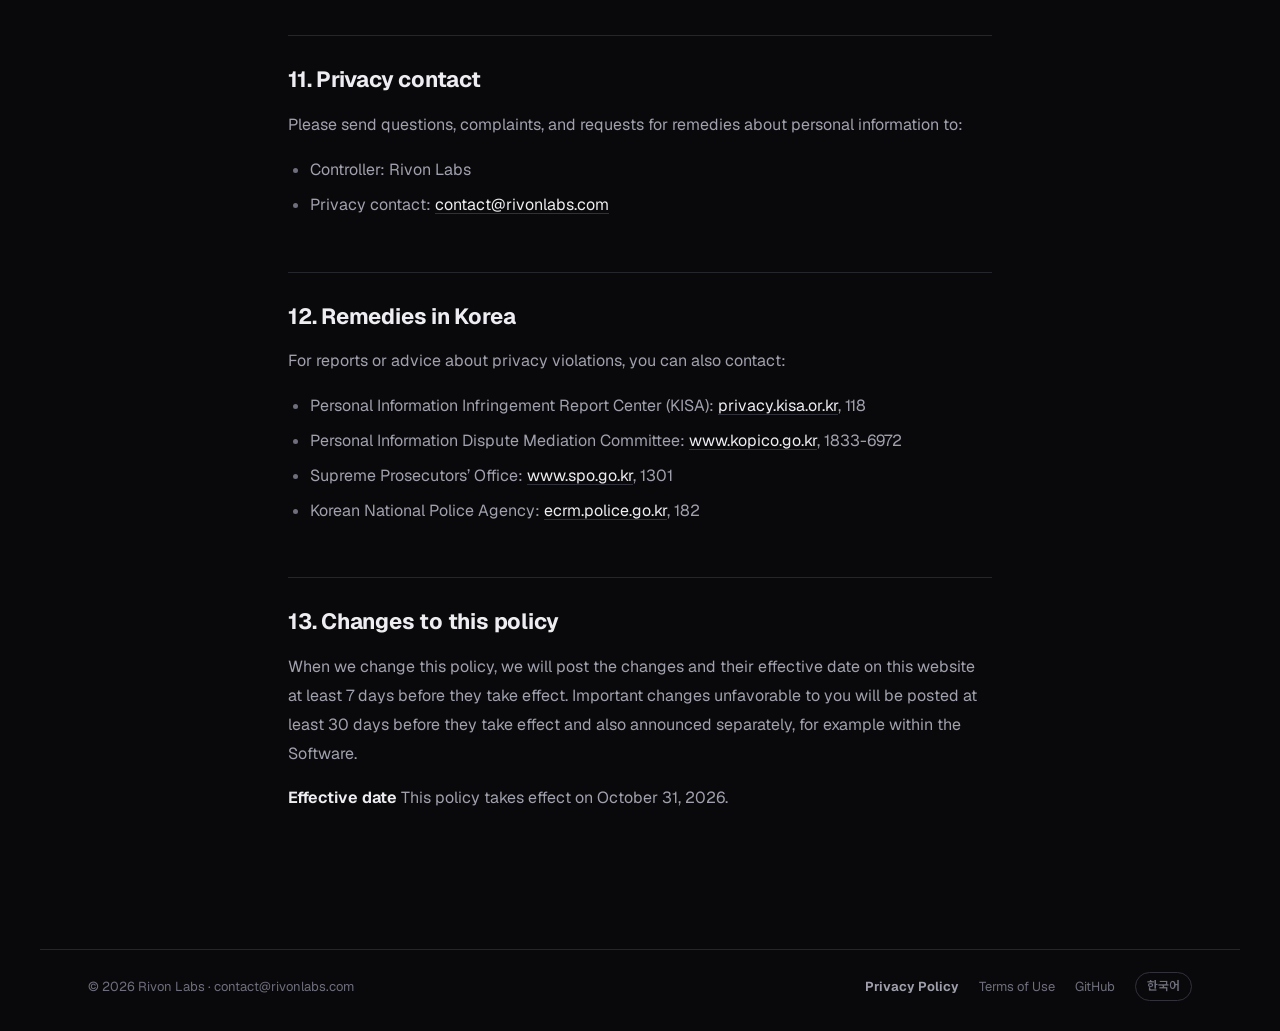
<file: en/privacy/index.html>
<!doctype html><html lang=en><head><meta charset=utf-8><meta name=viewport content="width=device-width,initial-scale=1"><title>DeskWrap Privacy Policy</title><meta name=description content="Privacy Policy for DeskWrap and this website — your app windows and input travel only between your own Macs."><meta name=theme-color content="#09090B"><meta name=color-scheme content="dark"><link rel=canonical href=https://deskwrap.rivonlabs.com/en/privacy/><link rel=alternate hreflang=ko href=https://deskwrap.rivonlabs.com/privacy/><link rel=alternate hreflang=en href=https://deskwrap.rivonlabs.com/en/privacy/><link rel=alternate hreflang=x-default href=https://deskwrap.rivonlabs.com/en/privacy/><meta property="og:type" content="website"><meta property="og:site_name" content="DeskWrap"><meta property="og:title" content="DeskWrap Privacy Policy"><meta property="og:description" content="Privacy Policy for DeskWrap and this website — your app windows and input travel only between your own Macs."><meta property="og:url" content="https://deskwrap.rivonlabs.com/en/privacy/"><meta property="og:locale" content="en_US"><meta property="og:image" content="https://deskwrap.rivonlabs.com/og-en.png"><meta name=twitter:card content="summary_large_image"><link rel=icon href=https://deskwrap.rivonlabs.com/favicon.svg type=image/svg+xml><link rel=preload href=/fonts/geist/Geist-Variable.woff2 as=font type=font/woff2 crossorigin><link rel=stylesheet href=/fonts/pretendard/pretendardvariable-dynamic-subset.css><link rel=stylesheet href=/css/site.min.674baa83832517692797e05aad3c0c0b1f22ad5b0e653a2306204445308cfd31.css integrity="sha256-Z0uqg4MlF2knl+BarTwMCx8irVsOZTojBiBERTCM/TE="><script data-analytics>(function(){var e,t="G-4S7B88M9LJ",s="deskwrap.rivonlabs.com",n=navigator.doNotTrack||window.doNotTrack||navigator.msDoNotTrack;if(n=="1"||n=="yes"||location.hostname!==s||window.dwLangRedirect)return;window.dataLayer=window.dataLayer||[],window.gtag=function(){dataLayer.push(arguments)},gtag("js",new Date),gtag("config",t),e=document.createElement("script"),e.async=!0,e.src="https://www.googletagmanager.com/gtag/js?id="+t,document.head.appendChild(e)})()</script></head><body><div class=E><header class=nav><a class=brand href=/en/ style=text-decoration:none><svg width="26" height="26" viewBox="0 0 26 26" aria-hidden="true"><rect x="1.5" y="3" width="23" height="20" rx="6" fill="none" stroke="#EDEDF2" stroke-width="1.8" stroke-dasharray="3 2.4"/><rect x="7" y="8.5" width="12" height="9" rx="2.5" fill="#A78BFA"/></svg>
DeskWrap</a><div class=sp></div><a class=lang href=/privacy/ hreflang=ko lang=ko data-lang=ko title="한국어로 보기">한국어</a>
<span class="btn is-soon" aria-disabled=true>Coming soon</span></header><article class=doc><h1>DeskWrap Privacy Policy</h1><p>This Privacy Policy explains how Rivon Labs (&ldquo;we&rdquo; or &ldquo;us&rdquo;) handles personal information in operating DeskWrap (the &ldquo;Software&rdquo;) and this website. It covers what Article 30 of the Personal Information Protection Act of Korea and Article 13 of the EU General Data Protection Regulation (GDPR) require us to tell you. This policy is provided in Korean and English; if the two versions differ, the Korean version prevails.</p><p><strong>In short:</strong> the Software connects your Macs directly to each other. App window images, keyboard and mouse input, sound, and what you copy travel only between your own Macs and never pass through a server of ours (we don&rsquo;t run one). The Software has no accounts, no ads, and collects no usage analytics. This website uses Google Analytics for visitor statistics (see 4 below). Apart from that, the only personal information we receive is the emails you send us.</p><h2 id=1-information-that-stays-on-your-macs>1. Information that stays on your Macs</h2><p>The following is processed only on your Mac, or between the Macs you connect, and is never sent to us. We cannot receive or see it. Below, the &ldquo;host Mac&rdquo; is the Mac where an app runs, and &ldquo;this Mac&rdquo; is the Mac where you use that app.</p><ul><li><strong>App window images and sound:</strong> the windows of the apps you pick, and those apps&rsquo; sound, are sent from the host Mac to this Mac. Only the windows of the apps you pick are sent, never the whole screen, and the images and sound received are not saved.</li><li><strong>Keyboard and mouse input:</strong> keys you press and mouse actions in a mirrored window are passed to that app on the host Mac. The text you type is not recorded.</li><li><strong>Clipboard:</strong> when you copy on one Mac, the other Mac is told only that something was copied and in what formats; the content (text or images) crosses over when you paste. However, if the last thing you copied came from a Mac when you close the connection to it, its content is fetched in advance so you can still paste it after the connection closes.</li><li><strong>Mac identity and connection information:</strong> each Mac creates an identity (a cryptographic key) used to verify connections and keeps it in that Mac&rsquo;s keychain. The list of Macs you have connected to (name, address, and identity fingerprint) and the list of devices you have allowed to connect are kept in files that only your user account can read.</li><li><strong>Proxy apps:</strong> to show remote apps in the Dock and ⌘Tab, the Software creates a small app with each remote app&rsquo;s name and icon in the ~/Applications/DeskWrap folder on this Mac.</li><li><strong>Announcing to nearby Macs:</strong> a Mac turned on as a host announces its Mac name, the first 8 characters of its identity fingerprint, its protocol version, and whether it is currently accepting a pairing code on the local network (Bonjour), so that Macs on the same network can find it. Other devices on the same network can also see this announcement. Nothing is announced when the host is turned off.</li><li><strong>Settings:</strong> the Software&rsquo;s settings, such as whether to check for updates automatically.</li><li><strong>Logs:</strong> troubleshooting logs are kept in the ~/Library/Logs/DeskWrap folder on this Mac. They record the course of connections and errors, the names, addresses, and identity fingerprints of the Macs you connect to, and the bundle IDs of mirrored apps; they do not record screen images, the text you type, or what you copy. Only your user account can read the files (permission 0600), and once a file passes 8 MB, only the previous file is kept and a new one is started.</li><li><strong>Diagnostic files:</strong> &ldquo;Problem Report&rdquo; creates a file that you save yourself. Before logs are added to it, Mac names, addresses, pairing codes, and home folder paths are masked, and identity fingerprints are cut to their first 8 characters. The Software never sends this file anywhere. We receive it only if you attach it to an email (see 2).</li></ul><h2 id=2-personal-information-we-process>2. Personal information we process</h2><div class=tbl><table><thead><tr><th>What</th><th>Why</th><th>Legal basis</th><th>How long</th></tr></thead><tbody><tr><td><strong>Support emails</strong> — email address, name (if given), message, and attachments (for example, diagnostic files)</td><td>To answer your questions and fix problems</td><td>PIPA Art. 15(1)(4) (action at your request); GDPR Art. 6(1)(b) and (f) (our legitimate interest in answering inquiries)</td><td>1 year after the matter is closed</td></tr></tbody></table></div><ul><li>If you do not send an email, we cannot receive your question. You can use the Software fully without ever emailing us.</li><li>We do not use this information for automated decision-making, including profiling.</li></ul><h2 id=3-the-softwares-connections>3. The Software&rsquo;s connections</h2><p>The Software connects your Macs directly to each other, and connects to the internet only for updates. Neither passes through a server of ours, and neither sends usage analytics.</p><div class=tbl><table><thead><tr><th>Connection</th><th>When</th><th>To</th><th>What is sent</th></tr></thead><tbody><tr><td>Mac-to-Mac connection</td><td>While you open and use apps on another Mac</td><td>The Mac you connected to (directly)</td><td>The images, sound, input, and clipboard described in 1, and connection information</td></tr><tr><td>Update check</td><td>Once a day (on by default; you can turn it off in Settings › General) and when you check manually</td><td>This website (GitHub Pages)</td><td>The request itself¹</td></tr><tr><td>Release notes</td><td>When the update window opens</td><td>This website (GitHub Pages)</td><td>The request itself¹</td></tr><tr><td>Update download</td><td>When you install an update</td><td>GitHub Releases</td><td>The request itself¹</td></tr><tr><td>Compatibility settings</td><td>Once a day</td><td>This website (GitHub Pages)</td><td>The request itself¹</td></tr></tbody></table></div><p>Mac-to-Mac connections are encrypted with TLS 1.3 and are made only with Macs verified with the 8-character code the host Mac showed when you first connected. They work when both Macs are on the same network or joined by a VPN you set up yourself.</p><p>¹ The request itself: any connection gives the receiving server your IP address, the time of the request, and standard request information that includes the versions of the Software and macOS. Update checks do not send system information. GitHub processes these records under its own <a href=https://docs.github.com/site-policy/privacy-policies/github-general-privacy-statement>privacy statement</a>; we do not receive them.</p><h2 id=4-this-website>4. This website</h2><ul><li><strong>Visitor statistics (Google Analytics):</strong> To improve the website, we use Google Analytics, a service provided by Google LLC, to see visitor statistics. Google Analytics uses cookies to collect information about how you use the website, such as the pages you visit, how you arrived, your device and browser, and your approximate location estimated from your IP address. It does not collect information that directly identifies you, such as your name or email address, and we do not combine this information with other information or use it for advertising. The information is processed on Google&rsquo;s servers, which may be located outside your country, including in the United States, and individual usage records are deleted after two months. The cookies stay in your browser for up to two years after your last visit. To learn how Google uses this information, see <a href=https://policies.google.com/technologies/partner-sites>How Google uses information from sites or apps that use our services</a>.</li><li><strong>How to opt out:</strong> Block cookies in your browser settings or install the <a href=https://tools.google.com/dlpage/gaoptout>Google Analytics Opt-out Browser Add-on</a>, and nothing is collected. Nothing is sent if you turn on Do Not Track in your browser either. Opting out does not limit your use of the website.</li><li><strong>Visitors in the EU, EEA, and UK:</strong> The legal basis for this processing is Article 6(1)(f) GDPR (our legitimate interest in improving the website), and you can object at any time using the methods above (Article 21). Safeguards for international transfers are in 6 below.</li><li>Apart from Google Analytics, there are no tracking tools or scripts or fonts loaded from elsewhere. This website serves its fonts itself.</li><li>To remember your language choice (Korean or English) for your next visit, we store it only in your browser&rsquo;s local storage. It is not sent to us, and it is removed when you clear the site&rsquo;s data in your browser.</li><li>This website is served by GitHub Pages. When you visit, GitHub may process access records (IP address, time, browser information); we do not receive them.</li><li>Cloudflare resolves our domain name (DNS). Your connection goes directly to GitHub and does not pass through Cloudflare.</li></ul><h2 id=5-disclosure-to-third-parties-and-processors>5. Disclosure to third parties and processors</h2><p>We do not provide personal information to third parties. We use the following processor, located outside Korea (see 6).</p><div class=tbl><table><thead><tr><th>Processor</th><th>Task</th></tr></thead><tbody><tr><td>Google LLC</td><td>Receiving and storing our email (<a href=mailto:contact@rivonlabs.com>contact@rivonlabs.com</a>)</td></tr></tbody></table></div><h2 id=6-international-transfers>6. International transfers</h2><p>Under Article 28-8(1)(3) of the Personal Information Protection Act, we transfer personal information abroad as follows, as processing and storage needed to perform our contract with you.</p><div class=tbl><table><thead><tr><th></th><th>Google</th></tr></thead><tbody><tr><td>Recipient and contact</td><td>Google LLC · <a href=https://support.google.com/policies/contact/general_privacy_form>Google privacy contact form</a></td></tr><tr><td>Country</td><td>United States and other countries where Google operates data centers</td></tr><tr><td>Information</td><td>The information in 2</td></tr><tr><td>When and how</td><td>When you send us an email, over the internet</td></tr><tr><td>Purpose</td><td>The task in 5</td></tr><tr><td>Retention</td><td>Same as 2</td></tr><tr><td>How to refuse, and the effect</td><td>If you do not email us, nothing is transferred; we then cannot receive your question</td></tr></tbody></table></div><p>Safeguards for transfers from the EU, EEA, and UK: transfers to Google follow the EU Standard Contractual Clauses and other safeguards in the <a href=https://cloud.google.com/terms/data-processing-addendum>Google Cloud Data Processing Addendum</a>.</p><p>Website visitor statistics (4) are processed by Google LLC in the United States and elsewhere. Transfers from the EU, EEA, and UK rely on Google LLC&rsquo;s certification under the EU-U.S. Data Privacy Framework (including the UK Extension) and on the Standard Contractual Clauses in the <a href=https://business.safety.google/adsprocessorterms/>Google Ads Data Processing Terms</a>.</p><h2 id=7-deletion>7. Deletion</h2><p>When a retention period ends or the purpose is achieved, we delete the information without delay. Electronic files are deleted so they cannot be recovered, and emails are removed from the trash as well.</p><h2 id=8-your-rights>8. Your rights</h2><ul><li>You may ask us to give you access to, correct, delete, or stop processing your personal information (PIPA Arts. 35–37). If you are in the EU, EEA, or UK, you also have the GDPR rights of access (Art. 15), rectification (Art. 16), erasure (Art. 17), restriction of processing (Art. 18), data portability (Art. 20), and objection (Art. 21).</li><li>Email <a href=mailto:contact@rivonlabs.com>contact@rivonlabs.com</a>. A representative (a legal guardian or a person you authorize) may also make the request. We will reply within 10 days after confirming your identity (within one month where the GDPR applies).</li><li>We do not hold the information on your Macs (section 1), so you delete it yourself: unpair allowed devices in Settings › Host on the host Mac, and delete the ~/Library/Logs/DeskWrap folder to remove the logs. When you delete the Software, you can remove the rest of this information as well.</li><li>You may file a complaint with the Personal Information Protection Commission of Korea. If you are in the EU, EEA, or UK, you have the right to lodge a complaint with the data protection authority in your country (GDPR Art. 77).</li></ul><h2 id=9-security-measures>9. Security measures</h2><ul><li>The Software: Mac-to-Mac connections are encrypted with TLS 1.3 and made only with Macs verified with a pairing code. Identities are kept in the keychain, and connection lists and logs are kept in files that only your user account can open. Updates and compatibility settings are used only after their signatures are verified. Internet connections use HTTPS.</li><li>Rivon Labs: we run no servers that hold personal information. Our email account is used only by the person in charge and is protected with two-step verification.</li></ul><h2 id=10-children>10. Children</h2><p>We do not knowingly collect personal information from children under 14.</p><h2 id=11-privacy-contact>11. Privacy contact</h2><p>Please send questions, complaints, and requests for remedies about personal information to:</p><ul><li>Controller: Rivon Labs</li><li>Privacy contact: <a href=mailto:contact@rivonlabs.com>contact@rivonlabs.com</a></li></ul><h2 id=12-remedies-in-korea>12. Remedies in Korea</h2><p>For reports or advice about privacy violations, you can also contact:</p><ul><li>Personal Information Infringement Report Center (KISA): <a href=https://privacy.kisa.or.kr>privacy.kisa.or.kr</a>, 118</li><li>Personal Information Dispute Mediation Committee: <a href=https://www.kopico.go.kr>www.kopico.go.kr</a>, 1833-6972</li><li>Supreme Prosecutors&rsquo; Office: <a href=https://www.spo.go.kr>www.spo.go.kr</a>, 1301</li><li>Korean National Police Agency: <a href=https://ecrm.police.go.kr>ecrm.police.go.kr</a>, 182</li></ul><h2 id=13-changes-to-this-policy>13. Changes to this policy</h2><p>When we change this policy, we will post the changes and their effective date on this website at least 7 days before they take effect. Important changes unfavorable to you will be posted at least 30 days before they take effect and also announced separately, for example within the Software.</p><p><strong>Effective date</strong> This policy takes effect on October 31, 2026.</p></article><footer class=foot><span>© 2026 Rivon Labs · <a href=mailto:contact@rivonlabs.com title=Contact>contact@rivonlabs.com</a></span>
<span class=sp></span><nav class=foot-links aria-label="Site information"><a class=pp href=/en/privacy/>Privacy Policy</a>
<a href=/en/terms/>Terms of Use</a>
<a href=https://github.com/powerumc/deskwrap.github.io>GitHub</a></nav><a class=lang href=/privacy/ hreflang=ko lang=ko data-lang=ko title="한국어로 보기">한국어</a></footer></div><script src=/js/site.min.c53f369c0d268b90578b0ef86316e626a56566dfb1e2c96fb5ab07098cf542e7.js integrity="sha256-xT82nA0mi5BXiw74YxbmJqVlZt+x4slvtasHCYz1Quc=" defer></script></body></html>
</file>
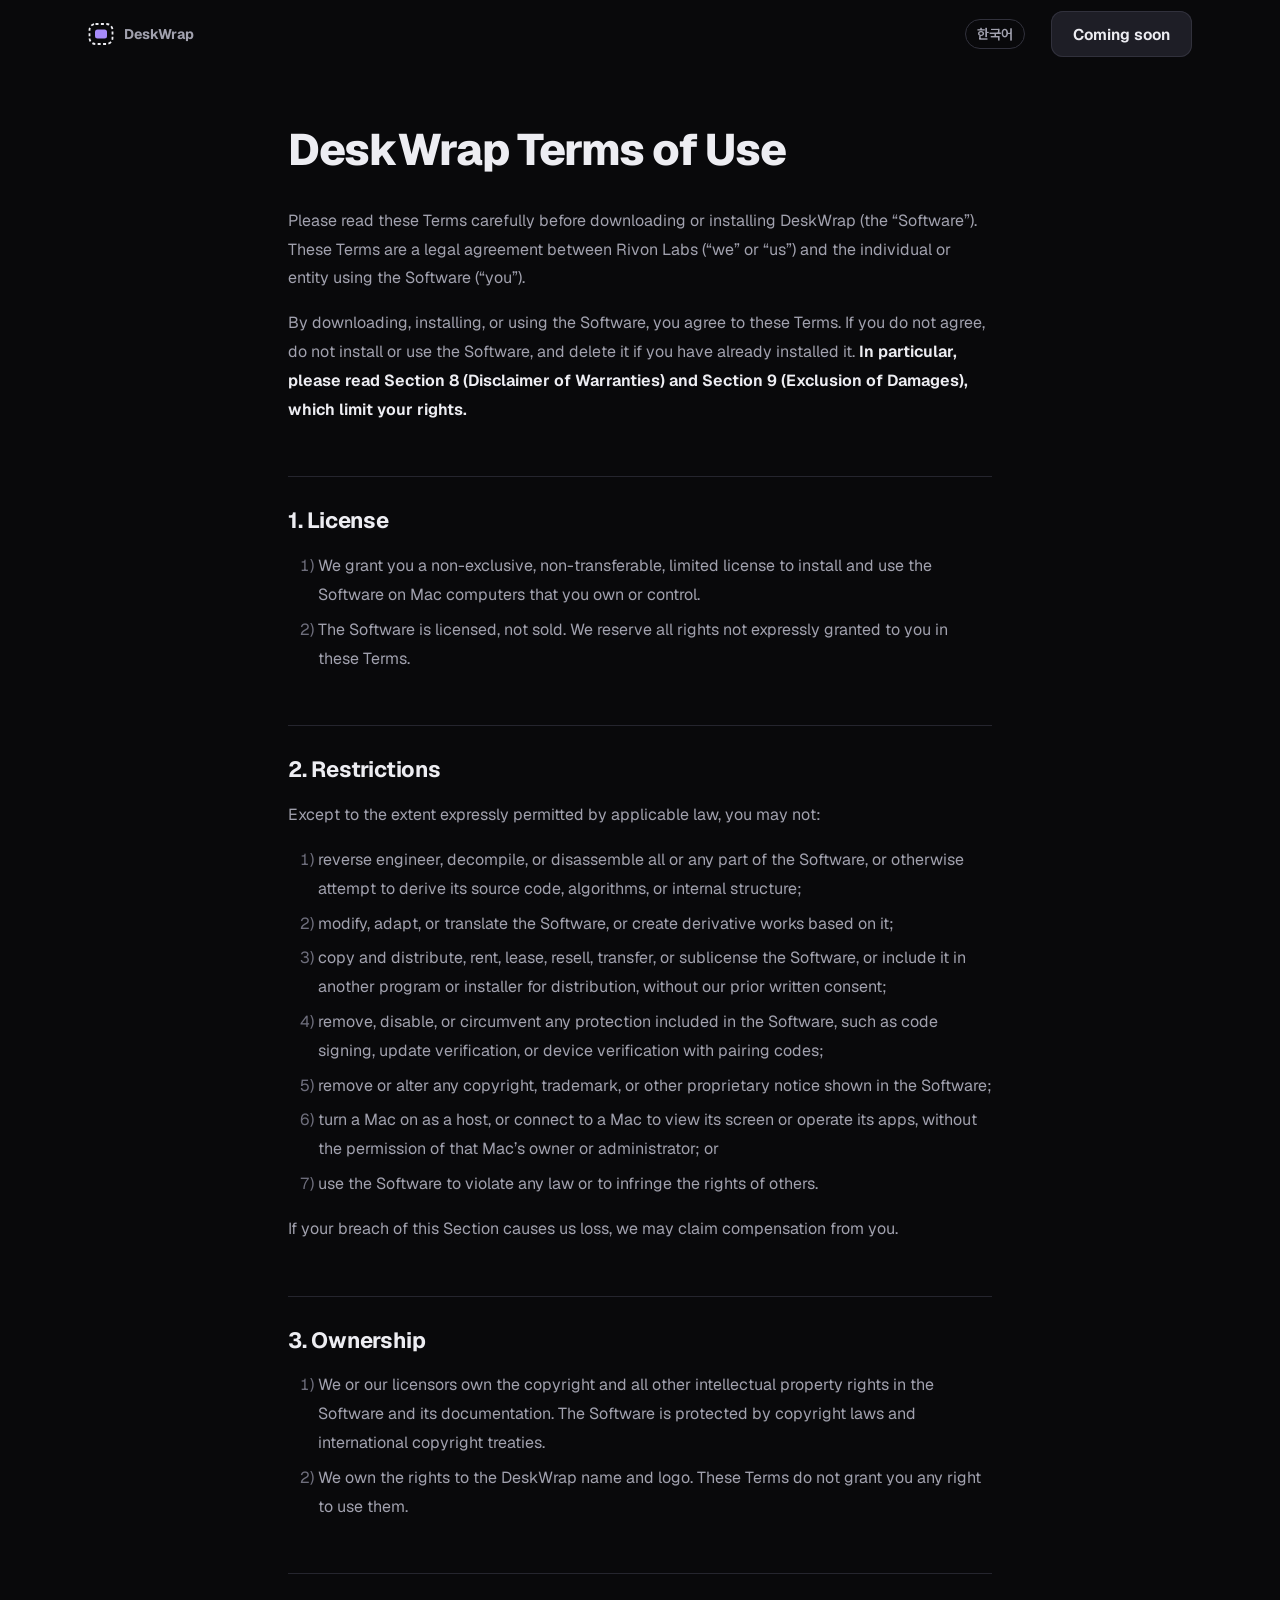
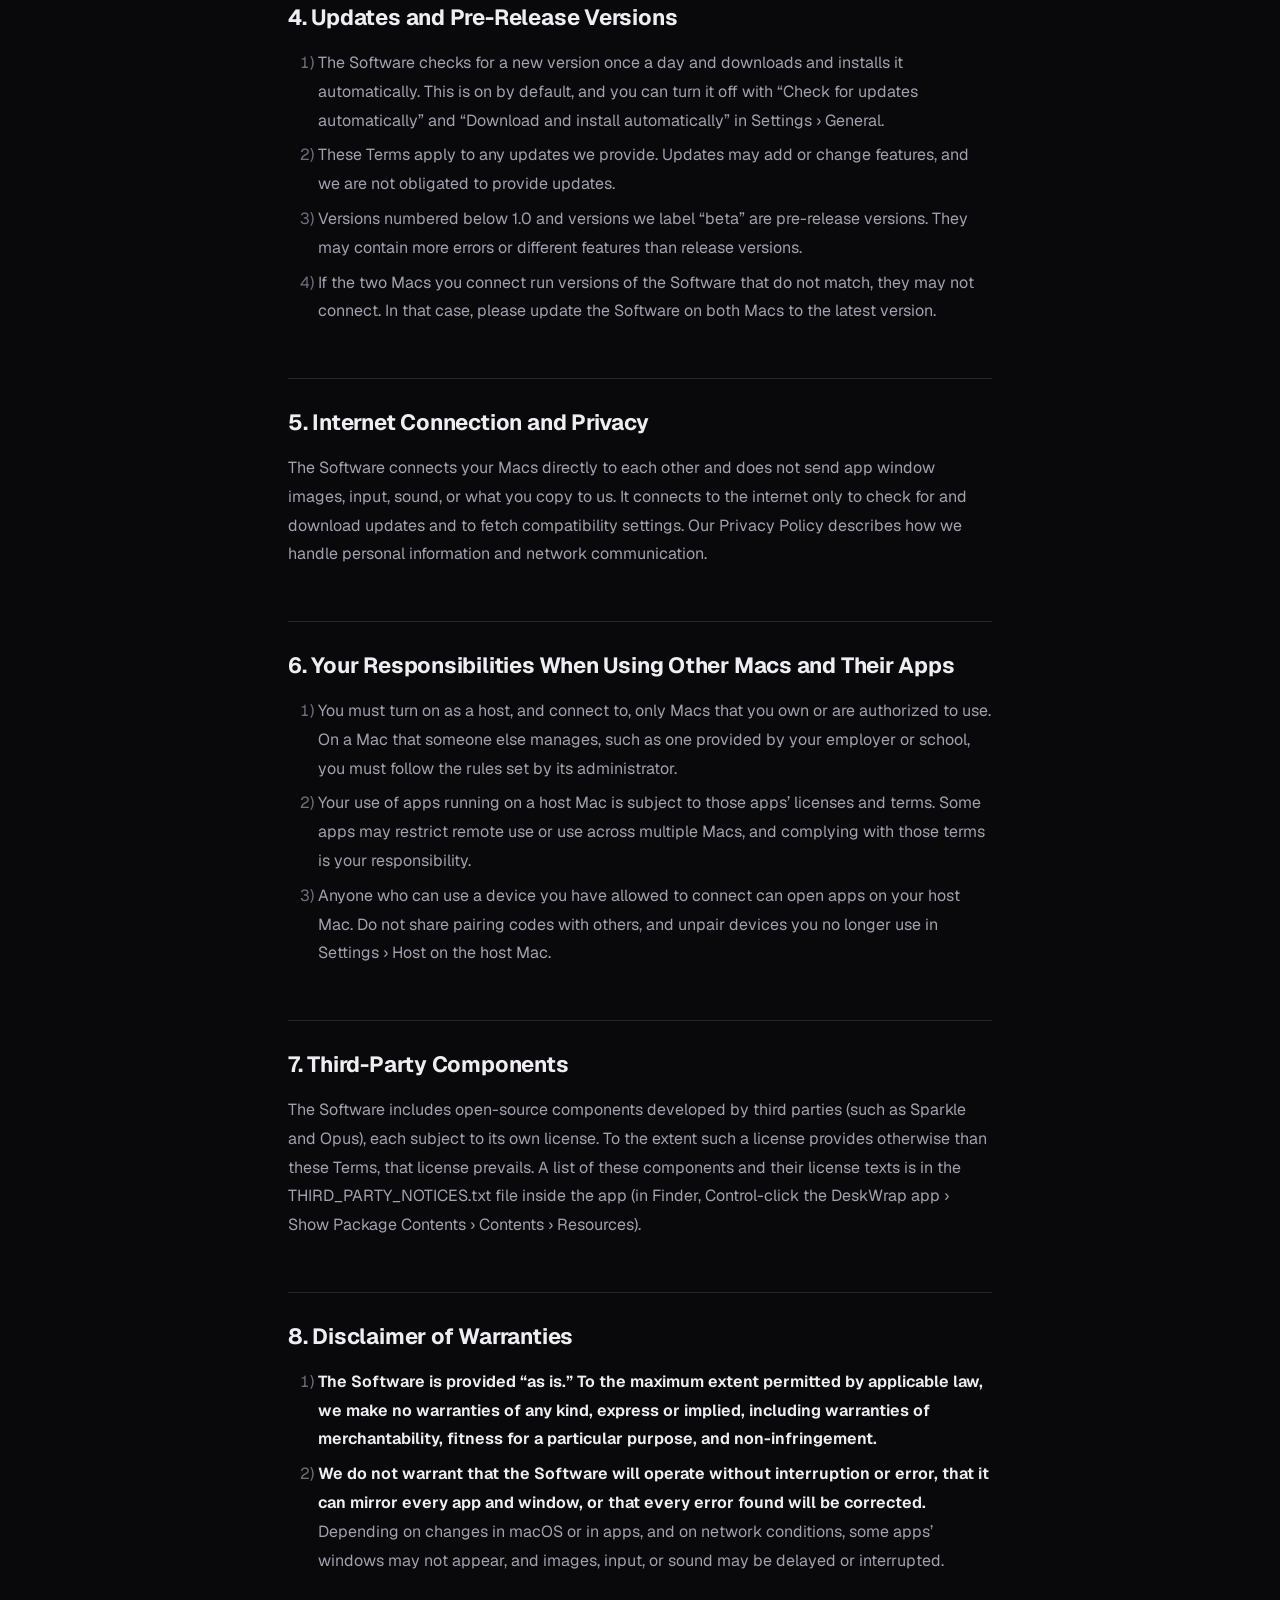
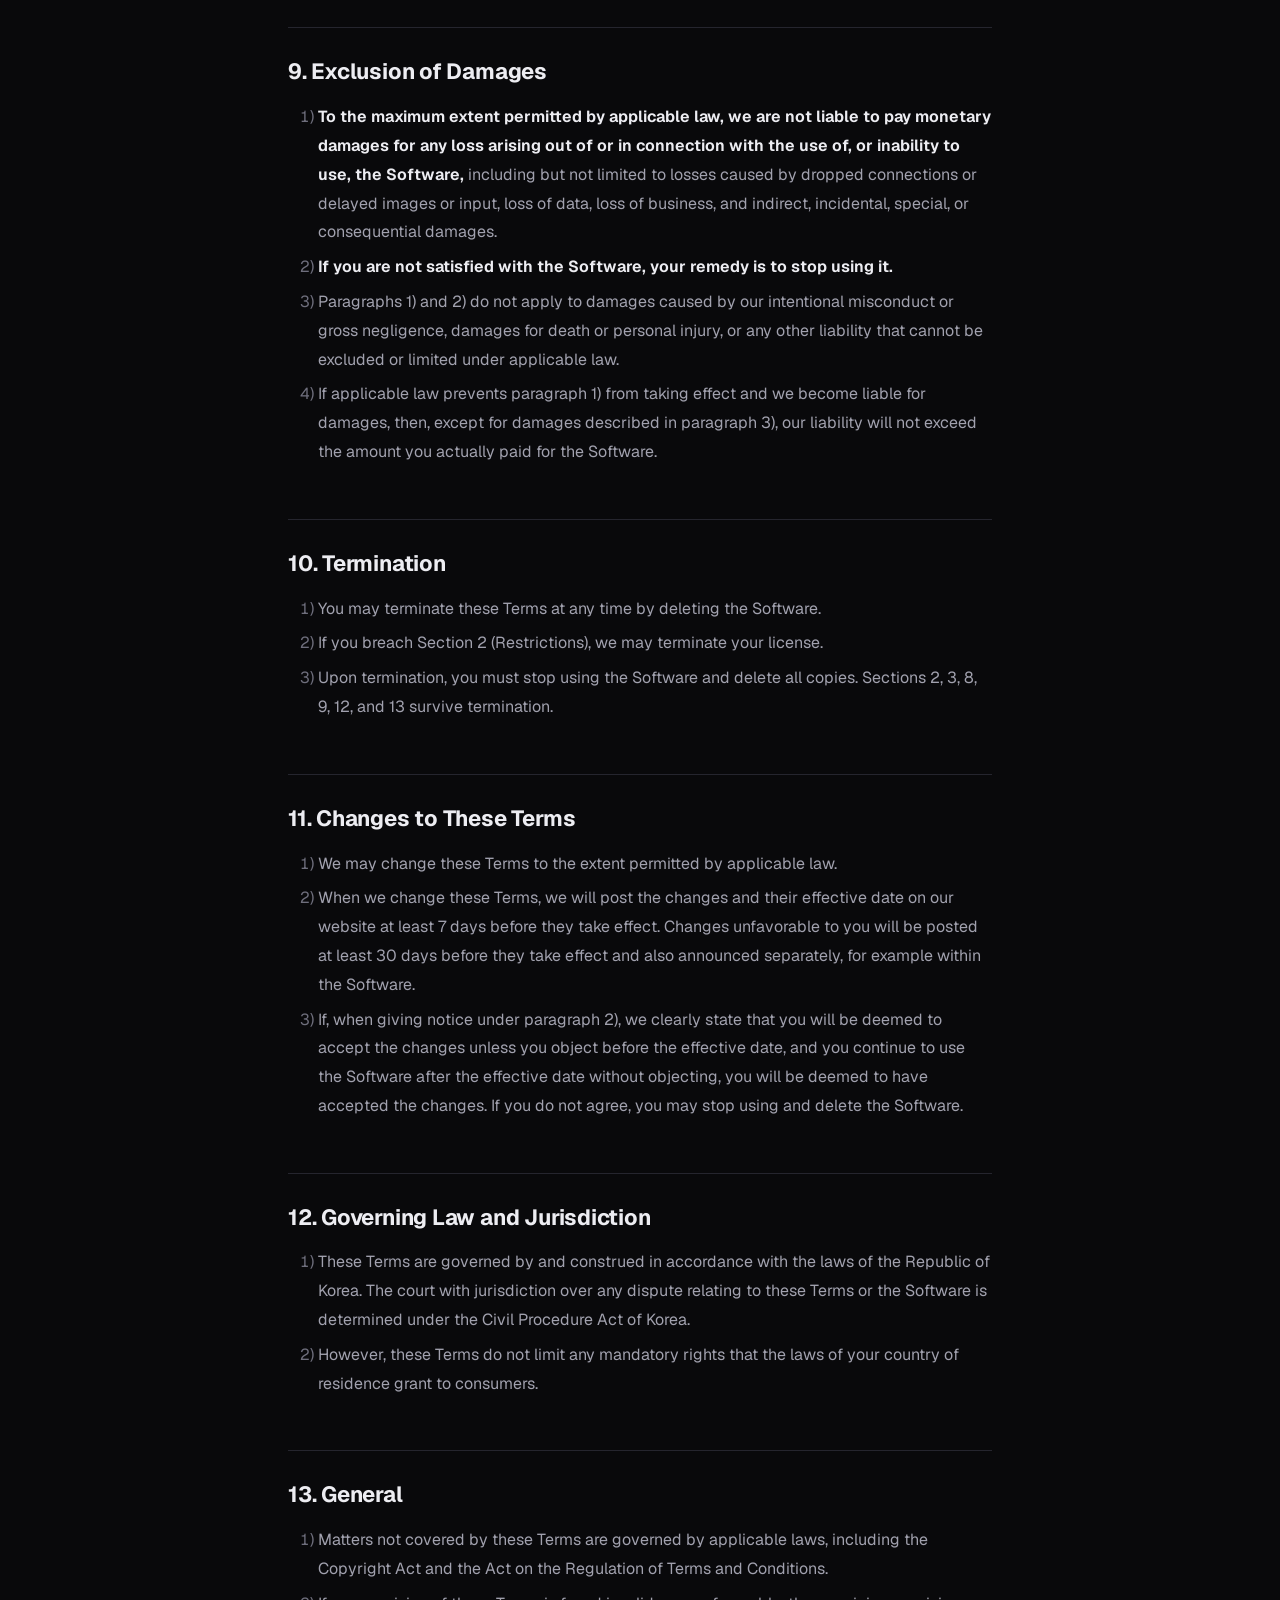
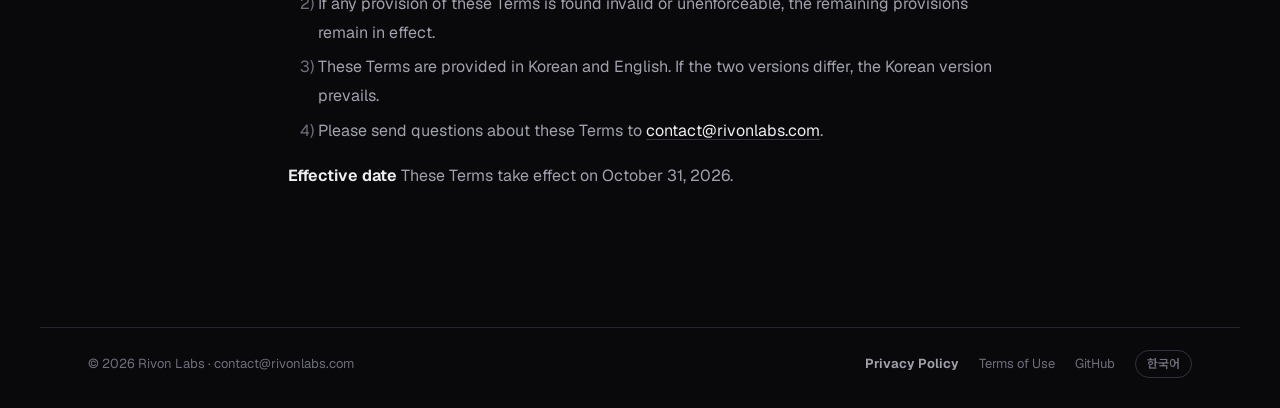
<file: en/terms/index.html>
<!doctype html><html lang=en><head><meta charset=utf-8><meta name=viewport content="width=device-width,initial-scale=1"><title>DeskWrap Terms of Use</title><meta name=description content="DeskWrap Terms of Use — license, restrictions, your responsibilities when using other Macs and their apps, disclaimer of warranties, and exclusion of damages. Effective October 31, 2026."><meta name=theme-color content="#09090B"><meta name=color-scheme content="dark"><link rel=canonical href=https://deskwrap.rivonlabs.com/en/terms/><link rel=alternate hreflang=ko href=https://deskwrap.rivonlabs.com/terms/><link rel=alternate hreflang=en href=https://deskwrap.rivonlabs.com/en/terms/><link rel=alternate hreflang=x-default href=https://deskwrap.rivonlabs.com/en/terms/><meta property="og:type" content="website"><meta property="og:site_name" content="DeskWrap"><meta property="og:title" content="DeskWrap Terms of Use"><meta property="og:description" content="DeskWrap Terms of Use — license, restrictions, your responsibilities when using other Macs and their apps, disclaimer of warranties, and exclusion of damages. Effective October 31, 2026."><meta property="og:url" content="https://deskwrap.rivonlabs.com/en/terms/"><meta property="og:locale" content="en_US"><meta property="og:image" content="https://deskwrap.rivonlabs.com/og-en.png"><meta name=twitter:card content="summary_large_image"><link rel=icon href=https://deskwrap.rivonlabs.com/favicon.svg type=image/svg+xml><link rel=preload href=/fonts/geist/Geist-Variable.woff2 as=font type=font/woff2 crossorigin><link rel=stylesheet href=/fonts/pretendard/pretendardvariable-dynamic-subset.css><link rel=stylesheet href=/css/site.min.674baa83832517692797e05aad3c0c0b1f22ad5b0e653a2306204445308cfd31.css integrity="sha256-Z0uqg4MlF2knl+BarTwMCx8irVsOZTojBiBERTCM/TE="><script data-analytics>(function(){var e,t="G-4S7B88M9LJ",s="deskwrap.rivonlabs.com",n=navigator.doNotTrack||window.doNotTrack||navigator.msDoNotTrack;if(n=="1"||n=="yes"||location.hostname!==s||window.dwLangRedirect)return;window.dataLayer=window.dataLayer||[],window.gtag=function(){dataLayer.push(arguments)},gtag("js",new Date),gtag("config",t),e=document.createElement("script"),e.async=!0,e.src="https://www.googletagmanager.com/gtag/js?id="+t,document.head.appendChild(e)})()</script></head><body><div class=E><header class=nav><a class=brand href=/en/ style=text-decoration:none><svg width="26" height="26" viewBox="0 0 26 26" aria-hidden="true"><rect x="1.5" y="3" width="23" height="20" rx="6" fill="none" stroke="#EDEDF2" stroke-width="1.8" stroke-dasharray="3 2.4"/><rect x="7" y="8.5" width="12" height="9" rx="2.5" fill="#A78BFA"/></svg>
DeskWrap</a><div class=sp></div><a class=lang href=/terms/ hreflang=ko lang=ko data-lang=ko title="한국어로 보기">한국어</a>
<span class="btn is-soon" aria-disabled=true>Coming soon</span></header><article class=doc><h1>DeskWrap Terms of Use</h1><p>Please read these Terms carefully before downloading or installing DeskWrap (the &ldquo;Software&rdquo;). These Terms are a legal agreement between Rivon Labs (&ldquo;we&rdquo; or &ldquo;us&rdquo;) and the individual or entity using the Software (&ldquo;you&rdquo;).</p><p>By downloading, installing, or using the Software, you agree to these Terms. If you do not agree, do not install or use the Software, and delete it if you have already installed it. <strong>In particular, please read Section 8 (Disclaimer of Warranties) and Section 9 (Exclusion of Damages), which limit your rights.</strong></p><h2 id=1-license>1. License</h2><ol><li>We grant you a non-exclusive, non-transferable, limited license to install and use the Software on Mac computers that you own or control.</li><li>The Software is licensed, not sold. We reserve all rights not expressly granted to you in these Terms.</li></ol><h2 id=2-restrictions>2. Restrictions</h2><p>Except to the extent expressly permitted by applicable law, you may not:</p><ol><li>reverse engineer, decompile, or disassemble all or any part of the Software, or otherwise attempt to derive its source code, algorithms, or internal structure;</li><li>modify, adapt, or translate the Software, or create derivative works based on it;</li><li>copy and distribute, rent, lease, resell, transfer, or sublicense the Software, or include it in another program or installer for distribution, without our prior written consent;</li><li>remove, disable, or circumvent any protection included in the Software, such as code signing, update verification, or device verification with pairing codes;</li><li>remove or alter any copyright, trademark, or other proprietary notice shown in the Software;</li><li>turn a Mac on as a host, or connect to a Mac to view its screen or operate its apps, without the permission of that Mac&rsquo;s owner or administrator; or</li><li>use the Software to violate any law or to infringe the rights of others.</li></ol><p>If your breach of this Section causes us loss, we may claim compensation from you.</p><h2 id=3-ownership>3. Ownership</h2><ol><li>We or our licensors own the copyright and all other intellectual property rights in the Software and its documentation. The Software is protected by copyright laws and international copyright treaties.</li><li>We own the rights to the DeskWrap name and logo. These Terms do not grant you any right to use them.</li></ol><h2 id=4-updates-and-pre-release-versions>4. Updates and Pre-Release Versions</h2><ol><li>The Software checks for a new version once a day and downloads and installs it automatically. This is on by default, and you can turn it off with &ldquo;Check for updates automatically&rdquo; and &ldquo;Download and install automatically&rdquo; in Settings › General.</li><li>These Terms apply to any updates we provide. Updates may add or change features, and we are not obligated to provide updates.</li><li>Versions numbered below 1.0 and versions we label &ldquo;beta&rdquo; are pre-release versions. They may contain more errors or different features than release versions.</li><li>If the two Macs you connect run versions of the Software that do not match, they may not connect. In that case, please update the Software on both Macs to the latest version.</li></ol><h2 id=5-internet-connection-and-privacy>5. Internet Connection and Privacy</h2><p>The Software connects your Macs directly to each other and does not send app window images, input, sound, or what you copy to us. It connects to the internet only to check for and download updates and to fetch compatibility settings. Our Privacy Policy describes how we handle personal information and network communication.</p><h2 id=6-your-responsibilities-when-using-other-macs-and-their-apps>6. Your Responsibilities When Using Other Macs and Their Apps</h2><ol><li>You must turn on as a host, and connect to, only Macs that you own or are authorized to use. On a Mac that someone else manages, such as one provided by your employer or school, you must follow the rules set by its administrator.</li><li>Your use of apps running on a host Mac is subject to those apps&rsquo; licenses and terms. Some apps may restrict remote use or use across multiple Macs, and complying with those terms is your responsibility.</li><li>Anyone who can use a device you have allowed to connect can open apps on your host Mac. Do not share pairing codes with others, and unpair devices you no longer use in Settings › Host on the host Mac.</li></ol><h2 id=7-third-party-components>7. Third-Party Components</h2><p>The Software includes open-source components developed by third parties (such as Sparkle and Opus), each subject to its own license. To the extent such a license provides otherwise than these Terms, that license prevails. A list of these components and their license texts is in the THIRD_PARTY_NOTICES.txt file inside the app (in Finder, Control-click the DeskWrap app › Show Package Contents › Contents › Resources).</p><h2 id=8-disclaimer-of-warranties>8. Disclaimer of Warranties</h2><ol><li><strong>The Software is provided &ldquo;as is.&rdquo; To the maximum extent permitted by applicable law, we make no warranties of any kind, express or implied, including warranties of merchantability, fitness for a particular purpose, and non-infringement.</strong></li><li><strong>We do not warrant that the Software will operate without interruption or error, that it can mirror every app and window, or that every error found will be corrected.</strong> Depending on changes in macOS or in apps, and on network conditions, some apps&rsquo; windows may not appear, and images, input, or sound may be delayed or interrupted.</li></ol><h2 id=9-exclusion-of-damages>9. Exclusion of Damages</h2><ol><li><strong>To the maximum extent permitted by applicable law, we are not liable to pay monetary damages for any loss arising out of or in connection with the use of, or inability to use, the Software,</strong> including but not limited to losses caused by dropped connections or delayed images or input, loss of data, loss of business, and indirect, incidental, special, or consequential damages.</li><li><strong>If you are not satisfied with the Software, your remedy is to stop using it.</strong></li><li>Paragraphs 1) and 2) do not apply to damages caused by our intentional misconduct or gross negligence, damages for death or personal injury, or any other liability that cannot be excluded or limited under applicable law.</li><li>If applicable law prevents paragraph 1) from taking effect and we become liable for damages, then, except for damages described in paragraph 3), our liability will not exceed the amount you actually paid for the Software.</li></ol><h2 id=10-termination>10. Termination</h2><ol><li>You may terminate these Terms at any time by deleting the Software.</li><li>If you breach Section 2 (Restrictions), we may terminate your license.</li><li>Upon termination, you must stop using the Software and delete all copies. Sections 2, 3, 8, 9, 12, and 13 survive termination.</li></ol><h2 id=11-changes-to-these-terms>11. Changes to These Terms</h2><ol><li>We may change these Terms to the extent permitted by applicable law.</li><li>When we change these Terms, we will post the changes and their effective date on our website at least 7 days before they take effect. Changes unfavorable to you will be posted at least 30 days before they take effect and also announced separately, for example within the Software.</li><li>If, when giving notice under paragraph 2), we clearly state that you will be deemed to accept the changes unless you object before the effective date, and you continue to use the Software after the effective date without objecting, you will be deemed to have accepted the changes. If you do not agree, you may stop using and delete the Software.</li></ol><h2 id=12-governing-law-and-jurisdiction>12. Governing Law and Jurisdiction</h2><ol><li>These Terms are governed by and construed in accordance with the laws of the Republic of Korea. The court with jurisdiction over any dispute relating to these Terms or the Software is determined under the Civil Procedure Act of Korea.</li><li>However, these Terms do not limit any mandatory rights that the laws of your country of residence grant to consumers.</li></ol><h2 id=13-general>13. General</h2><ol><li>Matters not covered by these Terms are governed by applicable laws, including the Copyright Act and the Act on the Regulation of Terms and Conditions.</li><li>If any provision of these Terms is found invalid or unenforceable, the remaining provisions remain in effect.</li><li>These Terms are provided in Korean and English. If the two versions differ, the Korean version prevails.</li><li>Please send questions about these Terms to <a href=mailto:contact@rivonlabs.com>contact@rivonlabs.com</a>.</li></ol><p><strong>Effective date</strong> These Terms take effect on October 31, 2026.</p></article><footer class=foot><span>© 2026 Rivon Labs · <a href=mailto:contact@rivonlabs.com title=Contact>contact@rivonlabs.com</a></span>
<span class=sp></span><nav class=foot-links aria-label="Site information"><a class=pp href=/en/privacy/>Privacy Policy</a>
<a href=/en/terms/>Terms of Use</a>
<a href=https://github.com/powerumc/deskwrap.github.io>GitHub</a></nav><a class=lang href=/terms/ hreflang=ko lang=ko data-lang=ko title="한국어로 보기">한국어</a></footer></div><script src=/js/site.min.c53f369c0d268b90578b0ef86316e626a56566dfb1e2c96fb5ab07098cf542e7.js integrity="sha256-xT82nA0mi5BXiw74YxbmJqVlZt+x4slvtasHCYz1Quc=" defer></script></body></html>
</file>
